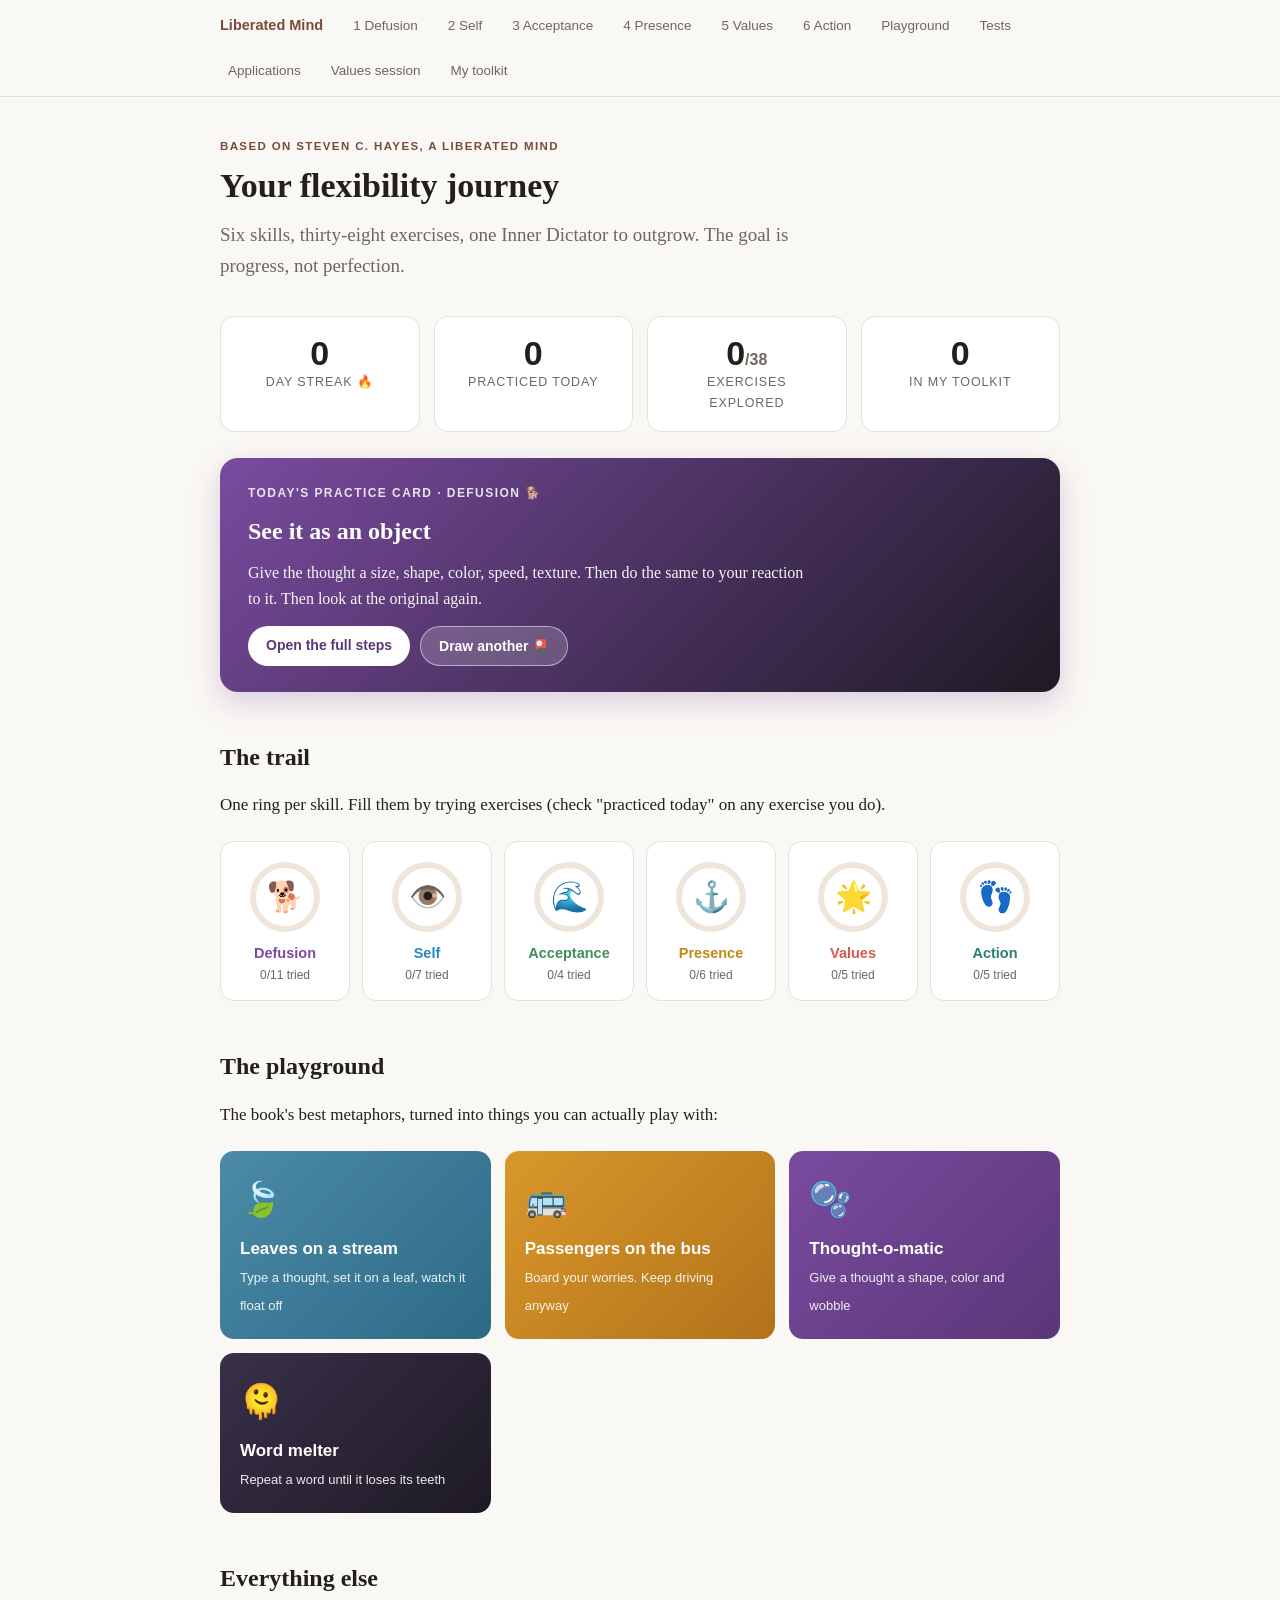
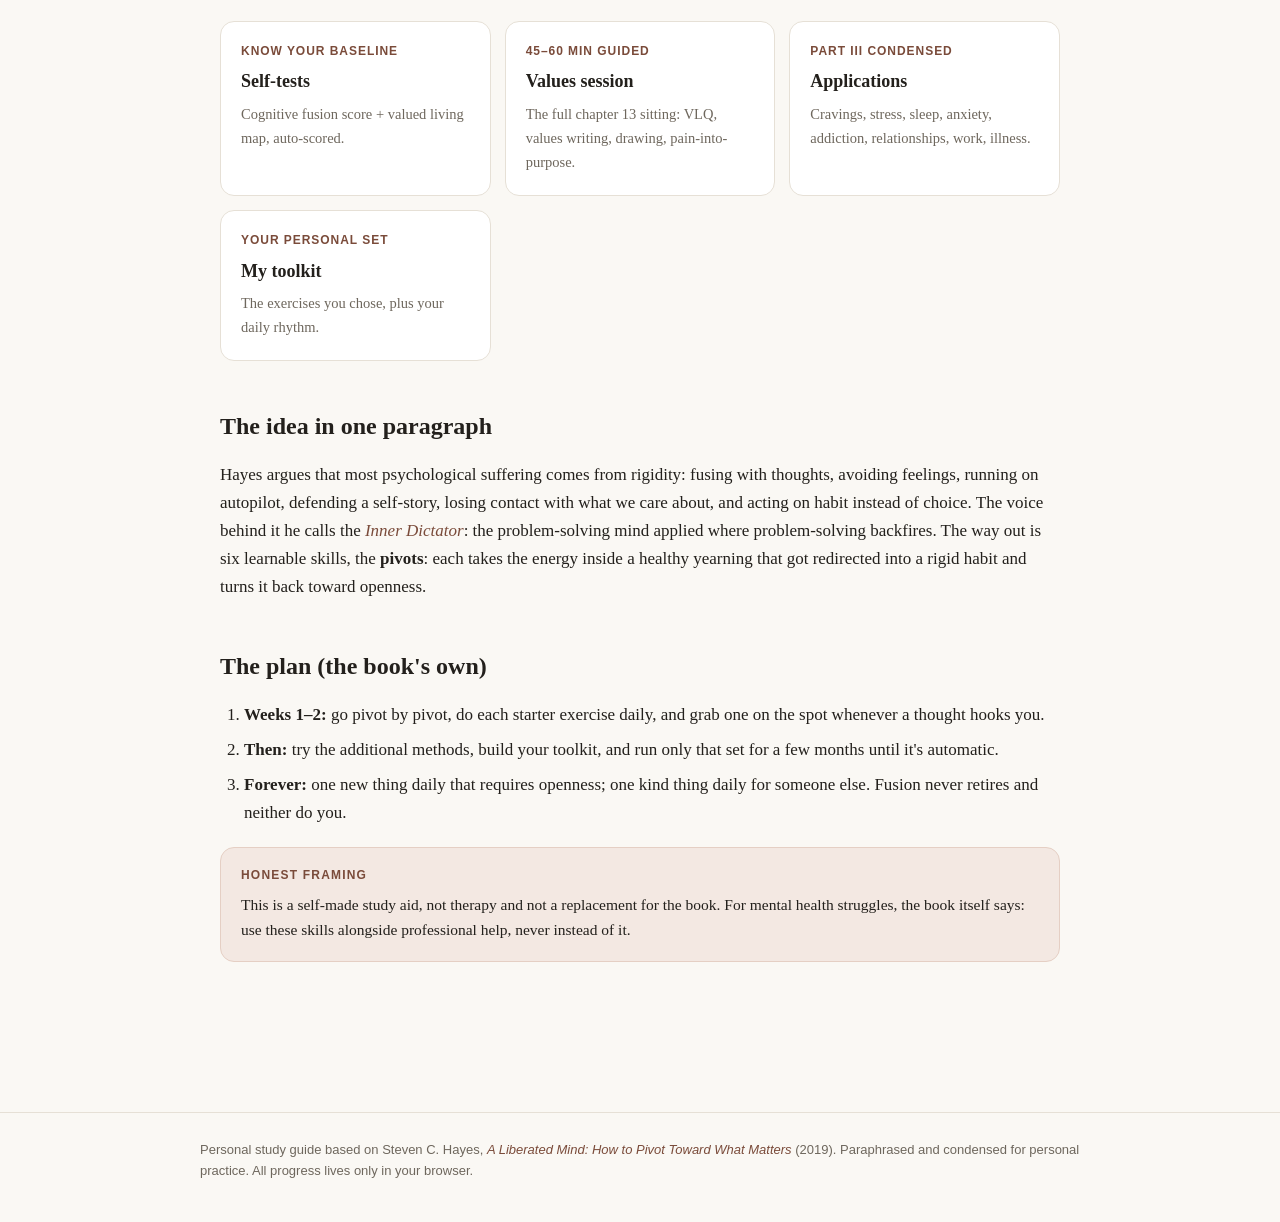
<file: index.html>
<!DOCTYPE html>
<html lang="en">
<head>
<meta charset="utf-8">
<meta name="viewport" content="width=device-width, initial-scale=1">
<title>A Liberated Mind — practice</title>
<link rel="stylesheet" href="css/style.css">
<link rel="icon" href="data:image/svg+xml,<svg xmlns='http://www.w3.org/2000/svg' viewBox='0 0 100 100'><text y='.9em' font-size='90'>🧭</text></svg>">
</head>
<body>
<nav><div class="nav-inner">
  <a class="brand" href="index.html">Liberated Mind</a>
  <a href="defusion.html">1 Defusion</a>
  <a href="self.html">2 Self</a>
  <a href="acceptance.html">3 Acceptance</a>
  <a href="presence.html">4 Presence</a>
  <a href="values.html">5 Values</a>
  <a href="action.html">6 Action</a>
  <a href="play.html">Playground</a>
  <a href="tests.html">Tests</a>
  <a href="life.html">Applications</a>
  <a href="notebook.html">Values session</a>
  <a href="toolkit.html">My toolkit</a>
</div></nav>
<main>
<header class="page">
  <div class="kicker">Based on Steven C. Hayes, A Liberated Mind</div>
  <h1>Your flexibility journey</h1>
  <p class="lede">Six skills, thirty-eight exercises, one Inner Dictator to outgrow. The goal is progress, not perfection.</p>
</header>

<div class="hero-stats">
  <div class="stat"><div class="n" id="st-streak">0</div><div class="l">day streak 🔥</div></div>
  <div class="stat"><div class="n" id="st-today">0</div><div class="l">practiced today</div></div>
  <div class="stat"><div class="n" id="st-tried">0<span style="font-size:16px;color:var(--muted)">/38</span></div><div class="l">exercises explored</div></div>
  <div class="stat"><div class="n" id="st-kit">0</div><div class="l">in my toolkit</div></div>
</div>

<div class="daily-card" id="daily-card">
  <div class="dc-label" id="dc-label">Today's practice card</div>
  <h3 id="dc-name">...</h3>
  <p id="dc-gist">...</p>
  <div class="dc-actions">
    <a id="dc-link" href="#">Open the full steps</a>
    <button id="dc-shuffle">Draw another 🎴</button>
  </div>
</div>

<h2>The trail</h2>
<p>One ring per skill. Fill them by trying exercises (check "practiced today" on any exercise you do).</p>
<div class="trail" id="trail"></div>

<h2>The playground</h2>
<p>The book's best metaphors, turned into things you can actually play with:</p>
<div class="toys">
  <a href="play.html#stream" style="background:linear-gradient(135deg,#4c8ba8,#2c6a86)"><span class="toy-emoji">🍃</span><span class="toy-name">Leaves on a stream</span><span class="toy-sub">Type a thought, set it on a leaf, watch it float off</span></a>
  <a href="play.html#bus" style="background:linear-gradient(135deg,#d9982a,#b3721b)"><span class="toy-emoji">🚌</span><span class="toy-name">Passengers on the bus</span><span class="toy-sub">Board your worries. Keep driving anyway</span></a>
  <a href="play.html#object" style="background:linear-gradient(135deg,#7A4BA0,#5a3778)"><span class="toy-emoji">🫧</span><span class="toy-name">Thought-o-matic</span><span class="toy-sub">Give a thought a shape, color and wobble</span></a>
  <a href="play.html#melt" style="background:linear-gradient(135deg,#39304a,#1e1a24)"><span class="toy-emoji">🫠</span><span class="toy-name">Word melter</span><span class="toy-sub">Repeat a word until it loses its teeth</span></a>
</div>

<h2>Everything else</h2>
<div class="grid">
  <a class="card" href="tests.html"><div class="num">Know your baseline</div><h3>Self-tests</h3><p>Cognitive fusion score + valued living map, auto-scored.</p></a>
  <a class="card" href="notebook.html"><div class="num">45–60 min guided</div><h3>Values session</h3><p>The full chapter 13 sitting: VLQ, values writing, drawing, pain-into-purpose.</p></a>
  <a class="card" href="life.html"><div class="num">Part III condensed</div><h3>Applications</h3><p>Cravings, stress, sleep, anxiety, addiction, relationships, work, illness.</p></a>
  <a class="card" href="toolkit.html"><div class="num">Your personal set</div><h3>My toolkit</h3><p>The exercises you chose, plus your daily rhythm.</p></a>
</div>

<h2>The idea in one paragraph</h2>
<p>Hayes argues that most psychological suffering comes from rigidity: fusing with thoughts, avoiding feelings, running on autopilot, defending a self-story, losing contact with what we care about, and acting on habit instead of choice. The voice behind it he calls the <em>Inner Dictator</em>: the problem-solving mind applied where problem-solving backfires. The way out is six learnable skills, the <strong>pivots</strong>: each takes the energy inside a healthy yearning that got redirected into a rigid habit and turns it back toward openness.</p>

<h2>The plan (the book's own)</h2>
<ol>
  <li><strong>Weeks 1–2:</strong> go pivot by pivot, do each starter exercise daily, and grab one on the spot whenever a thought hooks you.</li>
  <li><strong>Then:</strong> try the additional methods, build your toolkit, and run only that set for a few months until it's automatic.</li>
  <li><strong>Forever:</strong> one new thing daily that requires openness; one kind thing daily for someone else. Fusion never retires and neither do you.</li>
</ol>

<div class="callout warn"><span class="label">Honest framing</span>
This is a self-made study aid, not therapy and not a replacement for the book. For mental health struggles, the book itself says: use these skills alongside professional help, never instead of it.</div>
</main>
<footer><div class="inner">Personal study guide based on Steven C. Hayes, <em>A Liberated Mind: How to Pivot Toward What Matters</em> (2019). Paraphrased and condensed for personal practice. All progress lives only in your browser.</div></footer>
<script src="js/app.js"></script>
<script src="js/data.js"></script>
<script>
/* Stats */
document.getElementById('st-streak').textContent = currentStreak();
document.getElementById('st-today').textContent = LS.get('done-' + new Date().toISOString().slice(0,10), []).length;
const tried = LS.get('tried', []);
document.getElementById('st-tried').firstChild.textContent = tried.length;
document.getElementById('st-kit').textContent = LS.get('toolkit', []).length;

/* Trail rings */
const trail = document.getElementById('trail');
Object.entries(PIVOTS).forEach(([key, p]) => {
  const n = EXERCISES.filter(e => e.pivot === key && tried.includes(e.id)).length;
  const pct = Math.round(n / p.total * 100);
  const C = 2 * Math.PI * 32;
  trail.insertAdjacentHTML('beforeend', `
    <a href="${p.href}">
      <div class="ring">
        <svg width="74" height="74"><circle cx="37" cy="37" r="32" fill="none" stroke="#eee6da" stroke-width="6"/>
        <circle cx="37" cy="37" r="32" fill="none" stroke="${p.color}" stroke-width="6" stroke-linecap="round"
          stroke-dasharray="${C}" stroke-dashoffset="${C * (1 - pct / 100)}"/></svg>
        <div class="emo">${p.emoji}</div>
      </div>
      <div class="t-name" style="color:${p.color}">${p.name}</div>
      <div class="t-pct">${n}/${p.total} tried</div>
    </a>`);
});

/* Daily card: deterministic by date, shuffle for another */
function showCard(ex, label) {
  const p = PIVOTS[ex.pivot];
  document.getElementById('dc-label').textContent = label + ' · ' + p.name + ' ' + p.emoji;
  document.getElementById('dc-name').textContent = ex.name;
  document.getElementById('dc-gist').textContent = ex.gist;
  document.getElementById('dc-link').href = p.href;
  document.getElementById('daily-card').style.background =
    `linear-gradient(135deg, ${p.color}, #1e1a24)`;
}
const daySeed = Math.floor(new Date().getTime() / 86400000);
showCard(EXERCISES[daySeed % EXERCISES.length], "Today's practice card");
document.getElementById('dc-shuffle').addEventListener('click', () => {
  const kit = LS.get('toolkit', []);
  const pool = kit.length >= 3 ? EXERCISES.filter(e => kit.some(k => k.id === e.id)) : EXERCISES;
  showCard(pool[Math.floor(Math.random() * pool.length)], 'Drawn from ' + (pool === EXERCISES ? 'the full deck' : 'your toolkit'));
});
</script>
</body>
</html>
</file>
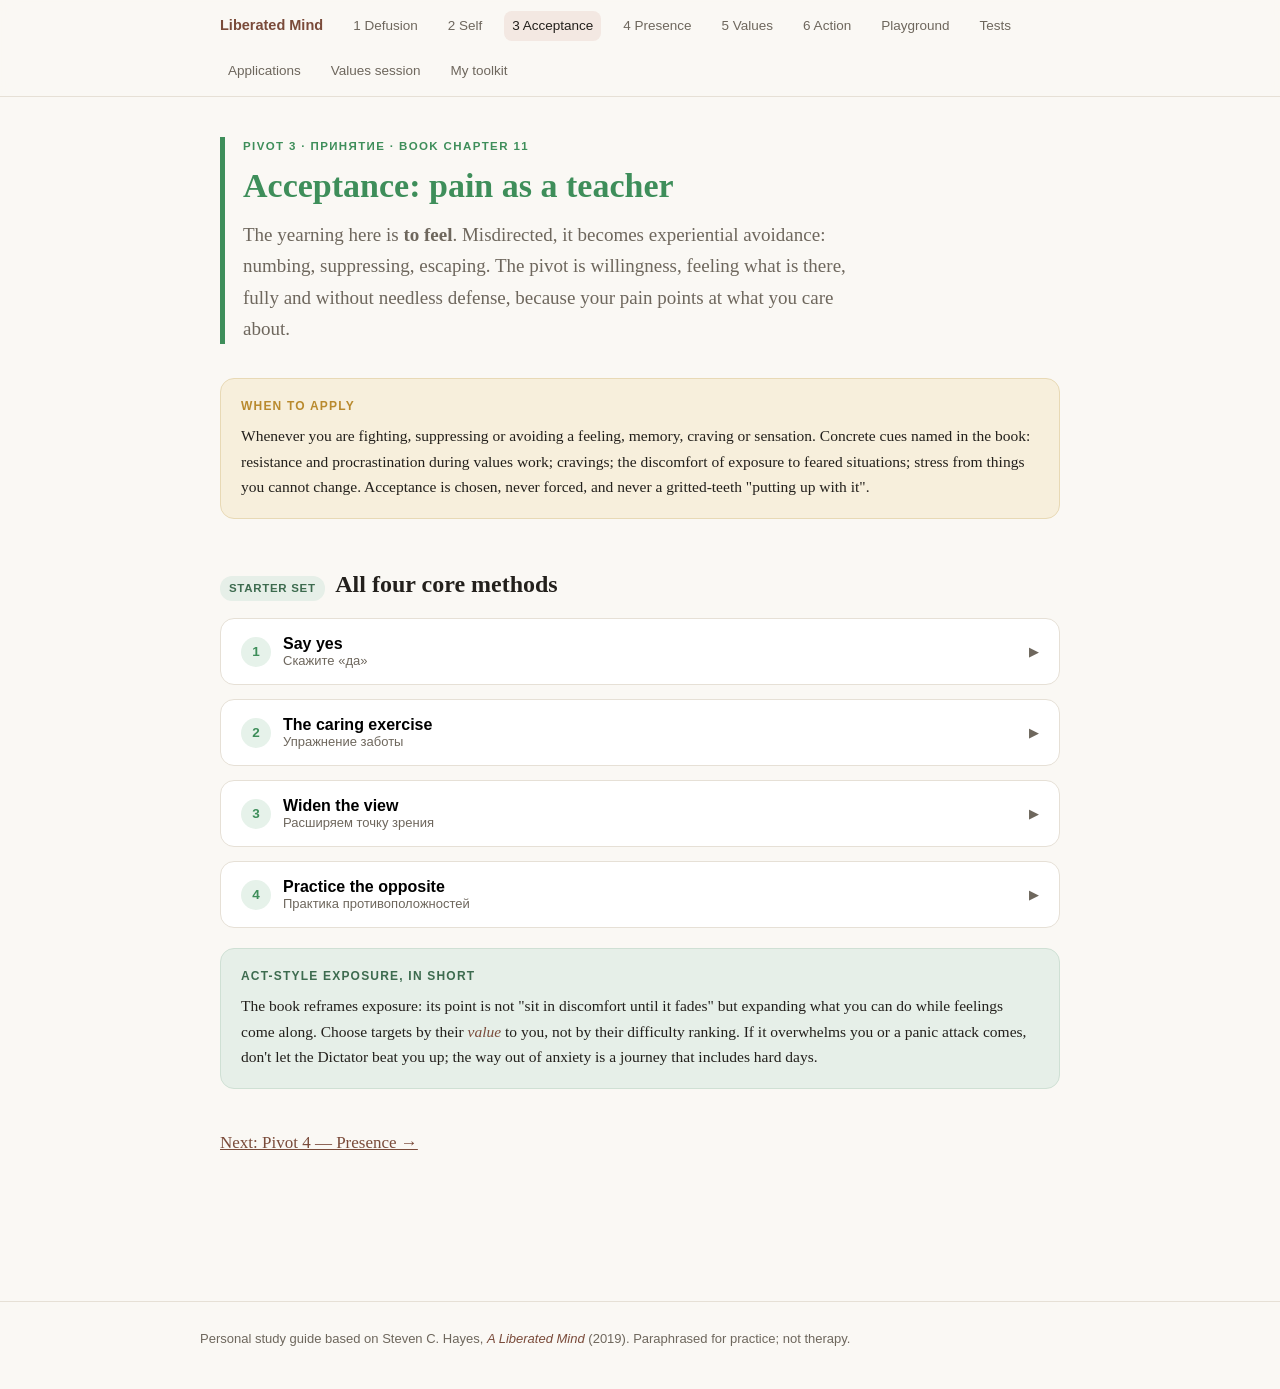
<file: acceptance.html>
<!DOCTYPE html>
<html lang="en">
<head>
<meta charset="utf-8">
<meta name="viewport" content="width=device-width, initial-scale=1">
<title>Pivot 3 — Acceptance</title>
<link rel="stylesheet" href="css/style.css">
<link rel="icon" href="data:image/svg+xml,<svg xmlns='http://www.w3.org/2000/svg' viewBox='0 0 100 100'><text y='.9em' font-size='90'>🧭</text></svg>">
</head>
<body class="pivot-acceptance">
<nav><div class="nav-inner">
  <a class="brand" href="index.html">Liberated Mind</a>
  <a href="defusion.html">1 Defusion</a>
  <a href="self.html">2 Self</a>
  <a href="acceptance.html">3 Acceptance</a>
  <a href="presence.html">4 Presence</a>
  <a href="values.html">5 Values</a>
  <a href="action.html">6 Action</a>
  <a href="play.html">Playground</a>
  <a href="tests.html">Tests</a>
  <a href="life.html">Applications</a>
  <a href="notebook.html">Values session</a>
  <a href="toolkit.html">My toolkit</a>
</div></nav>
<main>
<header class="page">
  <div class="kicker">Pivot 3 · Принятие · book chapter 11</div>
  <h1>Acceptance: pain as a teacher</h1>
  <p class="lede">The yearning here is <strong>to feel</strong>. Misdirected, it becomes experiential avoidance: numbing, suppressing, escaping. The pivot is willingness, feeling what is there, fully and without needless defense, because your pain points at what you care about.</p>
</header>

<div class="callout when"><span class="label">When to apply</span>
Whenever you are fighting, suppressing or avoiding a feeling, memory, craving or sensation. Concrete cues named in the book: resistance and procrastination during values work; cravings; the discomfort of exposure to feared situations; stress from things you cannot change. Acceptance is chosen, never forced, and never a gritted-teeth "putting up with it".</div>

<h2><span class="tag starter">Starter set</span> All four core methods</h2>

<div class="exercise">
  <button><span class="ex-num">1</span><span class="ex-title">Say yes<span class="ex-ru">Скажите «да»</span></span><span class="chev">▶</span></button>
  <div class="ex-body">
    <div class="ex-when">When: the base skill; practice with a room first, then with feelings.</div>
    <ol class="steps">
      <li>Look around the room. Rest your eyes on one object and view it through "no": this is wrong, should change, unacceptable. Move to the next object with the same stance. Continue a few minutes.</li>
      <li>Rescan with "yes": this is okay as it is; it doesn't need to change; I can let it be. A few minutes.</li>
      <li>Pause and compare how the world feels inside "yes" versus inside "no".</li>
      <li>Amplify with posture: during the "yes" cycle, sit or stand open (palms up, head up, arms loose); during "no", close up (arms crossed, head down, jaw and fists clenched). Watch the difference.</li>
      <li>Then run the same cycles on specific thoughts, emotions, urges and memories.</li>
    </ol>
    <p>Over time you start catching your unintentional "no"-postures in daily life and can consciously shift into "yes".</p>
    <div class="ex-actions">
      <button class="btn-toolkit" data-id="a1" data-name="Say yes" data-pivot="Acceptance" data-href="acceptance.html"></button>
      <label class="done-check"><input type="checkbox" data-id="a1"> practiced today</label>
    </div>
  </div>
</div>

<div class="exercise">
  <button><span class="ex-num">2</span><span class="ex-title">The caring exercise<span class="ex-ru">Упражнение заботы</span></span><span class="chev">▶</span></button>
  <div class="ex-body">
    <div class="ex-when">When: a specific feeling or experience is hard to accept. Start small.</div>
    <ol class="steps">
      <li>Pick a feeling you meet with unconstructive resistance.</li>
      <li>For at least one full minute, hold it in one of these metaphorical ways: like a delicate flower in your hand; like a crying child you embrace; like a gravely ill person you sit beside; like a stunning painting you study; like a sobbing infant you carry while walking the room; like a friend you listen to with respect even when it's hard; breathe it in like air; lay down arms against it like a soldier coming home; take it in like a glass of cold water; carry it like a photo in your wallet.</li>
      <li>Rotate through different images and different targets: memories, emotions, cravings, thoughts.</li>
    </ol>
    <p>These work even when the mind protests "I don't know how to do this".</p>
    <div class="ex-actions">
      <button class="btn-toolkit" data-id="a2" data-name="Caring exercise" data-pivot="Acceptance" data-href="acceptance.html"></button>
      <label class="done-check"><input type="checkbox" data-id="a2"> practiced today</label>
    </div>
  </div>
</div>

<div class="exercise">
  <button><span class="ex-num">3</span><span class="ex-title">Widen the view<span class="ex-ru">Расширяем точку зрения</span></span><span class="chev">▶</span></button>
  <div class="ex-body">
    <div class="ex-when">When: a painful experience has narrowed your focus to a single point. Slow exercise; give it 20+ minutes.</div>
    <p>Summon the difficult experience fully, then move through these questions without rushing:</p>
    <ol class="steps">
      <li>Is there a specific bodily sensation tied to it? Can you say "yes" to just that sensation?</li>
      <li>Did anyone in your family struggle with something similar? Can you recall it and view their struggle with compassion?</li>
      <li>Is there a specific thought attached? Can you say "yes" to it as just a thought, dropping the fight?</li>
      <li>From a wiser future, is there something to learn inside this experience? Don't force an answer; look softly.</li>
      <li>What does this pain say about what you value? Your values hide inside your hurts.</li>
      <li>If this experience happened to the hero of a book you're writing, how could the hero grow wiser and stronger through it?</li>
      <li>Are there other memories connected to it? Can you say "yes" to one more?</li>
      <li>If you blame someone for it: have you ever done anything similar, even in miniature?</li>
      <li>If someone you love struggled with this, what would you feel toward them? What would you advise them?</li>
      <li>What would you have to let go of to be free of the struggle? Is there a "no" you are holding onto? Feel for the answer instead of reasoning to it.</li>
      <li>If you could feel this without defenses, what would you be able to do with your life? Let yourself imagine taking the experience along on an adventure.</li>
    </ol>
    <div class="ex-actions">
      <button class="btn-toolkit" data-id="a3" data-name="Widen the view" data-pivot="Acceptance" data-href="acceptance.html"></button>
      <label class="done-check"><input type="checkbox" data-id="a3"> practiced today</label>
    </div>
  </div>
</div>

<div class="exercise">
  <button><span class="ex-num">4</span><span class="ex-title">Practice the opposite<span class="ex-ru">Практика противоположностей</span></span><span class="chev">▶</span></button>
  <div class="ex-body">
    <div class="ex-when">When: more advanced; whenever the mind says "don't do that / don't go there". Turns fear into playful, chosen exposure.</div>
    <ol class="steps">
      <li>Ask: where does my mind say we cannot go? What does it forbid?</li>
      <li>By choice, do exactly that thing (the book's example from exposure work in a mall: "we can't go up the escalator" → go up the escalator).</li>
      <li>Never force it. If one option is too hard today, pick an easier one and keep the hard one on the list for later.</li>
    </ol>
    <p>Like a first zipline ride: starting is usually enough for fear to flip into the feeling of life expanding. The book reports clients reclaiming territory they had not entered in years.</p>
    <div class="ex-actions">
      <button class="btn-toolkit" data-id="a4" data-name="Practice the opposite" data-pivot="Acceptance" data-href="acceptance.html"></button>
      <label class="done-check"><input type="checkbox" data-id="a4"> practiced today</label>
    </div>
  </div>
</div>

<div class="callout tip"><span class="label">ACT-style exposure, in short</span>
The book reframes exposure: its point is not "sit in discomfort until it fades" but expanding what you can do while feelings come along. Choose targets by their <em>value</em> to you, not by their difficulty ranking. If it overwhelms you or a panic attack comes, don't let the Dictator beat you up; the way out of anxiety is a journey that includes hard days.</div>

<p style="margin-top:40px"><a href="presence.html">Next: Pivot 4 — Presence →</a></p>
</main>
<footer><div class="inner">Personal study guide based on Steven C. Hayes, <em>A Liberated Mind</em> (2019). Paraphrased for practice; not therapy.</div></footer>
<script src="js/app.js"></script>
</body>
</html>
</file>
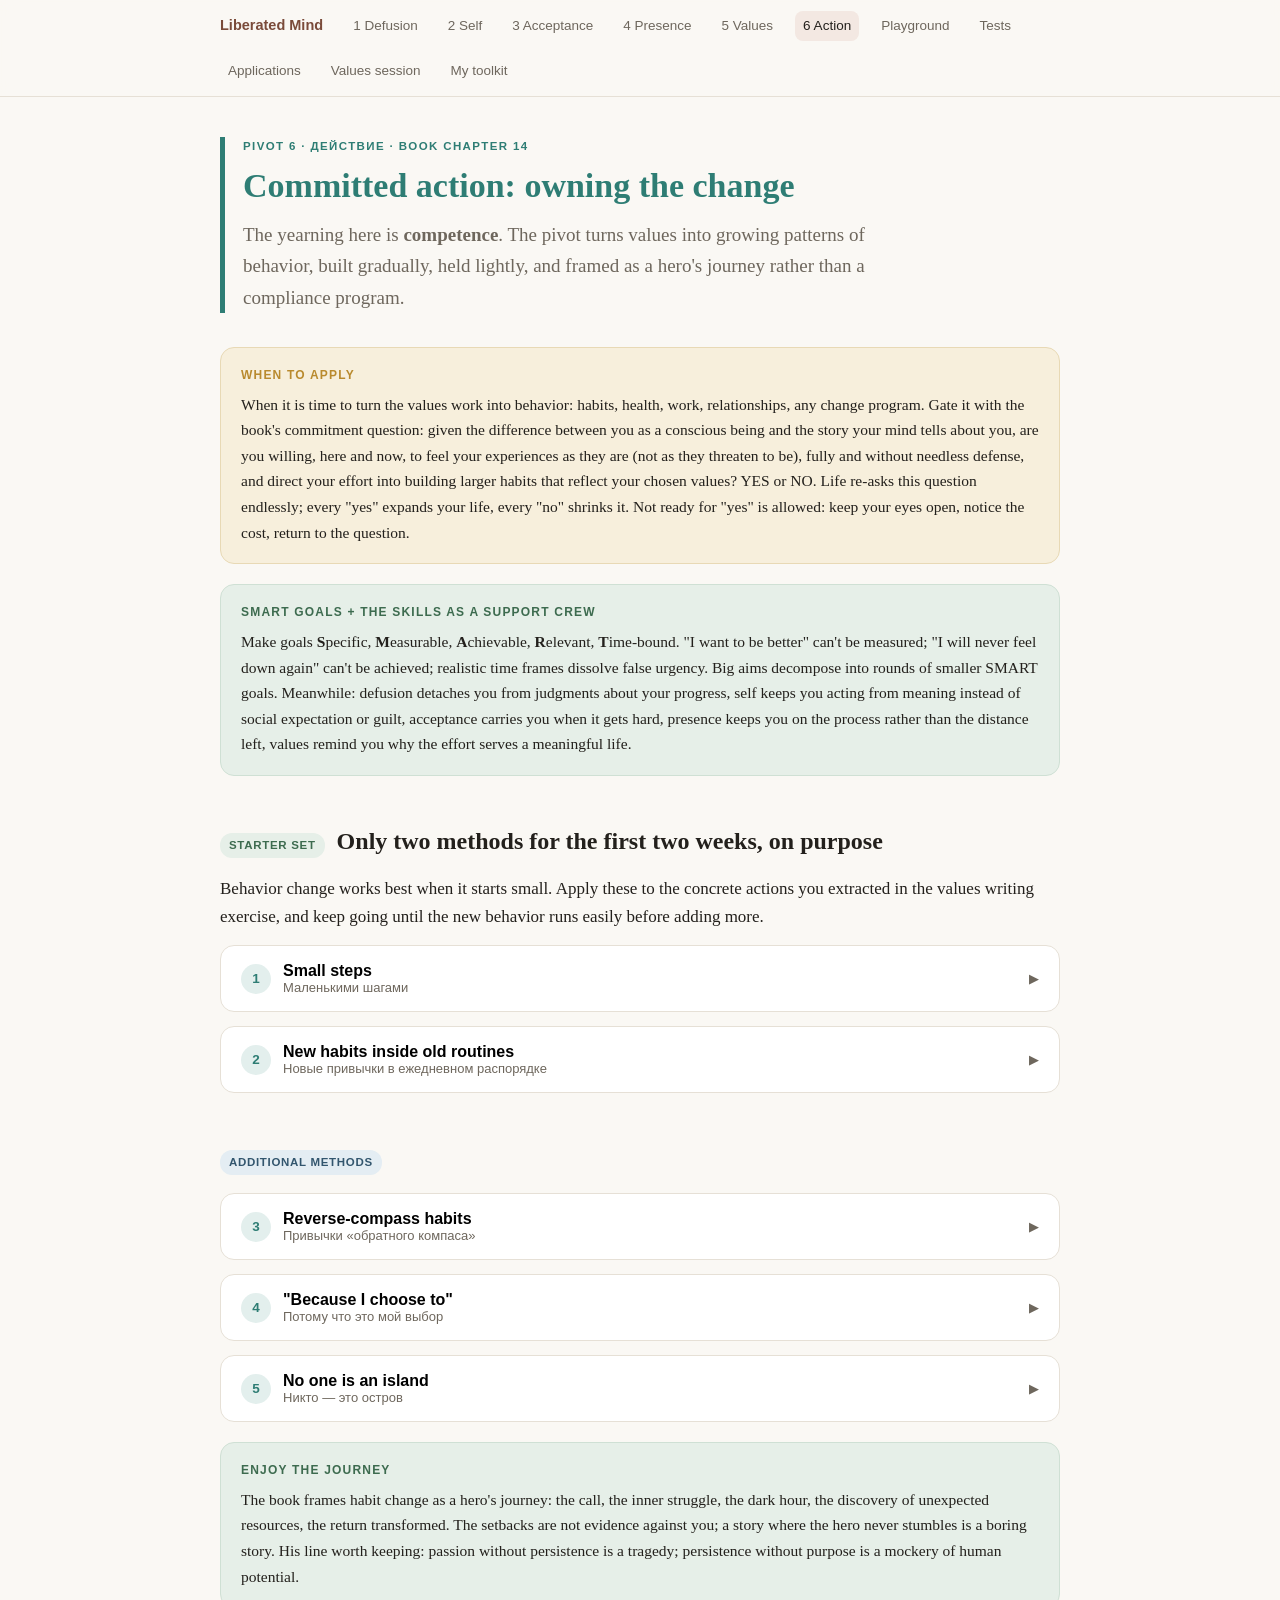
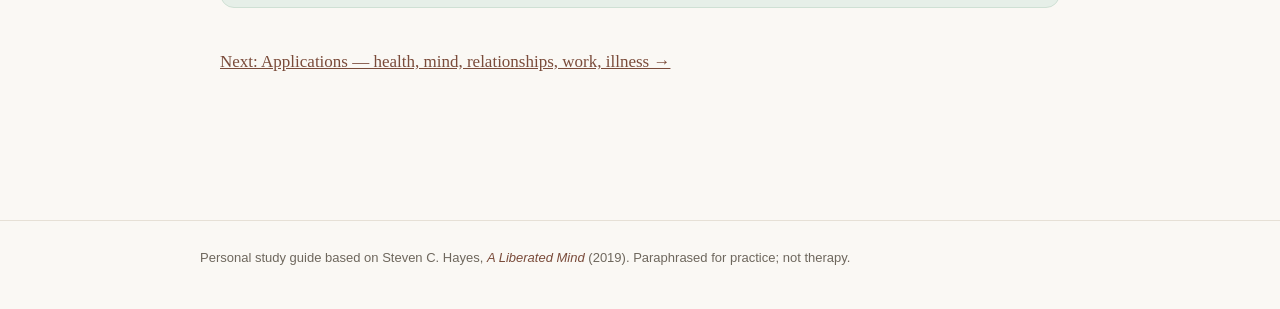
<file: action.html>
<!DOCTYPE html>
<html lang="en">
<head>
<meta charset="utf-8">
<meta name="viewport" content="width=device-width, initial-scale=1">
<title>Pivot 6 — Action</title>
<link rel="stylesheet" href="css/style.css">
<link rel="icon" href="data:image/svg+xml,<svg xmlns='http://www.w3.org/2000/svg' viewBox='0 0 100 100'><text y='.9em' font-size='90'>🧭</text></svg>">
</head>
<body class="pivot-action">
<nav><div class="nav-inner">
  <a class="brand" href="index.html">Liberated Mind</a>
  <a href="defusion.html">1 Defusion</a>
  <a href="self.html">2 Self</a>
  <a href="acceptance.html">3 Acceptance</a>
  <a href="presence.html">4 Presence</a>
  <a href="values.html">5 Values</a>
  <a href="action.html">6 Action</a>
  <a href="play.html">Playground</a>
  <a href="tests.html">Tests</a>
  <a href="life.html">Applications</a>
  <a href="notebook.html">Values session</a>
  <a href="toolkit.html">My toolkit</a>
</div></nav>
<main>
<header class="page">
  <div class="kicker">Pivot 6 · Действие · book chapter 14</div>
  <h1>Committed action: owning the change</h1>
  <p class="lede">The yearning here is <strong>competence</strong>. The pivot turns values into growing patterns of behavior, built gradually, held lightly, and framed as a hero's journey rather than a compliance program.</p>
</header>

<div class="callout when"><span class="label">When to apply</span>
When it is time to turn the values work into behavior: habits, health, work, relationships, any change program. Gate it with the book's commitment question: given the difference between you as a conscious being and the story your mind tells about you, are you willing, here and now, to feel your experiences as they are (not as they threaten to be), fully and without needless defense, and direct your effort into building larger habits that reflect your chosen values? YES or NO. Life re-asks this question endlessly; every "yes" expands your life, every "no" shrinks it. Not ready for "yes" is allowed: keep your eyes open, notice the cost, return to the question.</div>

<div class="callout tip"><span class="label">SMART goals + the skills as a support crew</span>
Make goals <strong>S</strong>pecific, <strong>M</strong>easurable, <strong>A</strong>chievable, <strong>R</strong>elevant, <strong>T</strong>ime-bound. "I want to be better" can't be measured; "I will never feel down again" can't be achieved; realistic time frames dissolve false urgency. Big aims decompose into rounds of smaller SMART goals. Meanwhile: defusion detaches you from judgments about your progress, self keeps you acting from meaning instead of social expectation or guilt, acceptance carries you when it gets hard, presence keeps you on the process rather than the distance left, values remind you why the effort serves a meaningful life.</div>

<h2><span class="tag starter">Starter set</span> Only two methods for the first two weeks, on purpose</h2>
<p>Behavior change works best when it starts small. Apply these to the concrete actions you extracted in the values writing exercise, and keep going until the new behavior runs easily before adding more.</p>

<div class="exercise">
  <button><span class="ex-num">1</span><span class="ex-title">Small steps<span class="ex-ru">Маленькими шагами</span></span><span class="chev">▶</span></button>
  <div class="ex-body">
    <div class="ex-when">When: starting any new values-based behavior.</div>
    <ol class="steps">
      <li>Choose the smallest quick step toward the behavior (want to read more and watch less TV? Start with 30 minutes of reading after work instead of TV).</li>
      <li>If even that wobbles, shrink it further (cut just one show you don't even respect).</li>
      <li>Size does not matter; reliable progress does. Behavior renews itself, so small consistent changes compound into large ones.</li>
    </ol>
    <p>The book's stated exception: some canyons cannot be crossed in two jumps. If a well-designed gradual approach to an addiction has failed, the right commitment may be full sobriety at once. Fit the method to the task.</p>
    <div class="ex-actions">
      <button class="btn-toolkit" data-id="c1" data-name="Small steps" data-pivot="Action" data-href="action.html"></button>
      <label class="done-check"><input type="checkbox" data-id="c1"> practiced today</label>
    </div>
  </div>
</div>

<div class="exercise">
  <button><span class="ex-num">2</span><span class="ex-title">New habits inside old routines<span class="ex-ru">Новые привычки в ежедневном распорядке</span></span><span class="chev">▶</span></button>
  <div class="ex-body">
    <div class="ex-when">When: making a new behavior stick.</div>
    <ol class="steps">
      <li>Attach the new behavior to something you already do daily; pairing habits is far easier than swapping them.</li>
      <li>Examples from the book: an apple with the first sip of morning coffee (instead of the wake-up cookie); 30 minutes of email triage during that same coffee, instead of a fragile "answer everything every day" rule.</li>
    </ol>
    <div class="ex-actions">
      <button class="btn-toolkit" data-id="c2" data-name="Habits inside routines" data-pivot="Action" data-href="action.html"></button>
      <label class="done-check"><input type="checkbox" data-id="c2"> practiced today</label>
    </div>
  </div>
</div>

<h2><span class="tag extra">Additional methods</span></h2>

<div class="exercise">
  <button><span class="ex-num">3</span><span class="ex-title">Reverse-compass habits<span class="ex-ru">Привычки «обратного компаса»</span></span><span class="chev">▶</span></button>
  <div class="ex-body">
    <div class="ex-when">When: the mind issues commands you'd rather not obey (obsessive worries, avoidance pulls, procrastination).</div>
    <ol class="steps">
      <li>When an intrusive command grips you, do a small deliberate opposite. Hayes' own example: gripped by a contamination thought at a door handle, he would hold the handle and then touch his face. A few reps and the thought loses its force.</li>
      <li>Sanity limits apply (he wouldn't do it in a genuinely filthy bathroom), and the reverse actions must not become compulsions themselves.</li>
      <li>For procrastination: a few minutes of work on the avoided task re-opens the energy to continue the same day.</li>
      <li>To stop a behavior (nail-biting), combine with habit replacement: notice the urge, then run a competing action (pick up and hold a pen). The book notes replacement works better when combined with ACT.</li>
    </ol>
    <div class="ex-actions">
      <button class="btn-toolkit" data-id="c3" data-name="Reverse-compass habits" data-pivot="Action" data-href="action.html"></button>
      <label class="done-check"><input type="checkbox" data-id="c3"> practiced today</label>
    </div>
  </div>
</div>

<div class="exercise">
  <button><span class="ex-num">4</span><span class="ex-title">"Because I choose to"<span class="ex-ru">Потому что это мой выбор</span></span><span class="chev">▶</span></button>
  <div class="ex-body">
    <div class="ex-when">When: building trust in your own commitments and starving guilt-driven motivation.</div>
    <ol class="steps">
      <li>Always keep one hard commitment running that you do for no reason at all, "just because I decided". Start small.</li>
      <li>Book examples: a week without a favorite food; a month of going to bed and waking an hour earlier; wearing something mildly embarrassing weekly. Hayes once did a year without dessert precisely <em>because</em> it wasn't important.</li>
      <li>Watch the Dictator try to convert the commitment into "should", "I'm bad if I fail", "I'll feel guilty". Doing it "just because" keeps you conscious while those motivators surface.</li>
    </ol>
    <p>The payoff he reports: coming to believe you will do what you promised yourself, which is worth a lot on its own.</p>
    <div class="ex-actions">
      <button class="btn-toolkit" data-id="c4" data-name="Because I choose to" data-pivot="Action" data-href="action.html"></button>
      <label class="done-check"><input type="checkbox" data-id="c4"> practiced today</label>
    </div>
  </div>
</div>

<div class="exercise">
  <button><span class="ex-num">5</span><span class="ex-title">No one is an island<span class="ex-ru">Никто — это остров</span></span><span class="chev">▶</span></button>
  <div class="ex-body">
    <div class="ex-when">When: a commitment needs staying power.</div>
    <ol class="steps">
      <li>Make the commitment shared or public; witnessed commitments hold better (the book compares it to wedding vows).</li>
      <li>Watch the mind's trick of shifting responsibility to the witnesses ("now <em>they</em> should keep me honest"); use the skills to keep ownership.</li>
      <li>Frame the share as part of your larger mission, an exchange of care rather than a request for policing. Best case: friends who know the pivots can gently flag when you are hooked, avoiding, or wrapped in your story.</li>
      <li>Remember the ripple: your behavior patterns propagate to family, friends, and their friends. Many people have a stake in your success.</li>
    </ol>
    <div class="ex-actions">
      <button class="btn-toolkit" data-id="c5" data-name="No one is an island" data-pivot="Action" data-href="action.html"></button>
      <label class="done-check"><input type="checkbox" data-id="c5"> practiced today</label>
    </div>
  </div>
</div>

<div class="callout tip"><span class="label">Enjoy the journey</span>
The book frames habit change as a hero's journey: the call, the inner struggle, the dark hour, the discovery of unexpected resources, the return transformed. The setbacks are not evidence against you; a story where the hero never stumbles is a boring story. His line worth keeping: passion without persistence is a tragedy; persistence without purpose is a mockery of human potential.</div>

<p style="margin-top:40px"><a href="life.html">Next: Applications — health, mind, relationships, work, illness →</a></p>
</main>
<footer><div class="inner">Personal study guide based on Steven C. Hayes, <em>A Liberated Mind</em> (2019). Paraphrased for practice; not therapy.</div></footer>
<script src="js/app.js"></script>
</body>
</html>
</file>
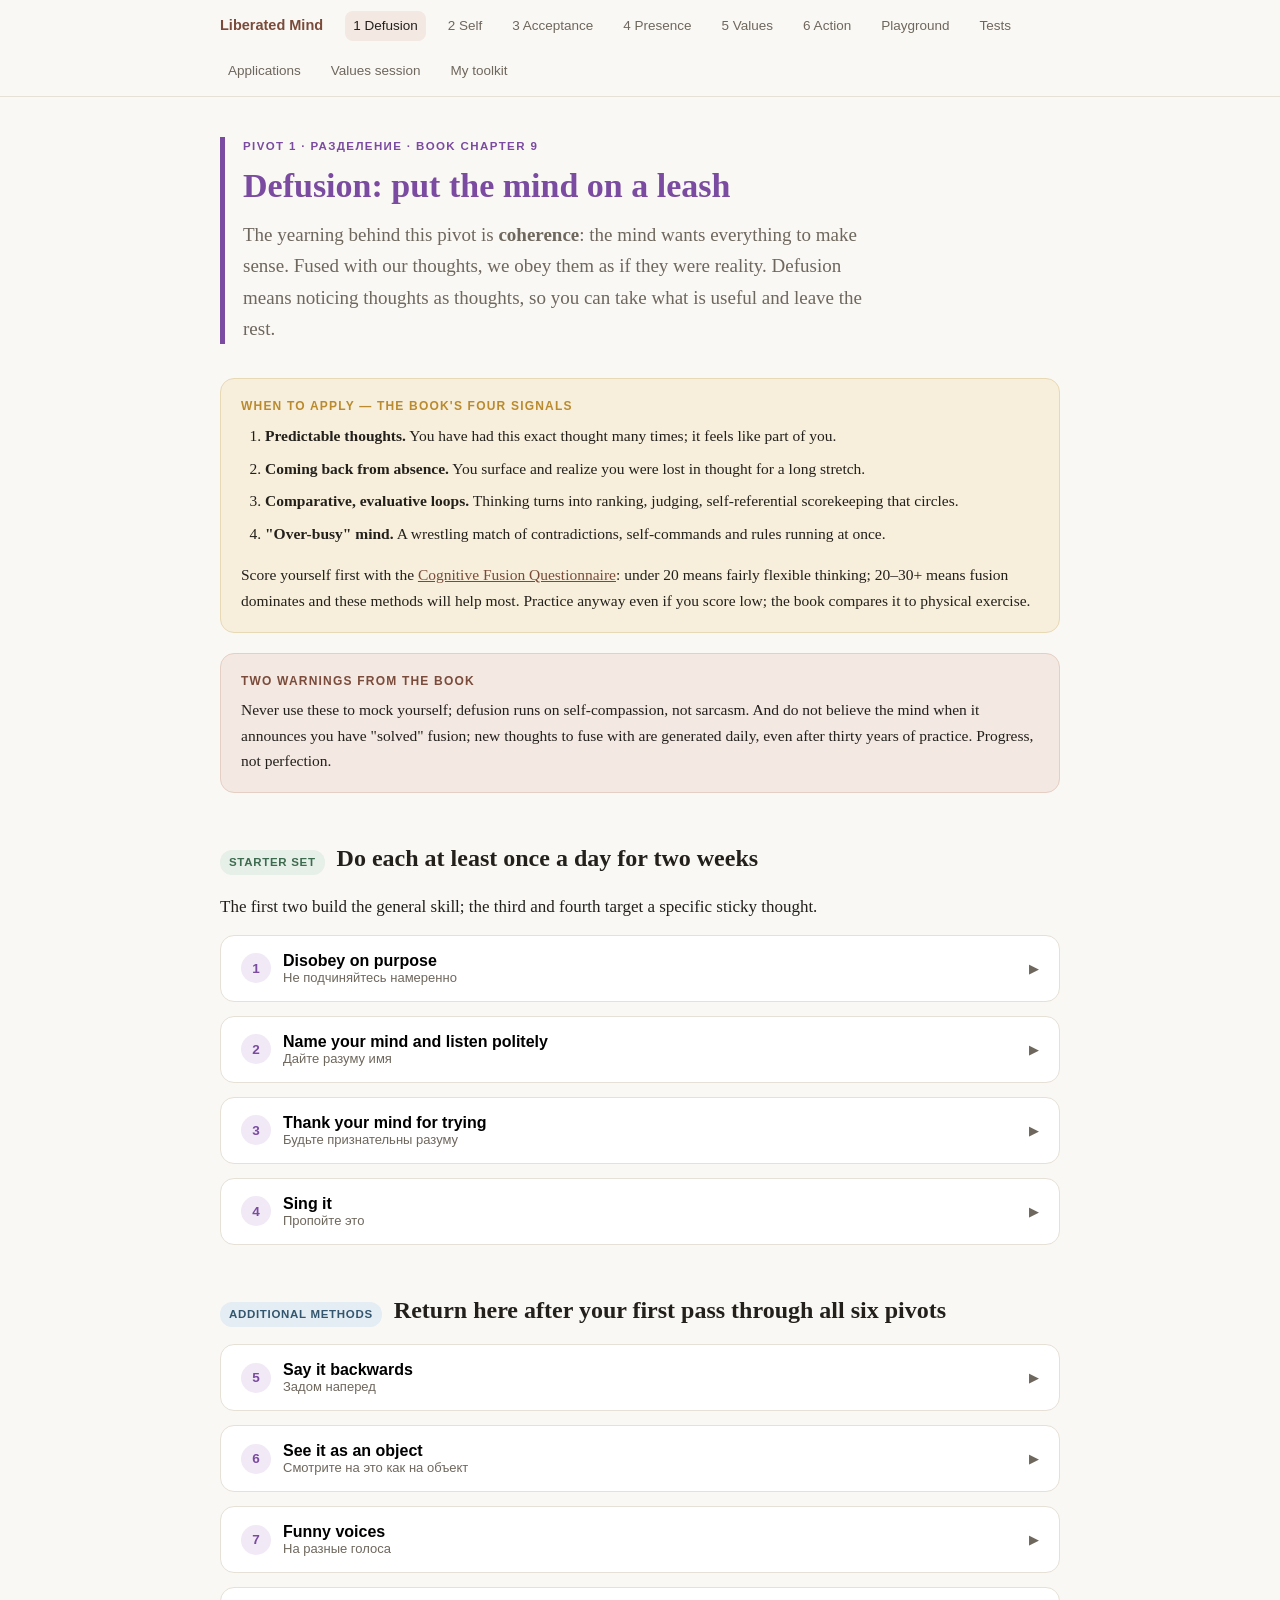
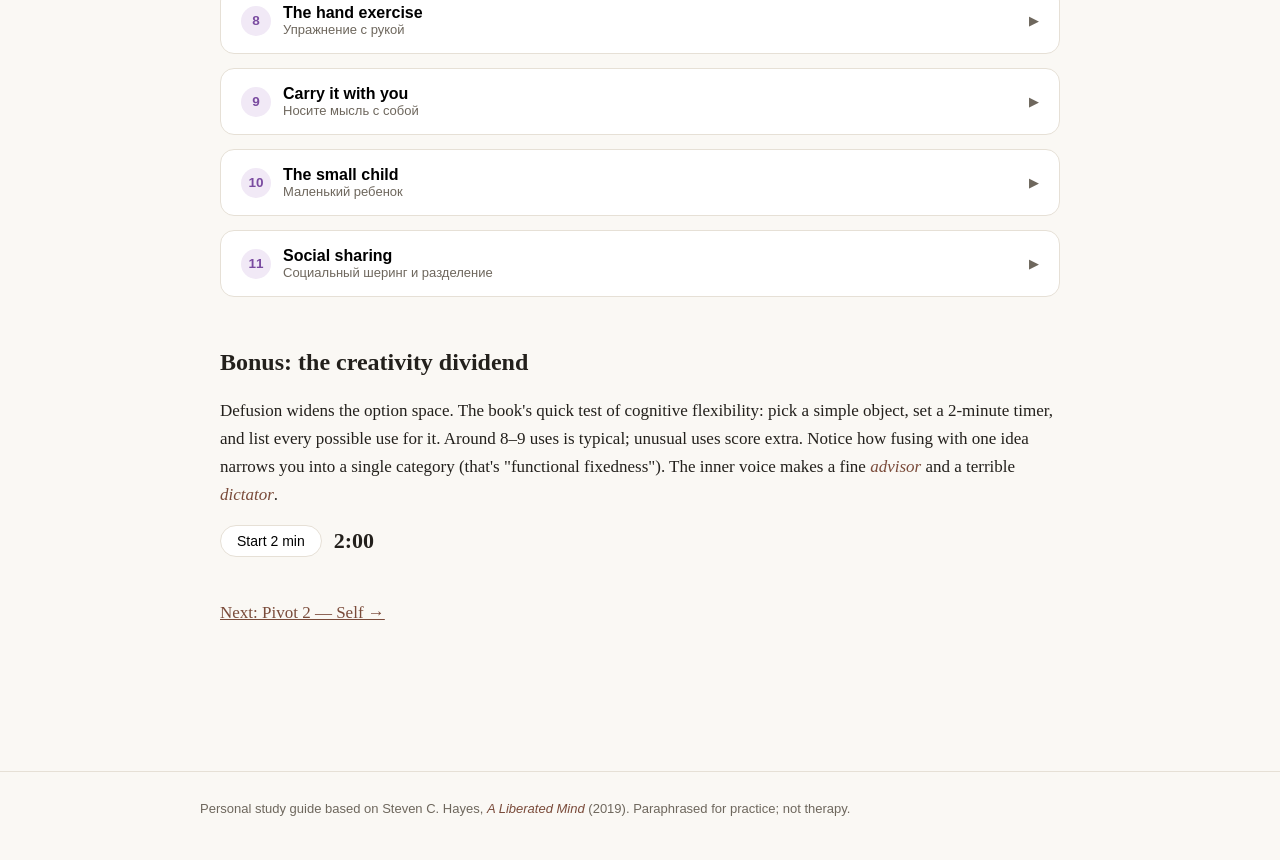
<file: defusion.html>
<!DOCTYPE html>
<html lang="en">
<head>
<meta charset="utf-8">
<meta name="viewport" content="width=device-width, initial-scale=1">
<title>Pivot 1 — Defusion</title>
<link rel="stylesheet" href="css/style.css">
<link rel="icon" href="data:image/svg+xml,<svg xmlns='http://www.w3.org/2000/svg' viewBox='0 0 100 100'><text y='.9em' font-size='90'>🧭</text></svg>">
</head>
<body class="pivot-defusion">
<nav><div class="nav-inner">
  <a class="brand" href="index.html">Liberated Mind</a>
  <a href="defusion.html">1 Defusion</a>
  <a href="self.html">2 Self</a>
  <a href="acceptance.html">3 Acceptance</a>
  <a href="presence.html">4 Presence</a>
  <a href="values.html">5 Values</a>
  <a href="action.html">6 Action</a>
  <a href="play.html">Playground</a>
  <a href="tests.html">Tests</a>
  <a href="life.html">Applications</a>
  <a href="notebook.html">Values session</a>
  <a href="toolkit.html">My toolkit</a>
</div></nav>
<main>
<header class="page">
  <div class="kicker">Pivot 1 · Разделение · book chapter 9</div>
  <h1>Defusion: put the mind on a leash</h1>
  <p class="lede">The yearning behind this pivot is <strong>coherence</strong>: the mind wants everything to make sense. Fused with our thoughts, we obey them as if they were reality. Defusion means noticing thoughts as thoughts, so you can take what is useful and leave the rest.</p>
</header>

<div class="callout when"><span class="label">When to apply — the book's four signals</span>
<ol>
  <li><strong>Predictable thoughts.</strong> You have had this exact thought many times; it feels like part of you.</li>
  <li><strong>Coming back from absence.</strong> You surface and realize you were lost in thought for a long stretch.</li>
  <li><strong>Comparative, evaluative loops.</strong> Thinking turns into ranking, judging, self-referential scorekeeping that circles.</li>
  <li><strong>"Over-busy" mind.</strong> A wrestling match of contradictions, self-commands and rules running at once.</li>
</ol>
Score yourself first with the <a href="tests.html#cfq">Cognitive Fusion Questionnaire</a>: under 20 means fairly flexible thinking; 20–30+ means fusion dominates and these methods will help most. Practice anyway even if you score low; the book compares it to physical exercise.</div>

<div class="callout warn"><span class="label">Two warnings from the book</span>
Never use these to mock yourself; defusion runs on self-compassion, not sarcasm. And do not believe the mind when it announces you have "solved" fusion; new thoughts to fuse with are generated daily, even after thirty years of practice. Progress, not perfection.</div>

<h2><span class="tag starter">Starter set</span> Do each at least once a day for two weeks</h2>
<p>The first two build the general skill; the third and fourth target a specific sticky thought.</p>

<div class="exercise">
  <button><span class="ex-num">1</span><span class="ex-title">Disobey on purpose<span class="ex-ru">Не подчиняйтесь намеренно</span></span><span class="chev">▶</span></button>
  <div class="ex-body">
    <div class="ex-when">When: anytime, as a daily demonstration that the mind's power over behavior is an illusion.</div>
    <ol class="steps">
      <li>Stand up and walk slowly around the room.</li>
      <li>While walking, say out loud, clearly, five or six times: <em>"I cannot walk around this room."</em></li>
      <li>Keep walking the whole time. Then sit down.</li>
    </ol>
    <p>It feels silly and tiny, and that is the point: you just said one thing and did the opposite. The book cites a lab study where this one move raised tolerance of experimentally induced pain by roughly 40%. You can fold micro-versions into daily life ("I cannot type this sentence...").</p>
    <div class="ex-actions">
      <button class="btn-toolkit" data-id="d1" data-name="Disobey on purpose" data-pivot="Defusion" data-href="defusion.html"></button>
      <label class="done-check"><input type="checkbox" data-id="d1"> practiced today</label>
    </div>
  </div>
</div>

<div class="exercise">
  <button><span class="ex-num">2</span><span class="ex-title">Name your mind and listen politely<span class="ex-ru">Дайте разуму имя</span></span><span class="chev">▶</span></button>
  <div class="ex-body">
    <div class="ex-when">When: daily, and whenever the inner voice starts dictating.</div>
    <ol class="steps">
      <li>Give your mind a name. Any name. (Hayes calls his "George".)</li>
      <li>Greet it by name, as if you were just introduced at a dinner party. Silently if people are around.</li>
      <li>From now on, treat its output the way you treat another person talking: you can listen politely and still not agree, and you don't need to win the argument.</li>
    </ol>
    <p>If the mind has a name, it is not the same thing as you. That gap is the skill.</p>
    <div class="ex-actions">
      <button class="btn-toolkit" data-id="d2" data-name="Name your mind" data-pivot="Defusion" data-href="defusion.html"></button>
      <label class="done-check"><input type="checkbox" data-id="d2"> practiced today</label>
    </div>
  </div>
</div>

<div class="exercise">
  <button><span class="ex-num">3</span><span class="ex-title">Thank your mind for trying<span class="ex-ru">Будьте признательны разуму</span></span><span class="chev">▶</span></button>
  <div class="ex-body">
    <div class="ex-when">When: a specific problem-solving loop or worry starts chattering.</div>
    <ol class="steps">
      <li>Listen to the thought for a moment.</li>
      <li>Answer sincerely: "Thanks for that thought, George. Really, thanks. I see you are trying to help, and I've got this."</li>
      <li>The mind will likely fire back "this is stupid, it won't work". Thank it again for that one too.</li>
      <li>Optionally ask, with flat curiosity: "Anything else you'd like to add?"</li>
    </ol>
    <p>Sincerity matters: if you say it with contempt, the mind just re-engages the problem-solving script.</p>
    <div class="ex-actions">
      <button class="btn-toolkit" data-id="d3" data-name="Thank your mind" data-pivot="Defusion" data-href="defusion.html"></button>
      <label class="done-check"><input type="checkbox" data-id="d3"> practiced today</label>
    </div>
  </div>
</div>

<div class="exercise">
  <button><span class="ex-num">4</span><span class="ex-title">Sing it<span class="ex-ru">Пропойте это</span></span><span class="chev">▶</span></button>
  <div class="ex-body">
    <div class="ex-when">When: a truly sticky, recurring thought has its hooks in you.</div>
    <ol class="steps">
      <li>Turn the thought into one sentence.</li>
      <li>Sing it to any melody (default suggestion: "Happy Birthday"). Out loud if alone, silently in company.</li>
      <li>Try different melodies, fast and slow.</li>
    </ol>
    <p>Success is not the thought going away or becoming unbelievable. Success is seeing it as a thought, a bit more clearly.</p>
    <div class="ex-actions">
      <button class="btn-toolkit" data-id="d4" data-name="Sing it" data-pivot="Defusion" data-href="defusion.html"></button>
      <label class="done-check"><input type="checkbox" data-id="d4"> practiced today</label>
    </div>
  </div>
</div>

<h2><span class="tag extra">Additional methods</span> Return here after your first pass through all six pivots</h2>

<div class="exercise">
  <button><span class="ex-num">5</span><span class="ex-title">Say it backwards<span class="ex-ru">Задом наперед</span></span><span class="chev">▶</span></button>
  <div class="ex-body">
    <div class="ex-when">When: one loaded negative word sits at the core of a recurring thought.</div>
    <ol class="steps">
      <li>Find the key negative word (e.g. "stupid").</li>
      <li>Say it reversed ("diputs") and notice the oddness.</li>
    </ol>
    <p>The strange interruption reminds you that you are looking <em>at</em> a thought instead of <em>from</em> it.</p>
    <div class="ex-actions">
      <button class="btn-toolkit" data-id="d5" data-name="Say it backwards" data-pivot="Defusion" data-href="defusion.html"></button>
      <label class="done-check"><input type="checkbox" data-id="d5"> practiced today</label>
    </div>
  </div>
</div>

<div class="exercise">
  <button><span class="ex-num">6</span><span class="ex-title">See it as an object<span class="ex-ru">Смотрите на это как на объект</span></span><span class="chev">▶</span></button>
  <div class="ex-body">
    <div class="ex-when">When: a thought stays powerful and close.</div>
    <ol class="steps">
      <li>Place the thought in front of you and interview it: if it had a size, how big? A shape? A color? A speed? A strength? A surface texture? A consistency?</li>
      <li>If its grip has not loosened, switch target: pick your main <em>reaction</em> to the thought (a judgment, a prediction, "I hate this"), set the original thought aside, and ask the same questions about the reaction.</li>
      <li>Return to the first thought and re-check its size, shape, color, speed. It has often changed beyond recognition.</li>
    </ol>
    <div class="ex-actions">
      <button class="btn-toolkit" data-id="d6" data-name="See it as an object" data-pivot="Defusion" data-href="defusion.html"></button>
      <label class="done-check"><input type="checkbox" data-id="d6"> practiced today</label>
    </div>
  </div>
</div>

<div class="exercise">
  <button><span class="ex-num">7</span><span class="ex-title">Funny voices<span class="ex-ru">На разные голоса</span></span><span class="chev">▶</span></button>
  <div class="ex-body">
    <div class="ex-when">When: a hard thought needs distance fast.</div>
    <ol class="steps">
      <li>Say the thought out loud in another voice: a cartoon character, a politician you don't admire, a movie star.</li>
      <li>Try several voices.</li>
    </ol>
    <p>Hard rule: the voices are for seeing the thought from outside, never for ridiculing yourself.</p>
    <div class="ex-actions">
      <button class="btn-toolkit" data-id="d7" data-name="Funny voices" data-pivot="Defusion" data-href="defusion.html"></button>
      <label class="done-check"><input type="checkbox" data-id="d7"> practiced today</label>
    </div>
  </div>
</div>

<div class="exercise">
  <button><span class="ex-num">8</span><span class="ex-title">The hand exercise<span class="ex-ru">Упражнение с рукой</span></span><span class="chev">▶</span></button>
  <div class="ex-body">
    <div class="ex-when">When: you need a physical metaphor for what fusion is doing to you.</div>
    <ol class="steps">
      <li>Imagine writing the thought on your palm.</li>
      <li>Press the palm against your face: you can see nothing else. That is fusion.</li>
      <li>Hold it at arm's length in front of you: other things become visible.</li>
      <li>Move it off to the side: you can focus on it when needed and still look ahead. That is the position you want with your thoughts.</li>
    </ol>
    <p>Whenever a thought grabs you, ask: is the hand on my face or off to the side? Note that the thought never disappears; you simply see it as a thought and regain room to act.</p>
    <div class="ex-actions">
      <button class="btn-toolkit" data-id="d8" data-name="Hand exercise" data-pivot="Defusion" data-href="defusion.html"></button>
      <label class="done-check"><input type="checkbox" data-id="d8"> practiced today</label>
    </div>
  </div>
</div>

<div class="exercise">
  <button><span class="ex-num">9</span><span class="ex-title">Carry it with you<span class="ex-ru">Носите мысль с собой</span></span><span class="chev">▶</span></button>
  <div class="ex-body">
    <div class="ex-when">When: a painful thought is part of your history and keeps returning.</div>
    <ol class="steps">
      <li>Write the thought on a small piece of paper.</li>
      <li>Hold it up and look at it like a fragile page from an old manuscript: these words are an echo of your history.</li>
      <li>Ask yourself: am I willing to honor that history by carrying this paper with me? If yes, put it in your pocket or bag.</li>
      <li>Now and then, pat the pocket: an acknowledgment that this is part of your journey and gets to come along.</li>
    </ol>
    <div class="ex-actions">
      <button class="btn-toolkit" data-id="d9" data-name="Carry it with you" data-pivot="Defusion" data-href="defusion.html"></button>
      <label class="done-check"><input type="checkbox" data-id="d9"> practiced today</label>
    </div>
  </div>
</div>

<div class="exercise">
  <button><span class="ex-num">10</span><span class="ex-title">The small child<span class="ex-ru">Маленький ребенок</span></span><span class="chev">▶</span></button>
  <div class="ex-body">
    <div class="ex-when">When: a thought has deep roots in your history and you need self-compassion, not just distance.</div>
    <ol class="steps">
      <li>Pick a hard thought with old roots. Imagine yourself as young as possible while still holding this thought or one like it.</li>
      <li>Take time to picture that child: the hair, the clothes.</li>
      <li>Let the child say the thought. Actually voice it, quietly, in a child's voice (aloud if alone).</li>
      <li>Now imagine your job is to care for that child. Picture helping, hugging.</li>
      <li>Ask: how can I do the equivalent of that for myself now?</li>
    </ol>
    <div class="ex-actions">
      <button class="btn-toolkit" data-id="d10" data-name="Small child" data-pivot="Defusion" data-href="defusion.html"></button>
      <label class="done-check"><input type="checkbox" data-id="d10"> practiced today</label>
    </div>
  </div>
</div>

<div class="exercise">
  <button><span class="ex-num">11</span><span class="ex-title">Social sharing<span class="ex-ru">Социальный шеринг и разделение</span></span><span class="chev">▶</span></button>
  <div class="ex-body">
    <div class="ex-when">When: advanced. Only after the inner work is done and you are already good at distancing from a self-judgment. Never force it; pushing yourself out of the comfort zone before you're ready backfires.</div>
    <ol class="steps">
      <li>Identify a self-judgment you are ready to stop letting run your life (the veterans in the book wrote words like "dangerous" or "broken").</li>
      <li>Write it in big letters on a sticker or badge and wear it visibly, first among trusted people. It is a declaration: this judgment no longer rules me.</li>
      <li>Softer variants: share such a thought honestly in a talk or with your kids; listen closely when others share theirs and reciprocate.</li>
    </ol>
    <p>Hayes describes decades-old shame dissolving within minutes of wearing the badge, and the group discovery that everyone carries the same secret words.</p>
    <div class="ex-actions">
      <button class="btn-toolkit" data-id="d11" data-name="Social sharing" data-pivot="Defusion" data-href="defusion.html"></button>
      <label class="done-check"><input type="checkbox" data-id="d11"> practiced today</label>
    </div>
  </div>
</div>

<h2>Bonus: the creativity dividend</h2>
<p>Defusion widens the option space. The book's quick test of cognitive flexibility: pick a simple object, set a 2-minute timer, and list every possible use for it. Around 8–9 uses is typical; unusual uses score extra. Notice how fusing with one idea narrows you into a single category (that's "functional fixedness"). The inner voice makes a fine <em>advisor</em> and a terrible <em>dictator</em>.</p>
<div class="timer" data-minutes="2"><button>Start 2 min</button><span class="t-display"></span></div>

<p style="margin-top:40px"><a href="self.html">Next: Pivot 2 — Self →</a></p>
</main>
<footer><div class="inner">Personal study guide based on Steven C. Hayes, <em>A Liberated Mind</em> (2019). Paraphrased for practice; not therapy.</div></footer>
<script src="js/app.js"></script>
</body>
</html>
</file>
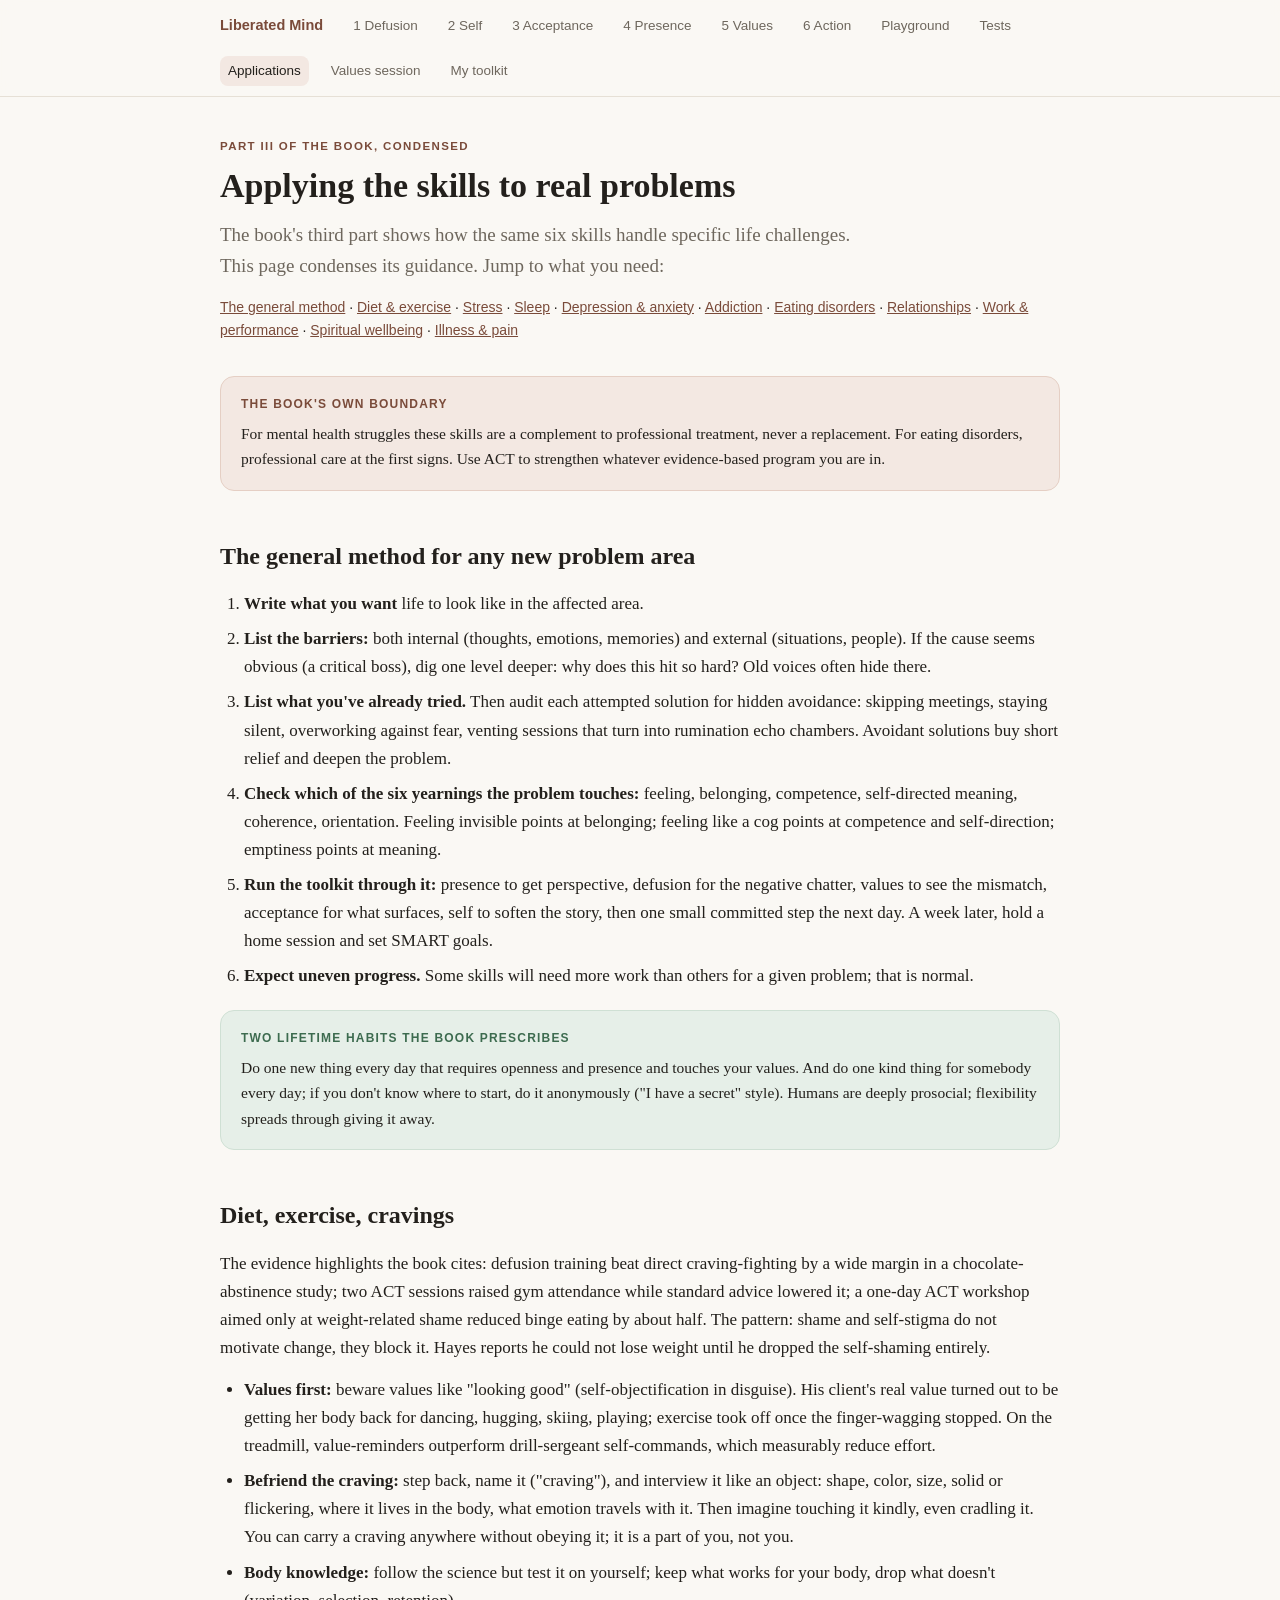
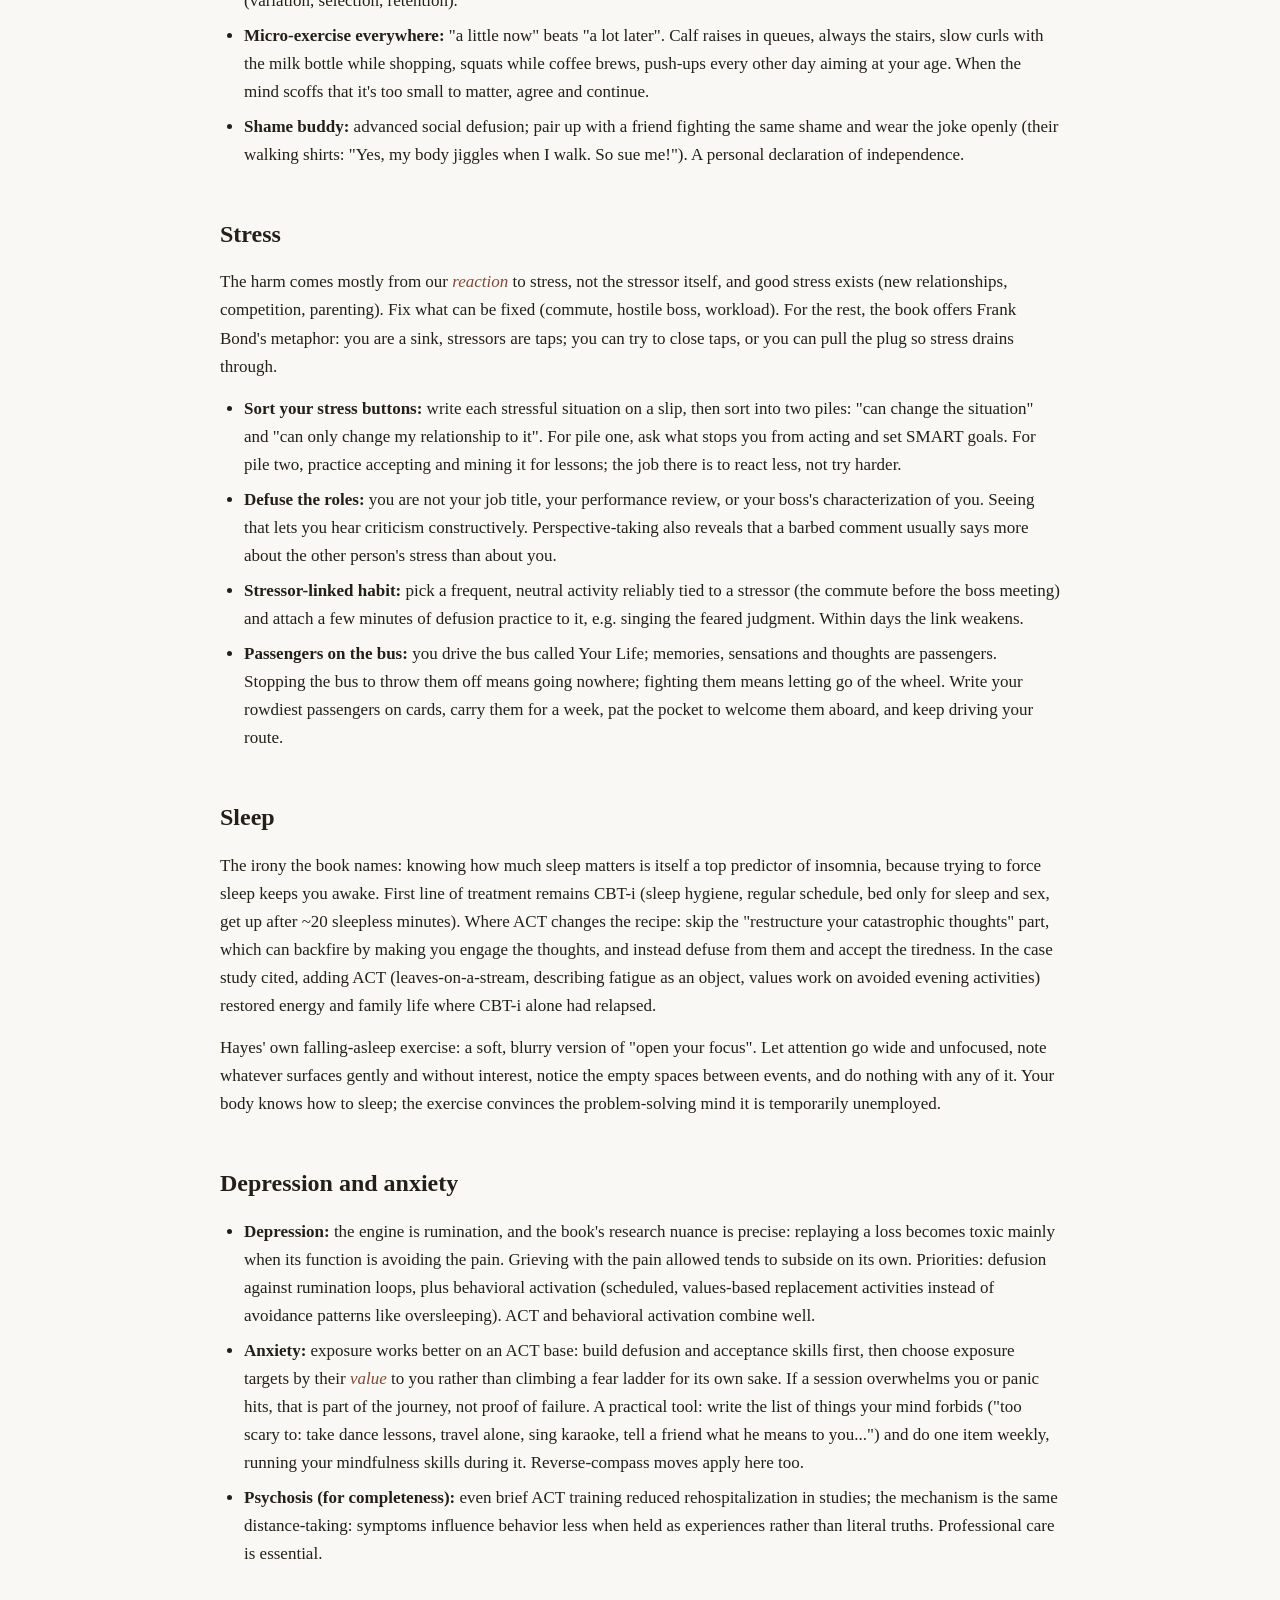
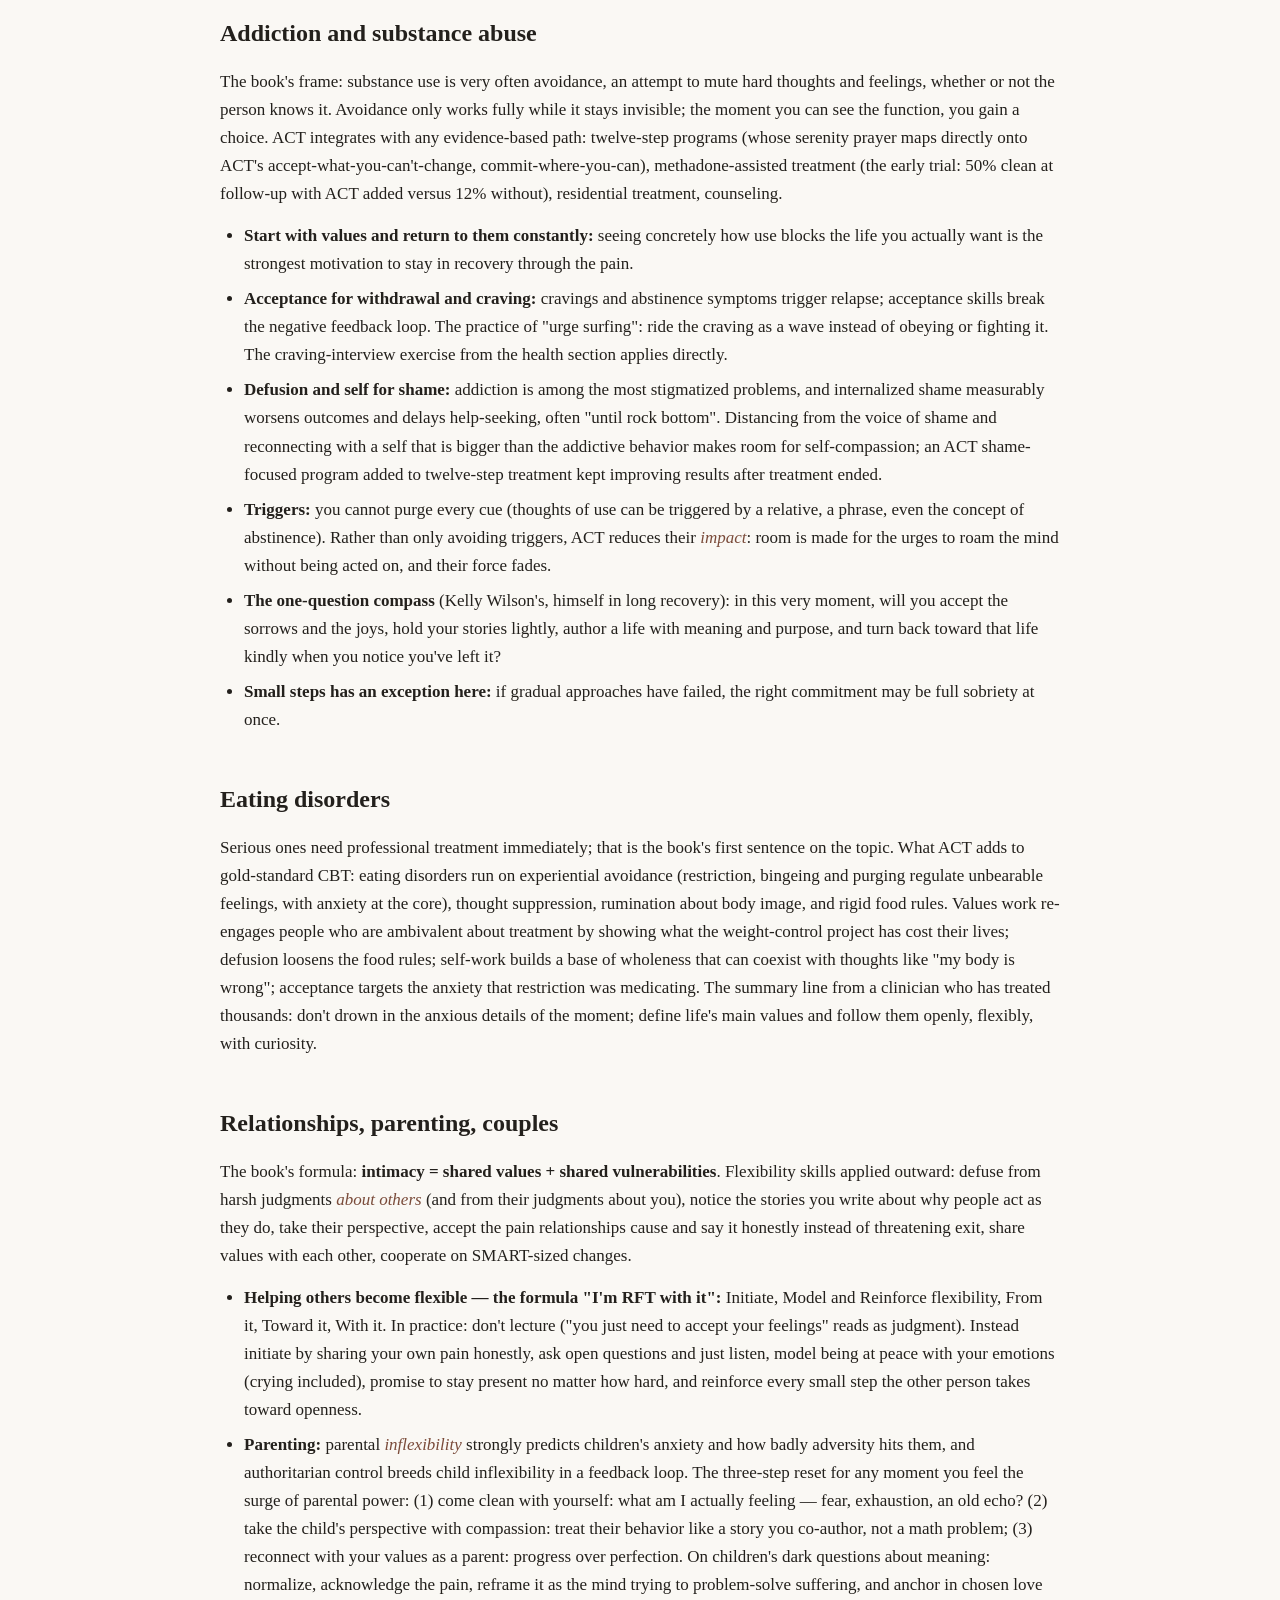
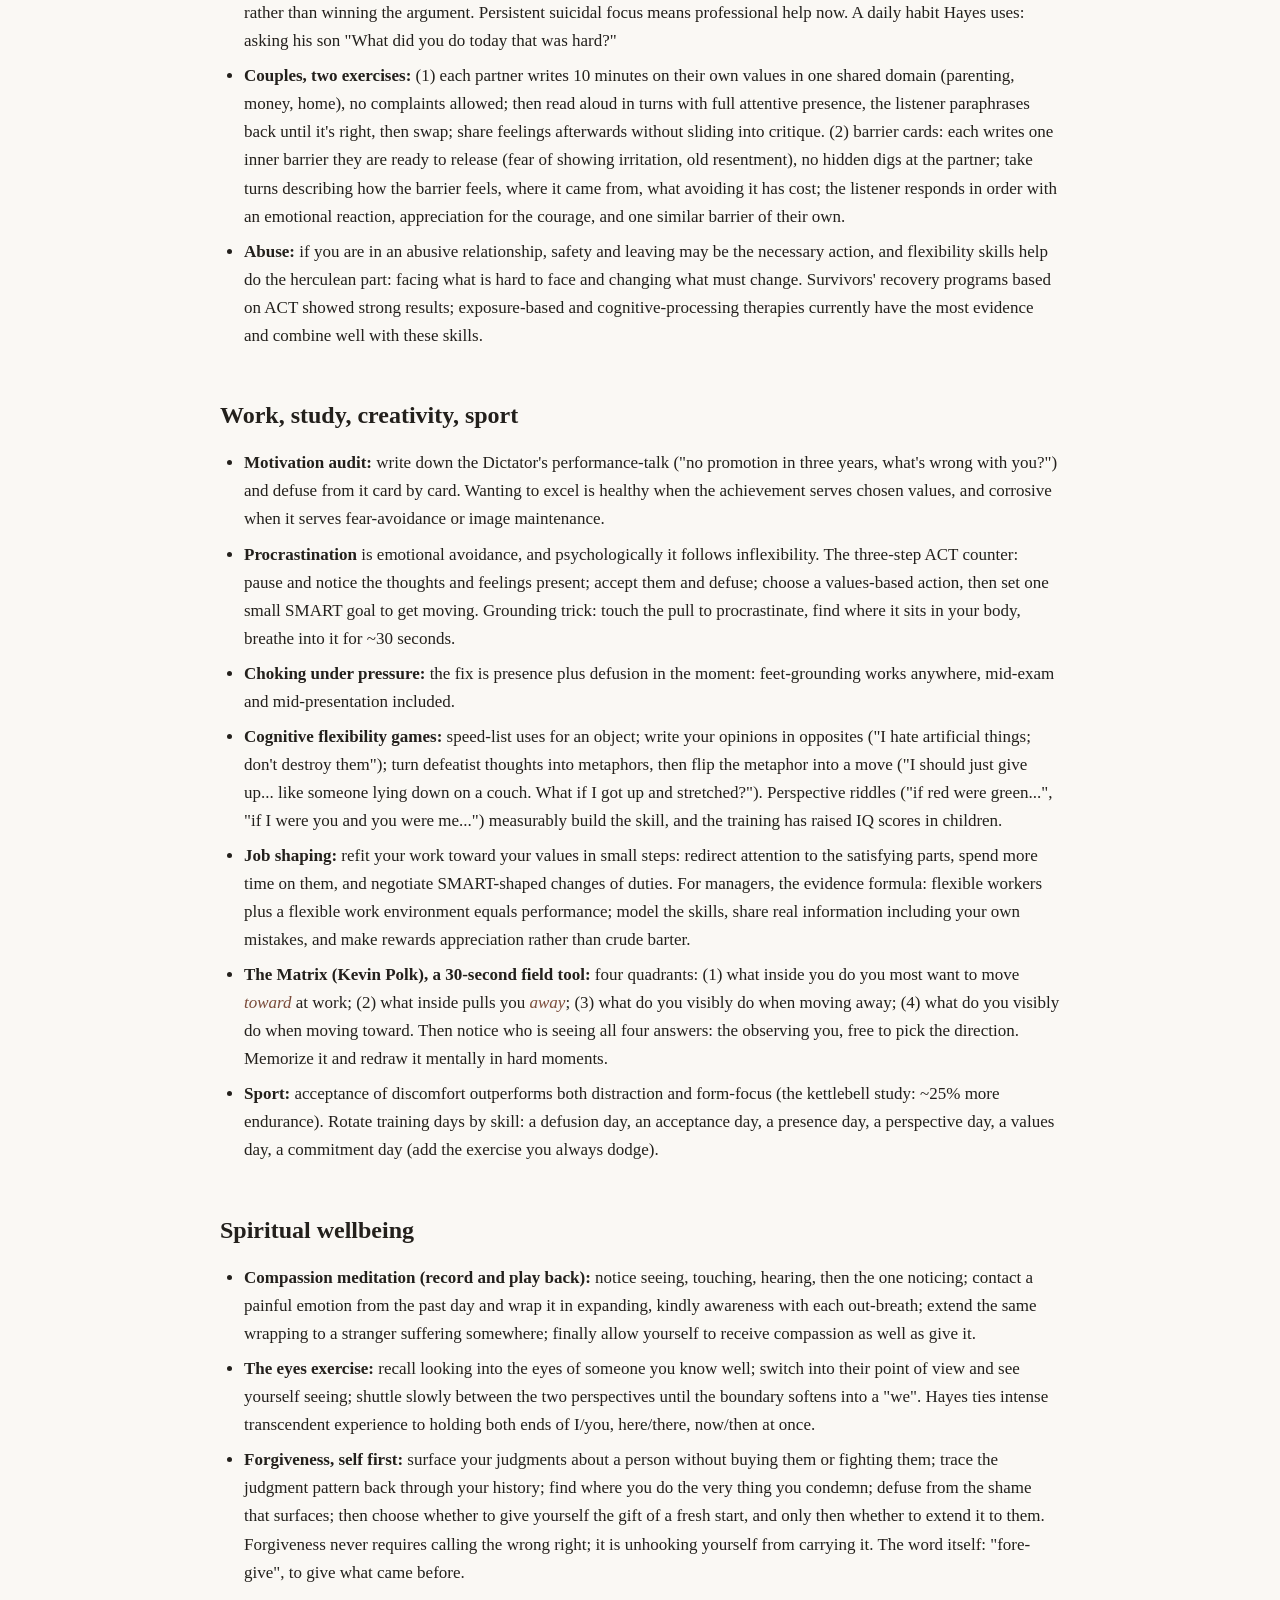
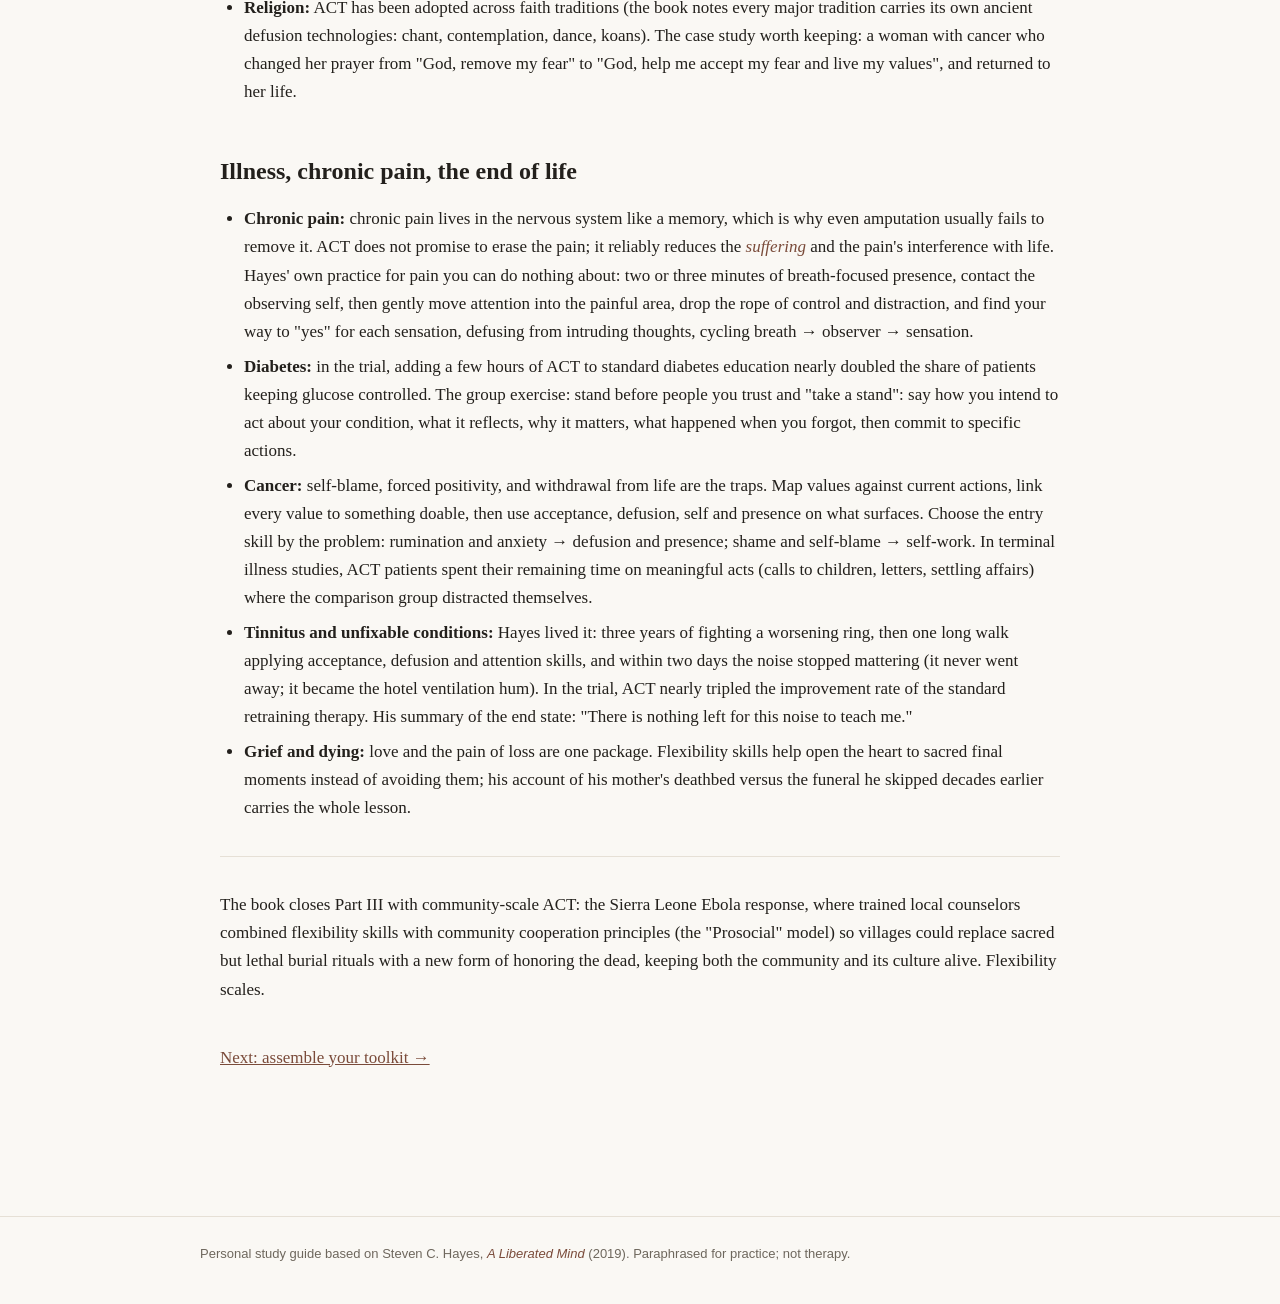
<file: life.html>
<!DOCTYPE html>
<html lang="en">
<head>
<meta charset="utf-8">
<meta name="viewport" content="width=device-width, initial-scale=1">
<title>Applications — using the skills in life</title>
<link rel="stylesheet" href="css/style.css">
<link rel="icon" href="data:image/svg+xml,<svg xmlns='http://www.w3.org/2000/svg' viewBox='0 0 100 100'><text y='.9em' font-size='90'>🧭</text></svg>">
</head>
<body>
<nav><div class="nav-inner">
  <a class="brand" href="index.html">Liberated Mind</a>
  <a href="defusion.html">1 Defusion</a>
  <a href="self.html">2 Self</a>
  <a href="acceptance.html">3 Acceptance</a>
  <a href="presence.html">4 Presence</a>
  <a href="values.html">5 Values</a>
  <a href="action.html">6 Action</a>
  <a href="play.html">Playground</a>
  <a href="tests.html">Tests</a>
  <a href="life.html">Applications</a>
  <a href="notebook.html">Values session</a>
  <a href="toolkit.html">My toolkit</a>
</div></nav>
<main>
<header class="page">
  <div class="kicker">Part III of the book, condensed</div>
  <h1>Applying the skills to real problems</h1>
  <p class="lede">The book's third part shows how the same six skills handle specific life challenges. This page condenses its guidance. Jump to what you need:</p>
  <p class="sans" style="font-size:14px">
    <a href="#method">The general method</a> ·
    <a href="#health">Diet & exercise</a> ·
    <a href="#stress">Stress</a> ·
    <a href="#sleep">Sleep</a> ·
    <a href="#mental">Depression & anxiety</a> ·
    <a href="#addiction">Addiction</a> ·
    <a href="#eating">Eating disorders</a> ·
    <a href="#relationships">Relationships</a> ·
    <a href="#performance">Work & performance</a> ·
    <a href="#spirit">Spiritual wellbeing</a> ·
    <a href="#illness">Illness & pain</a>
  </p>
</header>

<div class="callout warn"><span class="label">The book's own boundary</span>
For mental health struggles these skills are a complement to professional treatment, never a replacement. For eating disorders, professional care at the first signs. Use ACT to strengthen whatever evidence-based program you are in.</div>

<h2 id="method">The general method for any new problem area</h2>
<ol>
  <li><strong>Write what you want</strong> life to look like in the affected area.</li>
  <li><strong>List the barriers:</strong> both internal (thoughts, emotions, memories) and external (situations, people). If the cause seems obvious (a critical boss), dig one level deeper: why does this hit so hard? Old voices often hide there.</li>
  <li><strong>List what you've already tried.</strong> Then audit each attempted solution for hidden avoidance: skipping meetings, staying silent, overworking against fear, venting sessions that turn into rumination echo chambers. Avoidant solutions buy short relief and deepen the problem.</li>
  <li><strong>Check which of the six yearnings the problem touches:</strong> feeling, belonging, competence, self-directed meaning, coherence, orientation. Feeling invisible points at belonging; feeling like a cog points at competence and self-direction; emptiness points at meaning.</li>
  <li><strong>Run the toolkit through it:</strong> presence to get perspective, defusion for the negative chatter, values to see the mismatch, acceptance for what surfaces, self to soften the story, then one small committed step the next day. A week later, hold a home session and set SMART goals.</li>
  <li><strong>Expect uneven progress.</strong> Some skills will need more work than others for a given problem; that is normal.</li>
</ol>
<div class="callout tip"><span class="label">Two lifetime habits the book prescribes</span>
Do one new thing every day that requires openness and presence and touches your values. And do one kind thing for somebody every day; if you don't know where to start, do it anonymously ("I have a secret" style). Humans are deeply prosocial; flexibility spreads through giving it away.</div>

<h2 id="health">Diet, exercise, cravings</h2>
<p>The evidence highlights the book cites: defusion training beat direct craving-fighting by a wide margin in a chocolate-abstinence study; two ACT sessions raised gym attendance while standard advice lowered it; a one-day ACT workshop aimed only at weight-related shame reduced binge eating by about half. The pattern: shame and self-stigma do not motivate change, they block it. Hayes reports he could not lose weight until he dropped the self-shaming entirely.</p>
<ul>
  <li><strong>Values first:</strong> beware values like "looking good" (self-objectification in disguise). His client's real value turned out to be getting her body back for dancing, hugging, skiing, playing; exercise took off once the finger-wagging stopped. On the treadmill, value-reminders outperform drill-sergeant self-commands, which measurably reduce effort.</li>
  <li><strong>Befriend the craving:</strong> step back, name it ("craving"), and interview it like an object: shape, color, size, solid or flickering, where it lives in the body, what emotion travels with it. Then imagine touching it kindly, even cradling it. You can carry a craving anywhere without obeying it; it is a part of you, not you.</li>
  <li><strong>Body knowledge:</strong> follow the science but test it on yourself; keep what works for your body, drop what doesn't (variation, selection, retention).</li>
  <li><strong>Micro-exercise everywhere:</strong> "a little now" beats "a lot later". Calf raises in queues, always the stairs, slow curls with the milk bottle while shopping, squats while coffee brews, push-ups every other day aiming at your age. When the mind scoffs that it's too small to matter, agree and continue.</li>
  <li><strong>Shame buddy:</strong> advanced social defusion; pair up with a friend fighting the same shame and wear the joke openly (their walking shirts: "Yes, my body jiggles when I walk. So sue me!"). A personal declaration of independence.</li>
</ul>

<h2 id="stress">Stress</h2>
<p>The harm comes mostly from our <em>reaction</em> to stress, not the stressor itself, and good stress exists (new relationships, competition, parenting). Fix what can be fixed (commute, hostile boss, workload). For the rest, the book offers Frank Bond's metaphor: you are a sink, stressors are taps; you can try to close taps, or you can pull the plug so stress drains through.</p>
<ul>
  <li><strong>Sort your stress buttons:</strong> write each stressful situation on a slip, then sort into two piles: "can change the situation" and "can only change my relationship to it". For pile one, ask what stops you from acting and set SMART goals. For pile two, practice accepting and mining it for lessons; the job there is to react less, not try harder.</li>
  <li><strong>Defuse the roles:</strong> you are not your job title, your performance review, or your boss's characterization of you. Seeing that lets you hear criticism constructively. Perspective-taking also reveals that a barbed comment usually says more about the other person's stress than about you.</li>
  <li><strong>Stressor-linked habit:</strong> pick a frequent, neutral activity reliably tied to a stressor (the commute before the boss meeting) and attach a few minutes of defusion practice to it, e.g. singing the feared judgment. Within days the link weakens.</li>
  <li><strong>Passengers on the bus:</strong> you drive the bus called Your Life; memories, sensations and thoughts are passengers. Stopping the bus to throw them off means going nowhere; fighting them means letting go of the wheel. Write your rowdiest passengers on cards, carry them for a week, pat the pocket to welcome them aboard, and keep driving your route.</li>
</ul>

<h2 id="sleep">Sleep</h2>
<p>The irony the book names: knowing how much sleep matters is itself a top predictor of insomnia, because trying to force sleep keeps you awake. First line of treatment remains CBT-i (sleep hygiene, regular schedule, bed only for sleep and sex, get up after ~20 sleepless minutes). Where ACT changes the recipe: skip the "restructure your catastrophic thoughts" part, which can backfire by making you engage the thoughts, and instead defuse from them and accept the tiredness. In the case study cited, adding ACT (leaves-on-a-stream, describing fatigue as an object, values work on avoided evening activities) restored energy and family life where CBT-i alone had relapsed.</p>
<p>Hayes' own falling-asleep exercise: a soft, blurry version of "open your focus". Let attention go wide and unfocused, note whatever surfaces gently and without interest, notice the empty spaces between events, and do nothing with any of it. Your body knows how to sleep; the exercise convinces the problem-solving mind it is temporarily unemployed.</p>

<h2 id="mental">Depression and anxiety</h2>
<ul>
  <li><strong>Depression:</strong> the engine is rumination, and the book's research nuance is precise: replaying a loss becomes toxic mainly when its function is avoiding the pain. Grieving with the pain allowed tends to subside on its own. Priorities: defusion against rumination loops, plus behavioral activation (scheduled, values-based replacement activities instead of avoidance patterns like oversleeping). ACT and behavioral activation combine well.</li>
  <li><strong>Anxiety:</strong> exposure works better on an ACT base: build defusion and acceptance skills first, then choose exposure targets by their <em>value</em> to you rather than climbing a fear ladder for its own sake. If a session overwhelms you or panic hits, that is part of the journey, not proof of failure. A practical tool: write the list of things your mind forbids ("too scary to: take dance lessons, travel alone, sing karaoke, tell a friend what he means to you...") and do one item weekly, running your mindfulness skills during it. Reverse-compass moves apply here too.</li>
  <li><strong>Psychosis (for completeness):</strong> even brief ACT training reduced rehospitalization in studies; the mechanism is the same distance-taking: symptoms influence behavior less when held as experiences rather than literal truths. Professional care is essential.</li>
</ul>

<h2 id="addiction">Addiction and substance abuse</h2>
<p>The book's frame: substance use is very often avoidance, an attempt to mute hard thoughts and feelings, whether or not the person knows it. Avoidance only works fully while it stays invisible; the moment you can see the function, you gain a choice. ACT integrates with any evidence-based path: twelve-step programs (whose serenity prayer maps directly onto ACT's accept-what-you-can't-change, commit-where-you-can), methadone-assisted treatment (the early trial: 50% clean at follow-up with ACT added versus 12% without), residential treatment, counseling.</p>
<ul>
  <li><strong>Start with values and return to them constantly:</strong> seeing concretely how use blocks the life you actually want is the strongest motivation to stay in recovery through the pain.</li>
  <li><strong>Acceptance for withdrawal and craving:</strong> cravings and abstinence symptoms trigger relapse; acceptance skills break the negative feedback loop. The practice of "urge surfing": ride the craving as a wave instead of obeying or fighting it. The craving-interview exercise from the health section applies directly.</li>
  <li><strong>Defusion and self for shame:</strong> addiction is among the most stigmatized problems, and internalized shame measurably worsens outcomes and delays help-seeking, often "until rock bottom". Distancing from the voice of shame and reconnecting with a self that is bigger than the addictive behavior makes room for self-compassion; an ACT shame-focused program added to twelve-step treatment kept improving results after treatment ended.</li>
  <li><strong>Triggers:</strong> you cannot purge every cue (thoughts of use can be triggered by a relative, a phrase, even the concept of abstinence). Rather than only avoiding triggers, ACT reduces their <em>impact</em>: room is made for the urges to roam the mind without being acted on, and their force fades.</li>
  <li><strong>The one-question compass</strong> (Kelly Wilson's, himself in long recovery): in this very moment, will you accept the sorrows and the joys, hold your stories lightly, author a life with meaning and purpose, and turn back toward that life kindly when you notice you've left it?</li>
  <li><strong>Small steps has an exception here:</strong> if gradual approaches have failed, the right commitment may be full sobriety at once.</li>
</ul>

<h2 id="eating">Eating disorders</h2>
<p>Serious ones need professional treatment immediately; that is the book's first sentence on the topic. What ACT adds to gold-standard CBT: eating disorders run on experiential avoidance (restriction, bingeing and purging regulate unbearable feelings, with anxiety at the core), thought suppression, rumination about body image, and rigid food rules. Values work re-engages people who are ambivalent about treatment by showing what the weight-control project has cost their lives; defusion loosens the food rules; self-work builds a base of wholeness that can coexist with thoughts like "my body is wrong"; acceptance targets the anxiety that restriction was medicating. The summary line from a clinician who has treated thousands: don't drown in the anxious details of the moment; define life's main values and follow them openly, flexibly, with curiosity.</p>

<h2 id="relationships">Relationships, parenting, couples</h2>
<p>The book's formula: <strong>intimacy = shared values + shared vulnerabilities</strong>. Flexibility skills applied outward: defuse from harsh judgments <em>about others</em> (and from their judgments about you), notice the stories you write about why people act as they do, take their perspective, accept the pain relationships cause and say it honestly instead of threatening exit, share values with each other, cooperate on SMART-sized changes.</p>
<ul>
  <li><strong>Helping others become flexible — the formula "I'm RFT with it":</strong> Initiate, Model and Reinforce flexibility, From it, Toward it, With it. In practice: don't lecture ("you just need to accept your feelings" reads as judgment). Instead initiate by sharing your own pain honestly, ask open questions and just listen, model being at peace with your emotions (crying included), promise to stay present no matter how hard, and reinforce every small step the other person takes toward openness.</li>
  <li><strong>Parenting:</strong> parental <em>inflexibility</em> strongly predicts children's anxiety and how badly adversity hits them, and authoritarian control breeds child inflexibility in a feedback loop. The three-step reset for any moment you feel the surge of parental power: (1) come clean with yourself: what am I actually feeling — fear, exhaustion, an old echo? (2) take the child's perspective with compassion: treat their behavior like a story you co-author, not a math problem; (3) reconnect with your values as a parent: progress over perfection. On children's dark questions about meaning: normalize, acknowledge the pain, reframe it as the mind trying to problem-solve suffering, and anchor in chosen love rather than winning the argument. Persistent suicidal focus means professional help now. A daily habit Hayes uses: asking his son "What did you do today that was hard?"</li>
  <li><strong>Couples, two exercises:</strong> (1) each partner writes 10 minutes on their own values in one shared domain (parenting, money, home), no complaints allowed; then read aloud in turns with full attentive presence, the listener paraphrases back until it's right, then swap; share feelings afterwards without sliding into critique. (2) barrier cards: each writes one inner barrier they are ready to release (fear of showing irritation, old resentment), no hidden digs at the partner; take turns describing how the barrier feels, where it came from, what avoiding it has cost; the listener responds in order with an emotional reaction, appreciation for the courage, and one similar barrier of their own.</li>
  <li><strong>Abuse:</strong> if you are in an abusive relationship, safety and leaving may be the necessary action, and flexibility skills help do the herculean part: facing what is hard to face and changing what must change. Survivors' recovery programs based on ACT showed strong results; exposure-based and cognitive-processing therapies currently have the most evidence and combine well with these skills.</li>
</ul>

<h2 id="performance">Work, study, creativity, sport</h2>
<ul>
  <li><strong>Motivation audit:</strong> write down the Dictator's performance-talk ("no promotion in three years, what's wrong with you?") and defuse from it card by card. Wanting to excel is healthy when the achievement serves chosen values, and corrosive when it serves fear-avoidance or image maintenance.</li>
  <li><strong>Procrastination</strong> is emotional avoidance, and psychologically it follows inflexibility. The three-step ACT counter: pause and notice the thoughts and feelings present; accept them and defuse; choose a values-based action, then set one small SMART goal to get moving. Grounding trick: touch the pull to procrastinate, find where it sits in your body, breathe into it for ~30 seconds.</li>
  <li><strong>Choking under pressure:</strong> the fix is presence plus defusion in the moment: feet-grounding works anywhere, mid-exam and mid-presentation included.</li>
  <li><strong>Cognitive flexibility games:</strong> speed-list uses for an object; write your opinions in opposites ("I hate artificial things; don't destroy them"); turn defeatist thoughts into metaphors, then flip the metaphor into a move ("I should just give up... like someone lying down on a couch. What if I got up and stretched?"). Perspective riddles ("if red were green...", "if I were you and you were me...") measurably build the skill, and the training has raised IQ scores in children.</li>
  <li><strong>Job shaping:</strong> refit your work toward your values in small steps: redirect attention to the satisfying parts, spend more time on them, and negotiate SMART-shaped changes of duties. For managers, the evidence formula: flexible workers plus a flexible work environment equals performance; model the skills, share real information including your own mistakes, and make rewards appreciation rather than crude barter.</li>
  <li><strong>The Matrix (Kevin Polk), a 30-second field tool:</strong> four quadrants: (1) what inside you do you most want to move <em>toward</em> at work; (2) what inside pulls you <em>away</em>; (3) what do you visibly do when moving away; (4) what do you visibly do when moving toward. Then notice who is seeing all four answers: the observing you, free to pick the direction. Memorize it and redraw it mentally in hard moments.</li>
  <li><strong>Sport:</strong> acceptance of discomfort outperforms both distraction and form-focus (the kettlebell study: ~25% more endurance). Rotate training days by skill: a defusion day, an acceptance day, a presence day, a perspective day, a values day, a commitment day (add the exercise you always dodge).</li>
</ul>

<h2 id="spirit">Spiritual wellbeing</h2>
<ul>
  <li><strong>Compassion meditation (record and play back):</strong> notice seeing, touching, hearing, then the one noticing; contact a painful emotion from the past day and wrap it in expanding, kindly awareness with each out-breath; extend the same wrapping to a stranger suffering somewhere; finally allow yourself to receive compassion as well as give it.</li>
  <li><strong>The eyes exercise:</strong> recall looking into the eyes of someone you know well; switch into their point of view and see yourself seeing; shuttle slowly between the two perspectives until the boundary softens into a "we". Hayes ties intense transcendent experience to holding both ends of I/you, here/there, now/then at once.</li>
  <li><strong>Forgiveness, self first:</strong> surface your judgments about a person without buying them or fighting them; trace the judgment pattern back through your history; find where you do the very thing you condemn; defuse from the shame that surfaces; then choose whether to give yourself the gift of a fresh start, and only then whether to extend it to them. Forgiveness never requires calling the wrong right; it is unhooking yourself from carrying it. The word itself: "fore-give", to give what came before.</li>
  <li><strong>Religion:</strong> ACT has been adopted across faith traditions (the book notes every major tradition carries its own ancient defusion technologies: chant, contemplation, dance, koans). The case study worth keeping: a woman with cancer who changed her prayer from "God, remove my fear" to "God, help me accept my fear and live my values", and returned to her life.</li>
</ul>

<h2 id="illness">Illness, chronic pain, the end of life</h2>
<ul>
  <li><strong>Chronic pain:</strong> chronic pain lives in the nervous system like a memory, which is why even amputation usually fails to remove it. ACT does not promise to erase the pain; it reliably reduces the <em>suffering</em> and the pain's interference with life. Hayes' own practice for pain you can do nothing about: two or three minutes of breath-focused presence, contact the observing self, then gently move attention into the painful area, drop the rope of control and distraction, and find your way to "yes" for each sensation, defusing from intruding thoughts, cycling breath → observer → sensation.</li>
  <li><strong>Diabetes:</strong> in the trial, adding a few hours of ACT to standard diabetes education nearly doubled the share of patients keeping glucose controlled. The group exercise: stand before people you trust and "take a stand": say how you intend to act about your condition, what it reflects, why it matters, what happened when you forgot, then commit to specific actions.</li>
  <li><strong>Cancer:</strong> self-blame, forced positivity, and withdrawal from life are the traps. Map values against current actions, link every value to something doable, then use acceptance, defusion, self and presence on what surfaces. Choose the entry skill by the problem: rumination and anxiety → defusion and presence; shame and self-blame → self-work. In terminal illness studies, ACT patients spent their remaining time on meaningful acts (calls to children, letters, settling affairs) where the comparison group distracted themselves.</li>
  <li><strong>Tinnitus and unfixable conditions:</strong> Hayes lived it: three years of fighting a worsening ring, then one long walk applying acceptance, defusion and attention skills, and within two days the noise stopped mattering (it never went away; it became the hotel ventilation hum). In the trial, ACT nearly tripled the improvement rate of the standard retraining therapy. His summary of the end state: "There is nothing left for this noise to teach me."</li>
  <li><strong>Grief and dying:</strong> love and the pain of loss are one package. Flexibility skills help open the heart to sacred final moments instead of avoiding them; his account of his mother's deathbed versus the funeral he skipped decades earlier carries the whole lesson.</li>
</ul>

<hr>
<p>The book closes Part III with community-scale ACT: the Sierra Leone Ebola response, where trained local counselors combined flexibility skills with community cooperation principles (the "Prosocial" model) so villages could replace sacred but lethal burial rituals with a new form of honoring the dead, keeping both the community and its culture alive. Flexibility scales.</p>

<p style="margin-top:40px"><a href="toolkit.html">Next: assemble your toolkit →</a></p>
</main>
<footer><div class="inner">Personal study guide based on Steven C. Hayes, <em>A Liberated Mind</em> (2019). Paraphrased for practice; not therapy.</div></footer>
<script src="js/app.js"></script>
</body>
</html>
</file>
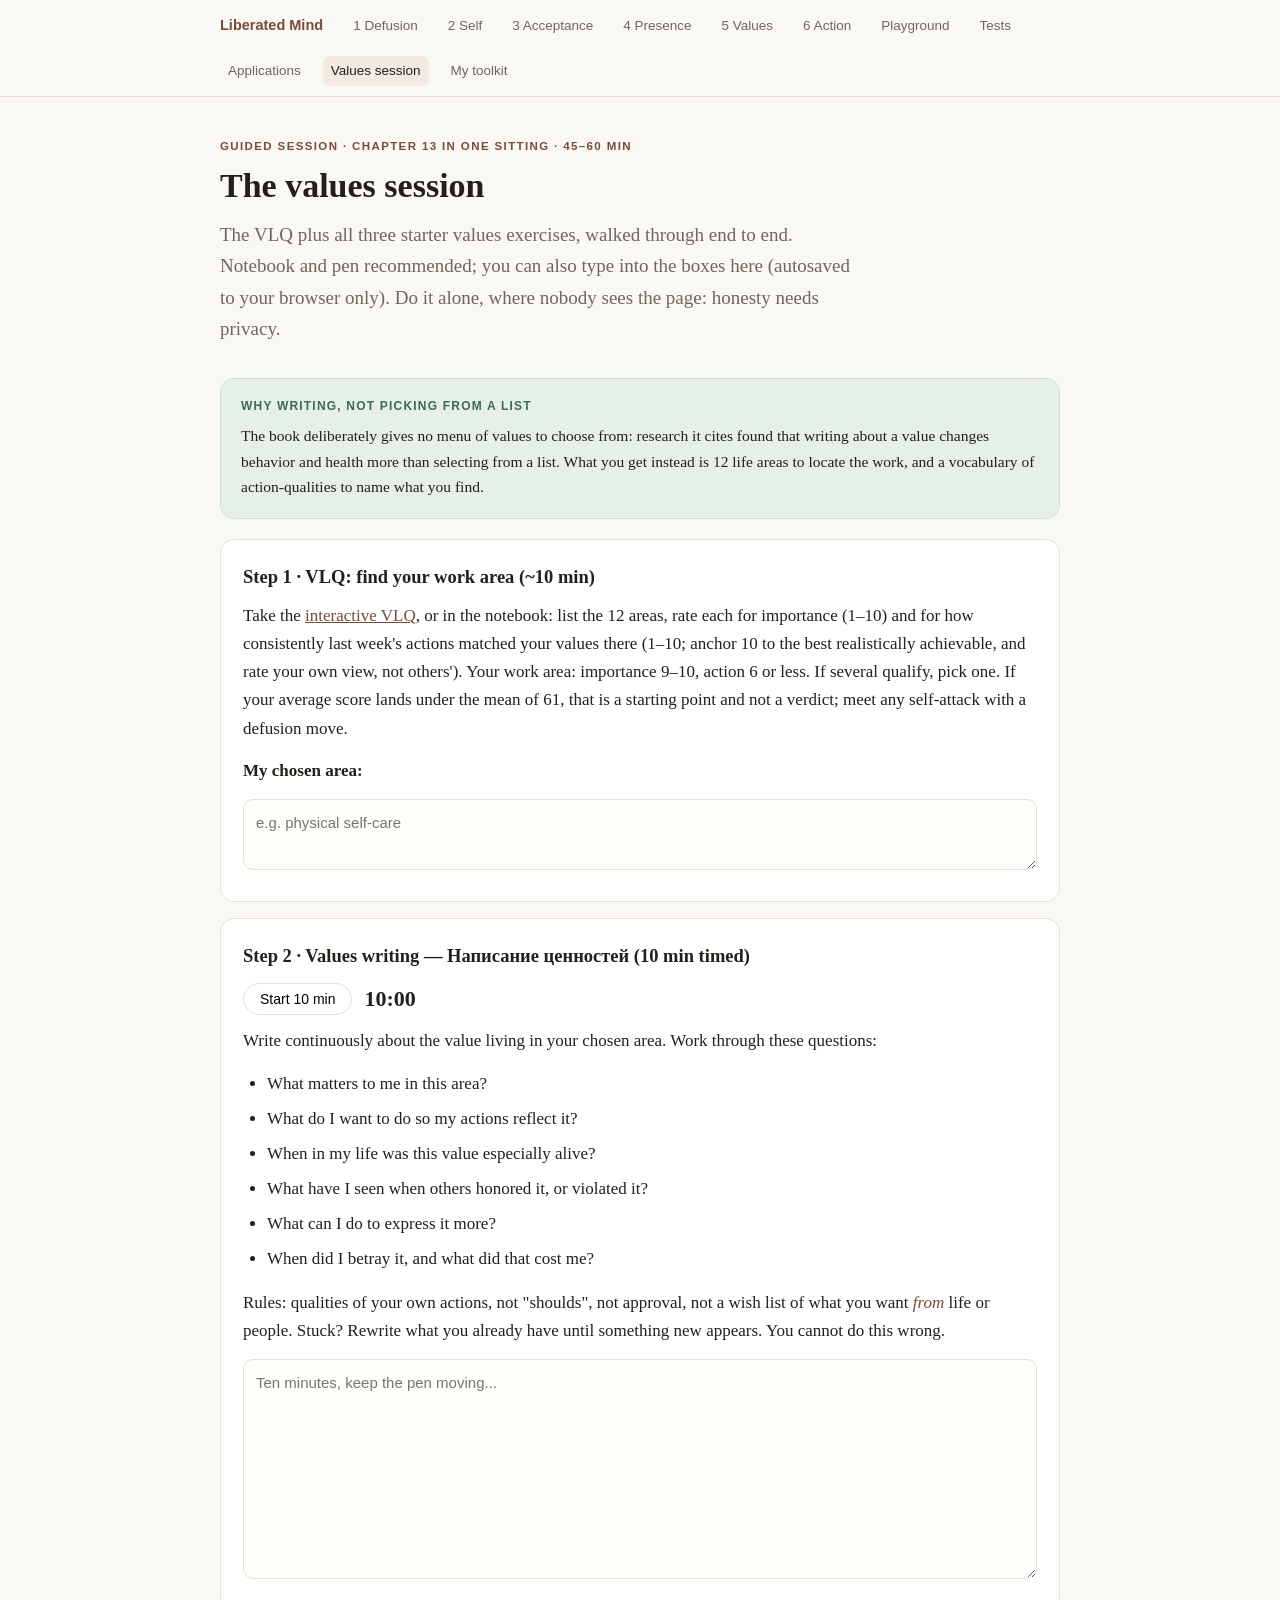
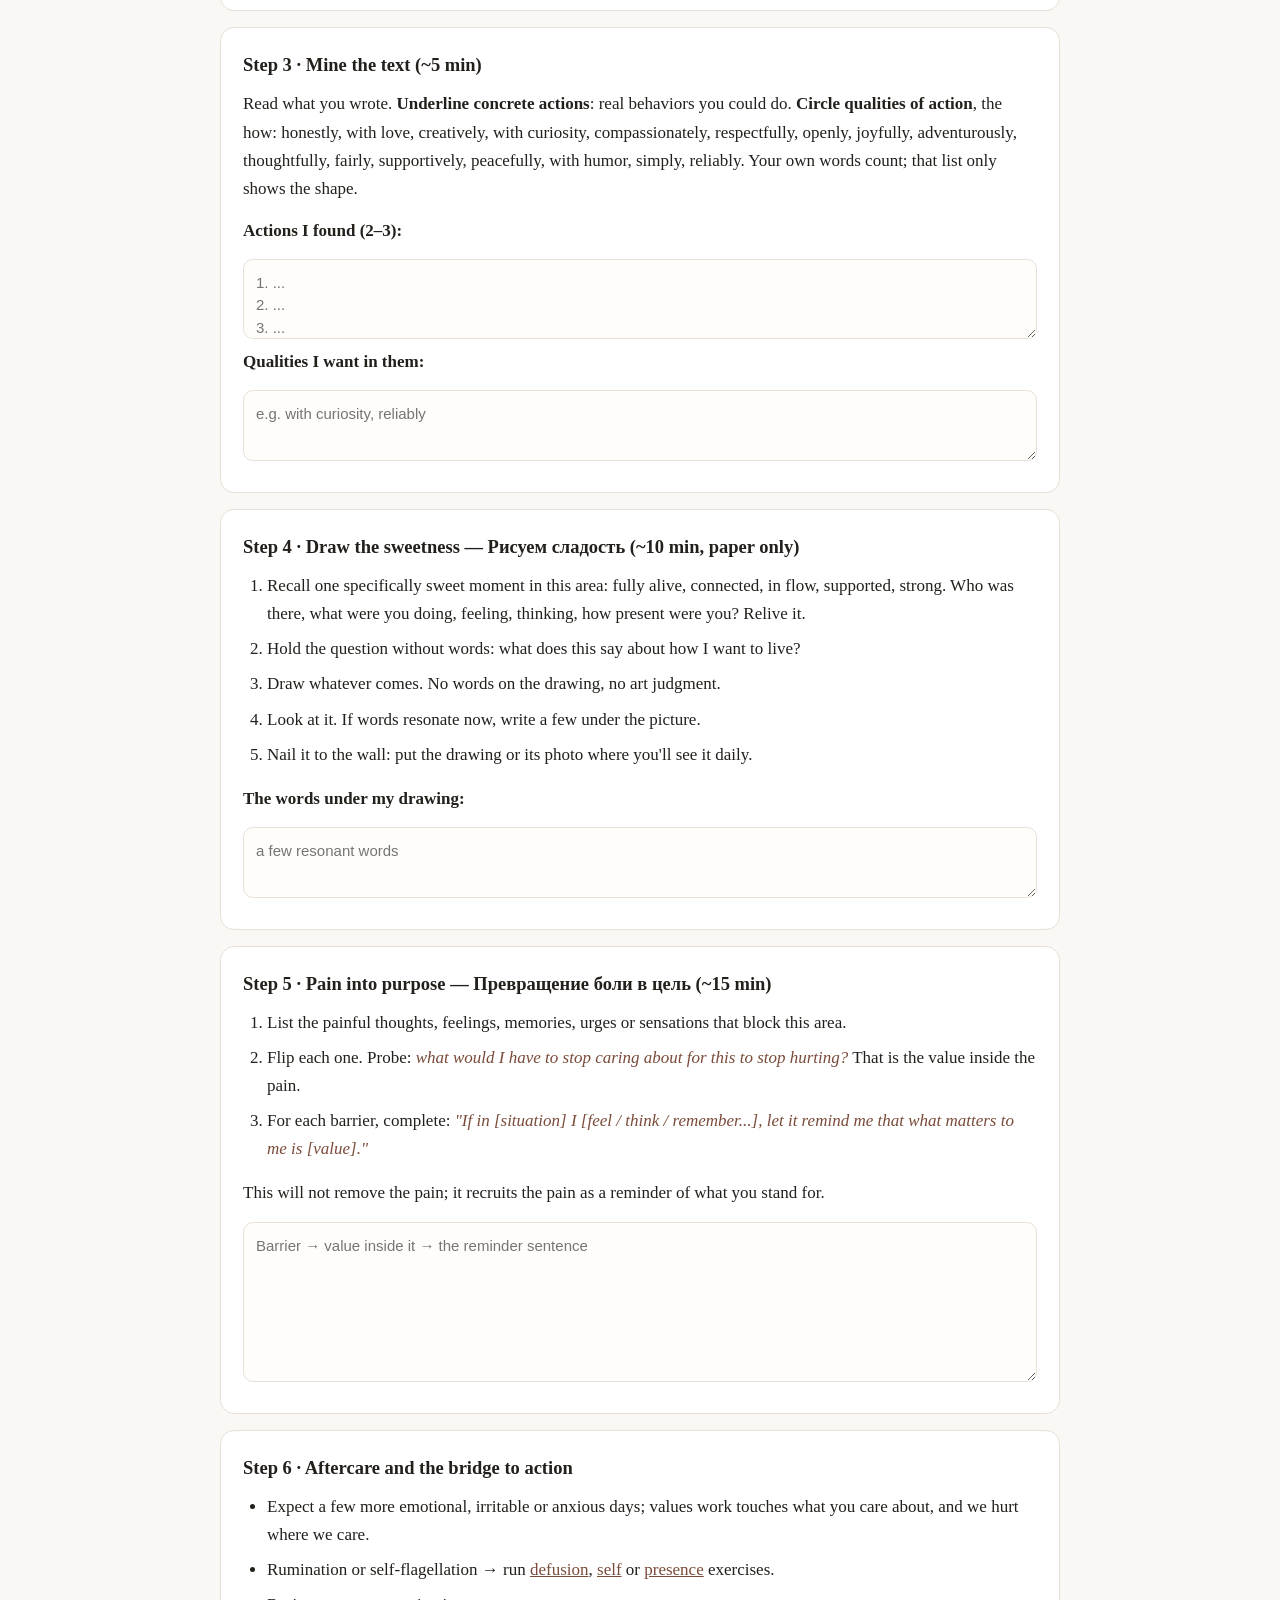
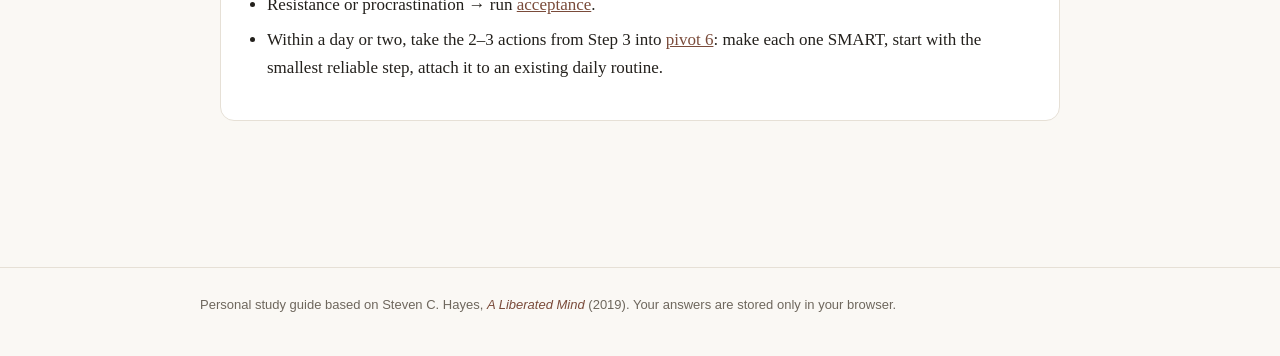
<file: notebook.html>
<!DOCTYPE html>
<html lang="en">
<head>
<meta charset="utf-8">
<meta name="viewport" content="width=device-width, initial-scale=1">
<title>Guided values session</title>
<link rel="stylesheet" href="css/style.css">
<link rel="icon" href="data:image/svg+xml,<svg xmlns='http://www.w3.org/2000/svg' viewBox='0 0 100 100'><text y='.9em' font-size='90'>🧭</text></svg>">
</head>
<body>
<nav><div class="nav-inner">
  <a class="brand" href="index.html">Liberated Mind</a>
  <a href="defusion.html">1 Defusion</a>
  <a href="self.html">2 Self</a>
  <a href="acceptance.html">3 Acceptance</a>
  <a href="presence.html">4 Presence</a>
  <a href="values.html">5 Values</a>
  <a href="action.html">6 Action</a>
  <a href="play.html">Playground</a>
  <a href="tests.html">Tests</a>
  <a href="life.html">Applications</a>
  <a href="notebook.html">Values session</a>
  <a href="toolkit.html">My toolkit</a>
</div></nav>
<main>
<header class="page">
  <div class="kicker">Guided session · chapter 13 in one sitting · 45–60 min</div>
  <h1>The values session</h1>
  <p class="lede">The VLQ plus all three starter values exercises, walked through end to end. Notebook and pen recommended; you can also type into the boxes here (autosaved to your browser only). Do it alone, where nobody sees the page: honesty needs privacy.</p>
</header>

<div class="callout tip"><span class="label">Why writing, not picking from a list</span>
The book deliberately gives no menu of values to choose from: research it cites found that writing about a value changes behavior and health more than selecting from a list. What you get instead is 12 life areas to locate the work, and a vocabulary of action-qualities to name what you find.</div>

<div class="nb-step">
  <h3>Step 1 · VLQ: find your work area (~10 min)</h3>
  <p>Take the <a href="tests.html#vlq">interactive VLQ</a>, or in the notebook: list the 12 areas, rate each for importance (1–10) and for how consistently last week's actions matched your values there (1–10; anchor 10 to the best realistically achievable, and rate your own view, not others'). Your work area: importance 9–10, action 6 or less. If several qualify, pick one. If your average score lands under the mean of 61, that is a starting point and not a verdict; meet any self-attack with a defusion move.</p>
  <p><strong>My chosen area:</strong></p>
  <textarea data-save="nb-area" style="min-height:52px" placeholder="e.g. physical self-care"></textarea>
</div>

<div class="nb-step">
  <h3>Step 2 · Values writing — Написание ценностей (10 min timed)</h3>
  <div class="timer" data-minutes="10"><button>Start 10 min</button><span class="t-display"></span></div>
  <p>Write continuously about the value living in your chosen area. Work through these questions:</p>
  <ul>
    <li>What matters to me in this area?</li>
    <li>What do I want to do so my actions reflect it?</li>
    <li>When in my life was this value especially alive?</li>
    <li>What have I seen when others honored it, or violated it?</li>
    <li>What can I do to express it more?</li>
    <li>When did I betray it, and what did that cost me?</li>
  </ul>
  <p>Rules: qualities of your own actions, not "shoulds", not approval, not a wish list of what you want <em>from</em> life or people. Stuck? Rewrite what you already have until something new appears. You cannot do this wrong.</p>
  <textarea data-save="nb-writing" style="min-height:220px" placeholder="Ten minutes, keep the pen moving..."></textarea>
</div>

<div class="nb-step">
  <h3>Step 3 · Mine the text (~5 min)</h3>
  <p>Read what you wrote. <strong>Underline concrete actions</strong>: real behaviors you could do. <strong>Circle qualities of action</strong>, the how: honestly, with love, creatively, with curiosity, compassionately, respectfully, openly, joyfully, adventurously, thoughtfully, fairly, supportively, peacefully, with humor, simply, reliably. Your own words count; that list only shows the shape.</p>
  <p><strong>Actions I found (2–3):</strong></p>
  <textarea data-save="nb-actions" style="min-height:80px" placeholder="1. ...&#10;2. ...&#10;3. ..."></textarea>
  <p><strong>Qualities I want in them:</strong></p>
  <textarea data-save="nb-qualities" style="min-height:52px" placeholder="e.g. with curiosity, reliably"></textarea>
</div>

<div class="nb-step">
  <h3>Step 4 · Draw the sweetness — Рисуем сладость (~10 min, paper only)</h3>
  <ol>
    <li>Recall one specifically sweet moment in this area: fully alive, connected, in flow, supported, strong. Who was there, what were you doing, feeling, thinking, how present were you? Relive it.</li>
    <li>Hold the question without words: what does this say about how I want to live?</li>
    <li>Draw whatever comes. No words on the drawing, no art judgment.</li>
    <li>Look at it. If words resonate now, write a few under the picture.</li>
    <li>Nail it to the wall: put the drawing or its photo where you'll see it daily.</li>
  </ol>
  <p><strong>The words under my drawing:</strong></p>
  <textarea data-save="nb-drawing" style="min-height:52px" placeholder="a few resonant words"></textarea>
</div>

<div class="nb-step">
  <h3>Step 5 · Pain into purpose — Превращение боли в цель (~15 min)</h3>
  <ol>
    <li>List the painful thoughts, feelings, memories, urges or sensations that block this area.</li>
    <li>Flip each one. Probe: <em>what would I have to stop caring about for this to stop hurting?</em> That is the value inside the pain.</li>
    <li>For each barrier, complete: <em>"If in [situation] I [feel / think / remember...], let it remind me that what matters to me is [value]."</em></li>
  </ol>
  <p>This will not remove the pain; it recruits the pain as a reminder of what you stand for.</p>
  <textarea data-save="nb-pain" style="min-height:160px" placeholder="Barrier → value inside it → the reminder sentence"></textarea>
</div>

<div class="nb-step">
  <h3>Step 6 · Aftercare and the bridge to action</h3>
  <ul>
    <li>Expect a few more emotional, irritable or anxious days; values work touches what you care about, and we hurt where we care.</li>
    <li>Rumination or self-flagellation → run <a href="defusion.html">defusion</a>, <a href="self.html">self</a> or <a href="presence.html">presence</a> exercises.</li>
    <li>Resistance or procrastination → run <a href="acceptance.html">acceptance</a>.</li>
    <li>Within a day or two, take the 2–3 actions from Step 3 into <a href="action.html">pivot 6</a>: make each one SMART, start with the smallest reliable step, attach it to an existing daily routine.</li>
  </ul>
</div>

</main>
<footer><div class="inner">Personal study guide based on Steven C. Hayes, <em>A Liberated Mind</em> (2019). Your answers are stored only in your browser.</div></footer>
<script src="js/app.js"></script>
</body>
</html>
</file>
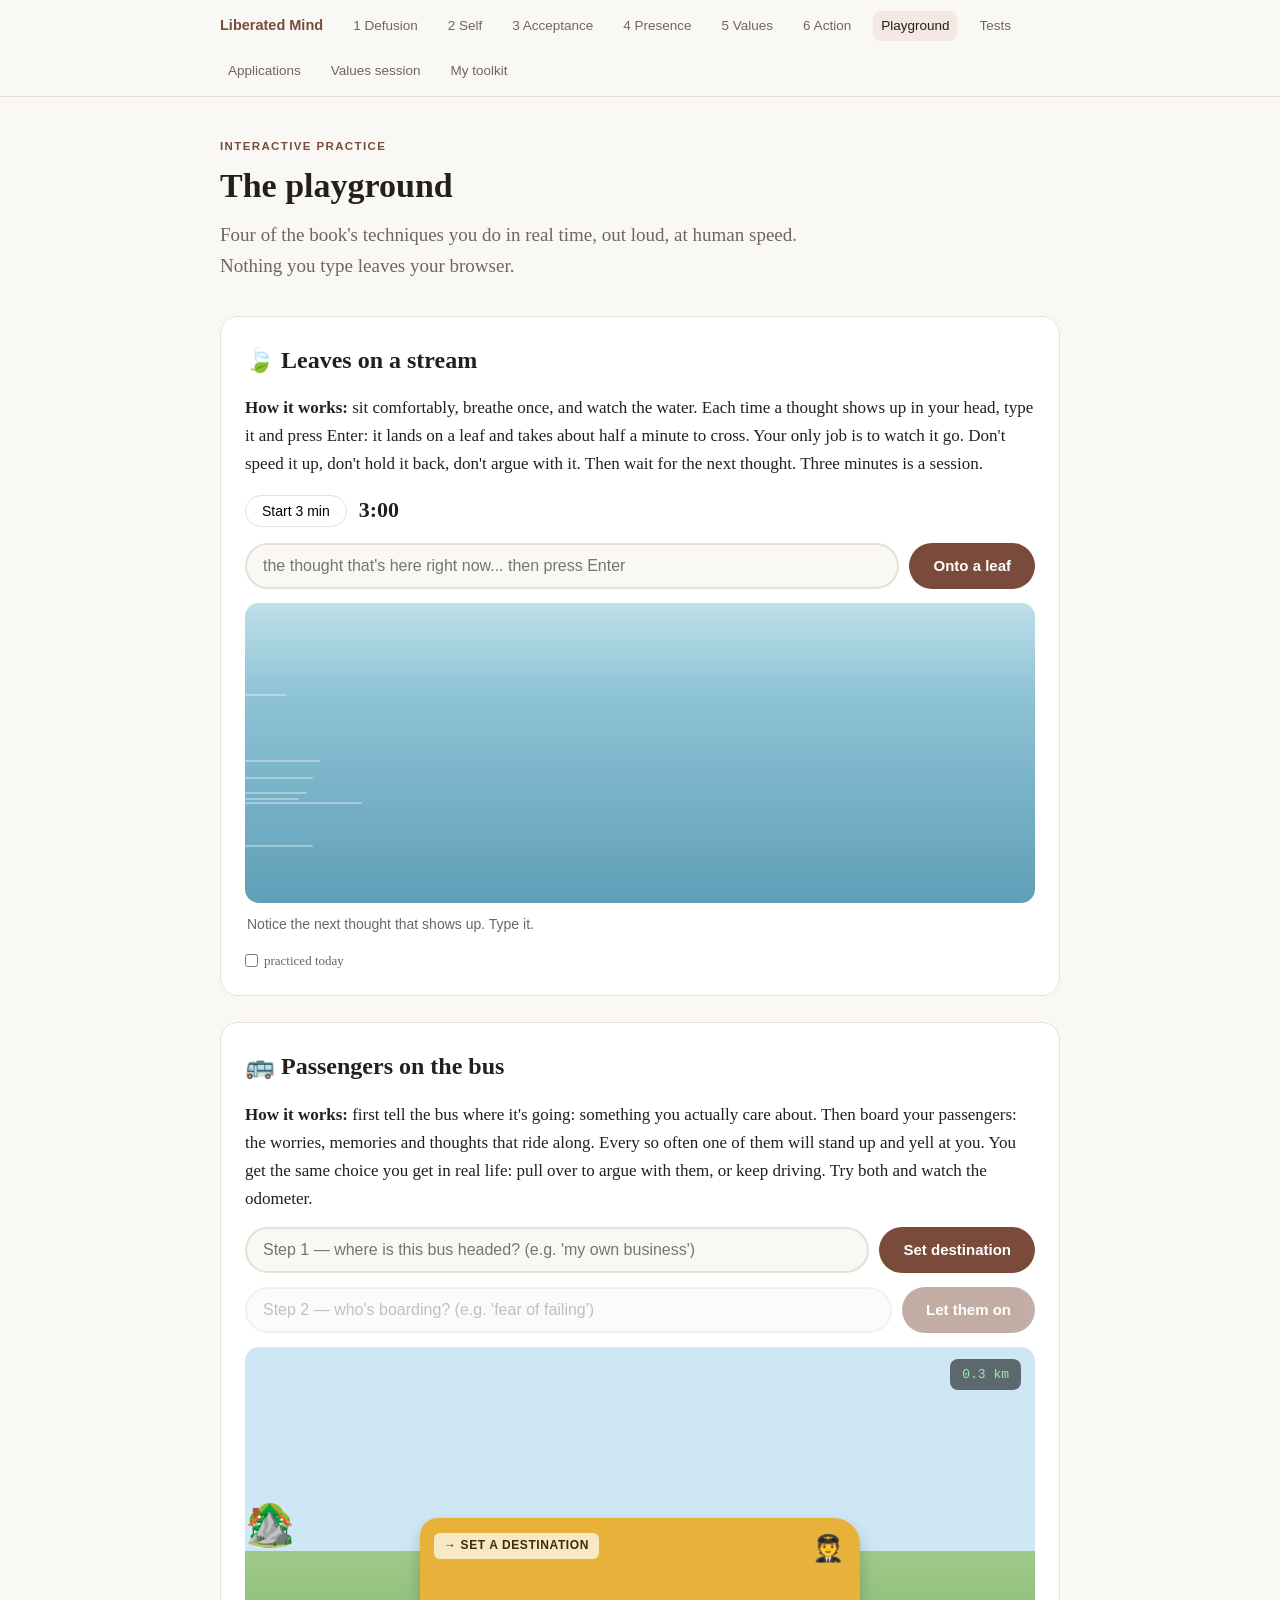
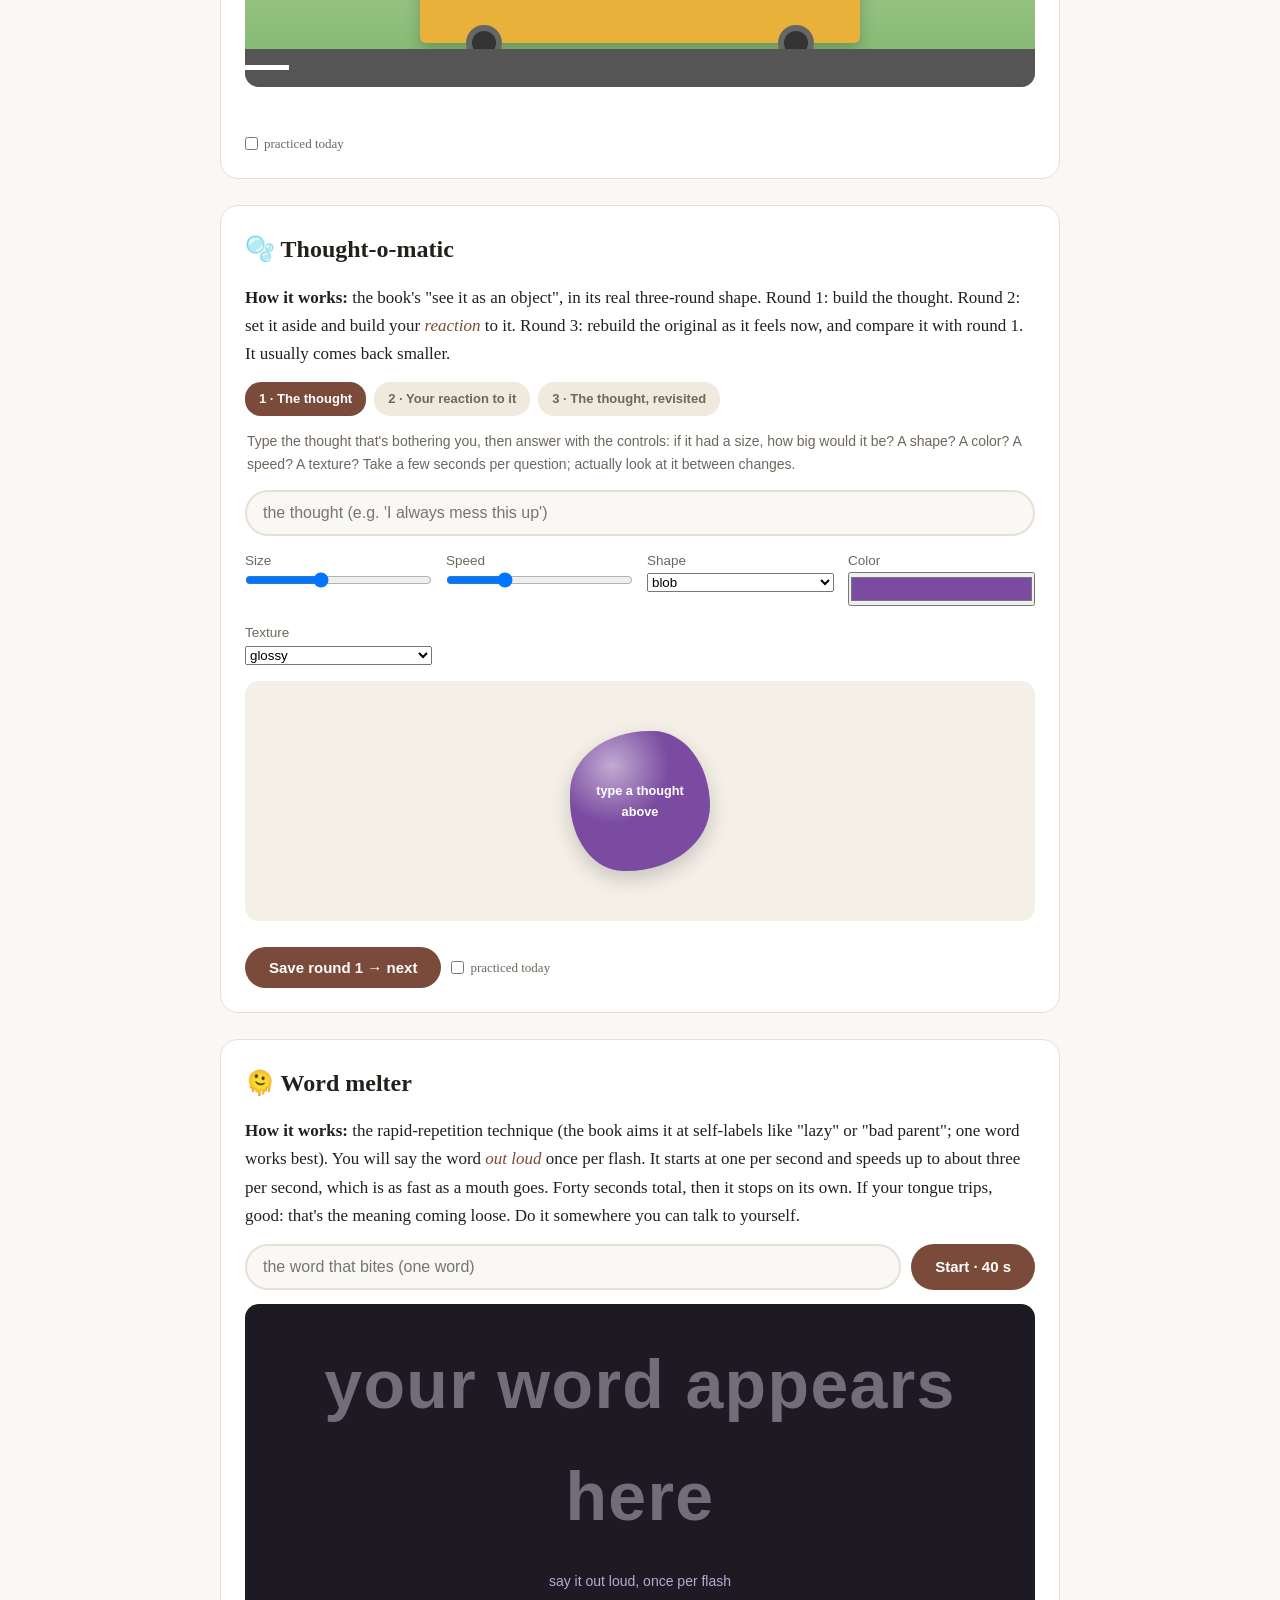
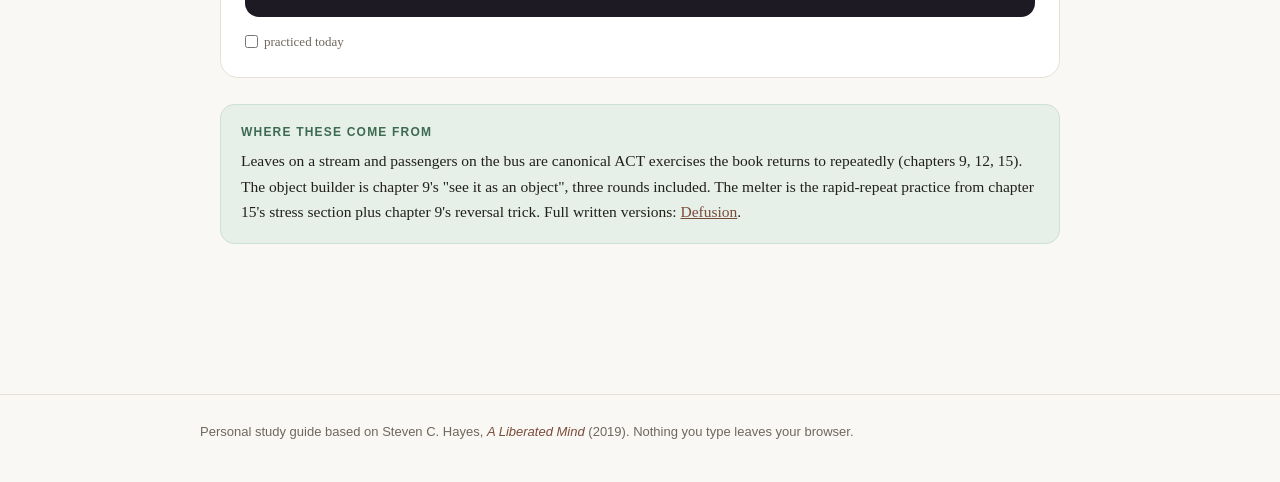
<file: play.html>
<!DOCTYPE html>
<html lang="en">
<head>
<meta charset="utf-8">
<meta name="viewport" content="width=device-width, initial-scale=1">
<title>Playground — defusion toys</title>
<link rel="stylesheet" href="css/style.css">
<link rel="icon" href="data:image/svg+xml,<svg xmlns='http://www.w3.org/2000/svg' viewBox='0 0 100 100'><text y='.9em' font-size='90'>🧭</text></svg>">
<style>
/* page-scoped playground styles */
.coach { font-family:-apple-system,sans-serif; font-size:14px; color:var(--muted); min-height:22px; margin:10px 2px; transition:opacity .4s; }
.big-btn { padding:12px 24px; border:none; border-radius:24px; font-size:15px; font-weight:700; cursor:pointer; color:#fff; background:var(--accent); font-family:-apple-system,sans-serif; }
.big-btn.secondary { background:#e9e2d6; color:#5a5248; }
.big-btn:disabled { opacity:.45; cursor:default; }

/* stream */
#sw { position:relative; height:300px; border-radius:14px; overflow:hidden; background:linear-gradient(180deg,#bfe0ea 0%,#8fc3d6 30%,#5f9fb8 100%); }
.rip { position:absolute; height:2px; background:rgba(255,255,255,.35); border-radius:2px; animation:ripmove linear infinite; }
@keyframes ripmove { from{ left:-15%; } to{ left:105%; } }
.lf { position:absolute; left:8px; }
.lf-in { max-width:240px; padding:12px 18px; background:linear-gradient(135deg,#6faa54,#4c8a3c); color:#fff; font-size:14px; border-radius:4px 26px 4px 26px; box-shadow:0 4px 10px rgba(0,0,0,.18); font-family:-apple-system,sans-serif; animation:lfbob 4.5s ease-in-out infinite, lfdrop .45s ease-out; }
@keyframes lfdrop { from{ opacity:0; scale:.5; } to{ opacity:1; scale:1; } }
@keyframes lfbob { 0%,100%{ transform:translateY(0) rotate(-2.5deg);} 50%{ transform:translateY(10px) rotate(2deg);} }

/* bus */
#bw { position:relative; height:340px; border-radius:14px; overflow:hidden; background:linear-gradient(180deg,#cfe6f5 60%,#9fc98a 60%,#7fb56d 100%); }
#bw .sc { position:absolute; bottom:128px; font-size:40px; animation:scmove linear infinite; }
@keyframes scmove { from{ left:105%; } to{ left:-10%; } }
#bw.stopped .sc, #bw.stopped .dash, #bw.stopped .wheel { animation-play-state:paused; }
#thebus { position:absolute; bottom:44px; left:50%; transform:translateX(-50%); width:440px; max-width:90%; background:#e8b23a; border-radius:18px 26px 6px 6px; padding:12px 14px 20px; box-shadow:0 8px 16px rgba(0,0,0,.2); }
#destsign { font-family:-apple-system,sans-serif; font-size:12px; font-weight:800; color:#3b2d05; background:#f7e9c3; border-radius:6px; padding:3px 10px; display:inline-block; margin-bottom:8px; letter-spacing:.05em; }
#thebus .windows { display:flex; gap:8px; flex-wrap:wrap; min-height:56px; }
.pass { background:#bfe3f2; border:2px solid #8a6d1f; border-radius:8px; padding:4px 8px; font-size:12px; text-align:center; font-family:-apple-system,sans-serif; max-width:96px; }
.pass .pface { font-size:22px; display:block; }
.pass.yelling { outline:3px solid #d25b4a; animation:shake .3s ease infinite; }
@keyframes shake { 0%,100%{ transform:rotate(0);} 50%{ transform:rotate(3deg);} }
#thebus .driver { position:absolute; right:16px; top:10px; font-size:26px; }
.wheel { position:absolute; bottom:-18px; width:36px; height:36px; background:#333; border-radius:50%; border:6px solid #666; animation:spin 1s linear infinite; }
.wheel.w1 { left:46px; } .wheel.w2 { right:46px; }
@keyframes spin { to{ transform:rotate(360deg); } }
.road { position:absolute; bottom:0; width:100%; height:38px; background:#555; }
.dash { position:absolute; top:16px; width:44px; height:5px; background:#fff; animation:scmove 2.2s linear infinite; }
#bubble { position:absolute; top:14px; left:50%; transform:translateX(-50%); background:#fff; border-radius:14px; padding:12px 16px; max-width:340px; box-shadow:0 6px 18px rgba(0,0,0,.25); font-family:-apple-system,sans-serif; font-size:14px; display:none; z-index:5; }
#bubble .bub-btns { display:flex; gap:8px; margin-top:10px; flex-wrap:wrap; }
#bubble button { border:none; border-radius:16px; padding:7px 14px; font-size:13px; font-weight:700; cursor:pointer; }
#bubble .b-argue { background:#f3d9d4; color:#8c2f21; }
#bubble .b-drive { background:#d9ead9; color:#245c33; }
#odo { position:absolute; top:12px; right:14px; background:rgba(0,0,0,.55); color:#9fe7b0; font-family:'SF Mono',Menlo,monospace; font-size:13px; padding:5px 12px; border-radius:8px; z-index:4; }

/* thought object */
.stepper { display:flex; gap:8px; margin:14px 0; font-family:-apple-system,sans-serif; font-size:13px; flex-wrap:wrap; }
.stepper .stp { padding:6px 14px; border-radius:16px; background:#efe9de; color:var(--muted); font-weight:600; }
.stepper .stp.on { background:var(--accent); color:#fff; }
#tstage { min-height:240px; display:flex; align-items:center; justify-content:center; padding:16px; background:#f4f0e8; border-radius:14px; }
#tobj { display:flex; align-items:center; justify-content:center; text-align:center; color:#fff; font-weight:700; padding:20px; font-family:-apple-system,sans-serif; transition:all .5s ease; word-break:break-word; }
@keyframes wob1 { 0%,100%{ transform:scale(1) rotate(-2deg);} 50%{ transform:scale(1.06) rotate(2deg);} }
@keyframes wob2 { 0%,100%{ transform:translateY(0);} 50%{ transform:translateY(-14px);} }
.tctl { display:grid; grid-template-columns:repeat(auto-fit,minmax(170px,1fr)); gap:14px; margin:14px 0; font-family:-apple-system,sans-serif; font-size:13.5px; }
.tctl label { display:block; color:var(--muted); }
.tctl input[type=range], .tctl select { width:100%; }
.snaps { display:flex; gap:10px; flex-wrap:wrap; margin:12px 0; }
.snap { background:var(--card); border:1px solid var(--line); border-radius:12px; padding:10px 14px; font-family:-apple-system,sans-serif; font-size:12.5px; color:var(--muted); }
.snap .sw { display:inline-block; width:16px; height:16px; border-radius:5px; vertical-align:-3px; margin-right:6px; }
.snap b { color:var(--ink); }

/* melter */
#mstage { min-height:280px; border-radius:14px; background:#1e1a24; color:#f0e9fa; display:flex; flex-direction:column; align-items:center; justify-content:center; gap:18px; padding:24px; position:relative; }
#mword { font-family:-apple-system,sans-serif; font-weight:800; font-size:clamp(34px,8vw,68px); transition:transform .09s ease; letter-spacing:.02em; text-align:center; word-break:break-word; }
#mword.beat { transform:scale(1.18); }
#mhint { font-family:-apple-system,sans-serif; font-size:14px; color:#b8a8d6; text-align:center; min-height:20px; }
#mbar { position:absolute; bottom:0; left:0; height:6px; background:linear-gradient(90deg,#7A4BA0,#D25B4A); border-radius:0 3px 3px 0; width:0%; transition:width .25s linear; }
#mtime { position:absolute; top:12px; right:16px; font-family:'SF Mono',Menlo,monospace; font-size:13px; color:#b8a8d6; }
</style>
</head>
<body>
<nav><div class="nav-inner">
  <a class="brand" href="index.html">Liberated Mind</a>
  <a href="defusion.html">1 Defusion</a>
  <a href="self.html">2 Self</a>
  <a href="acceptance.html">3 Acceptance</a>
  <a href="presence.html">4 Presence</a>
  <a href="values.html">5 Values</a>
  <a href="action.html">6 Action</a>
  <a href="play.html">Playground</a>
  <a href="tests.html">Tests</a>
  <a href="life.html">Applications</a>
  <a href="notebook.html">Values session</a>
  <a href="toolkit.html">My toolkit</a>
</div></nav>
<main>
<header class="page">
  <div class="kicker">Interactive practice</div>
  <h1>The playground</h1>
  <p class="lede">Four of the book's techniques you do in real time, out loud, at human speed. Nothing you type leaves your browser.</p>
</header>

<div class="toy-panel" id="stream">
  <h2>🍃 Leaves on a stream</h2>
  <p><strong>How it works:</strong> sit comfortably, breathe once, and watch the water. Each time a thought shows up in your head, type it and press Enter: it lands on a leaf and takes about half a minute to cross. Your only job is to watch it go. Don't speed it up, don't hold it back, don't argue with it. Then wait for the next thought. Three minutes is a session.</p>
  <div class="timer" data-minutes="3"><button>Start 3 min</button><span class="t-display"></span></div>
  <div class="toy-input">
    <input type="text" id="leaf-input" maxlength="90" placeholder="the thought that's here right now... then press Enter">
    <button class="big-btn" id="leaf-go">Onto a leaf</button>
  </div>
  <div id="sw"></div>
  <div class="coach" id="leaf-coach">Notice the next thought that shows up. Type it.</div>
  <div class="ex-actions">
    <label class="done-check"><input type="checkbox" data-id="toy-stream"> practiced today</label>
  </div>
</div>

<div class="toy-panel" id="bus">
  <h2>🚌 Passengers on the bus</h2>
  <p><strong>How it works:</strong> first tell the bus where it's going: something you actually care about. Then board your passengers: the worries, memories and thoughts that ride along. Every so often one of them will stand up and yell at you. You get the same choice you get in real life: pull over to argue with them, or keep driving. Try both and watch the odometer.</p>
  <div class="toy-input">
    <input type="text" id="dest-input" maxlength="34" placeholder="Step 1 — where is this bus headed? (e.g. 'my own business')">
    <button class="big-btn" id="dest-go">Set destination</button>
  </div>
  <div class="toy-input">
    <input type="text" id="pass-input" maxlength="34" placeholder="Step 2 — who's boarding? (e.g. 'fear of failing')" disabled>
    <button class="big-btn" id="pass-go" disabled>Let them on</button>
  </div>
  <div id="bw">
    <div id="odo">0.0 km</div>
    <div id="bubble"></div>
    <div class="sc" style="animation-duration:9s">🌳</div>
    <div class="sc" style="animation-duration:13s;animation-delay:-4s">🏠</div>
    <div class="sc" style="animation-duration:11s;animation-delay:-7s">🌲</div>
    <div class="sc" style="animation-duration:16s;animation-delay:-2s">⛰️</div>
    <div id="thebus">
      <div class="driver">🧑‍✈️</div>
      <div id="destsign">→ SET A DESTINATION</div>
      <div class="windows" id="bus-windows"></div>
      <div class="wheel w1"></div><div class="wheel w2"></div>
    </div>
    <div class="road"><div class="dash" style="animation-delay:0s"></div><div class="dash" style="animation-delay:-.7s"></div><div class="dash" style="animation-delay:-1.4s"></div></div>
  </div>
  <div class="coach" id="bus-coach"></div>
  <div class="ex-actions">
    <label class="done-check"><input type="checkbox" data-id="toy-bus"> practiced today</label>
  </div>
</div>

<div class="toy-panel" id="object">
  <h2>🫧 Thought-o-matic</h2>
  <p><strong>How it works:</strong> the book's "see it as an object", in its real three-round shape. Round 1: build the thought. Round 2: set it aside and build your <em>reaction</em> to it. Round 3: rebuild the original as it feels now, and compare it with round 1. It usually comes back smaller.</p>
  <div class="stepper">
    <span class="stp on" id="stp1">1 · The thought</span>
    <span class="stp" id="stp2">2 · Your reaction to it</span>
    <span class="stp" id="stp3">3 · The thought, revisited</span>
  </div>
  <div class="coach" id="t-coach">Type the thought that's bothering you, then answer with the controls: if it had a size, how big would it be? A shape? A color? A speed? A texture? Take a few seconds per question; actually look at it between changes.</div>
  <div class="toy-input">
    <input type="text" id="tobj-input" maxlength="60" placeholder="the thought (e.g. 'I always mess this up')">
  </div>
  <div class="tctl">
    <div><label>Size</label><input type="range" id="tc-size" min="60" max="260" value="140"></div>
    <div><label>Speed</label><input type="range" id="tc-speed" min="0" max="10" value="3"></div>
    <div><label>Shape</label><select id="tc-shape">
      <option value="blob">blob</option><option value="ball">ball</option><option value="brick">brick</option><option value="cloud">cloud</option><option value="spiky">spiky</option>
    </select></div>
    <div><label>Color</label><input type="color" id="tc-color" value="#7A4BA0" style="width:100%;height:34px"></div>
    <div><label>Texture</label><select id="tc-texture">
      <option value="glossy">glossy</option><option value="fuzzy">fuzzy</option><option value="rough">rough</option>
    </select></div>
  </div>
  <div id="tstage"><div id="tobj">type a thought above</div></div>
  <div class="snaps" id="snaps"></div>
  <div class="ex-actions">
    <button class="big-btn" id="t-next">Save round 1 → next</button>
    <button class="big-btn secondary" id="t-reset" style="display:none">Start over</button>
    <label class="done-check"><input type="checkbox" data-id="toy-object"> practiced today</label>
  </div>
</div>

<div class="toy-panel" id="melt">
  <h2>🫠 Word melter</h2>
  <p><strong>How it works:</strong> the rapid-repetition technique (the book aims it at self-labels like "lazy" or "bad parent"; one word works best). You will say the word <em>out loud</em> once per flash. It starts at one per second and speeds up to about three per second, which is as fast as a mouth goes. Forty seconds total, then it stops on its own. If your tongue trips, good: that's the meaning coming loose. Do it somewhere you can talk to yourself.</p>
  <div class="toy-input">
    <input type="text" id="melt-input" maxlength="24" placeholder="the word that bites (one word)">
    <button class="big-btn" id="melt-go">Start · 40 s</button>
  </div>
  <div id="mstage">
    <div id="mtime"></div>
    <div id="mword" style="opacity:.4">your word appears here</div>
    <div id="mhint">say it out loud, once per flash</div>
    <div id="mbar"></div>
  </div>
  <div class="ex-actions" style="margin-top:14px">
    <button class="big-btn secondary" id="melt-stop" style="display:none">Stop</button>
    <button class="big-btn secondary" id="melt-flip" style="display:none">Show it backwards</button>
    <label class="done-check"><input type="checkbox" data-id="toy-melt"> practiced today</label>
  </div>
</div>

<div class="callout tip"><span class="label">Where these come from</span>
Leaves on a stream and passengers on the bus are canonical ACT exercises the book returns to repeatedly (chapters 9, 12, 15). The object builder is chapter 9's "see it as an object", three rounds included. The melter is the rapid-repeat practice from chapter 15's stress section plus chapter 9's reversal trick. Full written versions: <a href="defusion.html">Defusion</a>.</div>

</main>
<footer><div class="inner">Personal study guide based on Steven C. Hayes, <em>A Liberated Mind</em> (2019). Nothing you type leaves your browser.</div></footer>
<script src="js/app.js"></script>
<script>
/* ================= Leaves on a stream ================= */
const sw = document.getElementById('sw');
for (let i = 0; i < 7; i++) {
  const r = document.createElement('div');
  r.className = 'rip';
  r.style.top = (12 + Math.random() * 76) + '%';
  r.style.width = (40 + Math.random() * 90) + 'px';
  r.style.animationDuration = (7 + Math.random() * 7) + 's';
  r.style.animationDelay = (-Math.random() * 7) + 's';
  sw.appendChild(r);
}
const LANES = [6, 24, 42, 60, 78];         // fixed lanes so leaves don't stack
let laneIdx = 0;
function launchLeaf(text) {
  if (sw.querySelectorAll('.lf').length >= 5) sw.querySelector('.lf').remove();
  const l = document.createElement('div');
  l.className = 'lf';
  l.innerHTML = '<div class="lf-in"></div>';
  l.firstChild.textContent = text;
  l.style.top = LANES[laneIdx++ % LANES.length] + '%';
  l.firstChild.style.animationDelay = (-Math.random() * 4) + 's, 0s';
  sw.appendChild(l);
  const dist = sw.clientWidth + 40;                              // appear at left edge, drift fully across
  const drift = l.animate([{ transform: 'translateX(0)' }, { transform: 'translateX(' + dist + 'px)' }],
    { duration: 26000 + Math.random() * 10000, easing: 'linear', fill: 'forwards' });
  drift.onfinish = () => l.remove();
}
const COACH = [
  'Notice the next thought that shows up. Type it.',
  'Don\'t push the leaves along. Don\'t hold them back. Both are the same mistake.',
  'Drifted downstream after a leaf? That IS the exercise. Come back, load the next one.',
  'Feelings ride too: "tight chest" fits on a leaf.',
  'Nothing coming? Put "nothing is coming" on a leaf.',
  '"This is silly" also goes on a leaf.'
];
let coachN = 0;
setInterval(() => {
  const c = document.getElementById('leaf-coach');
  c.style.opacity = 0;
  setTimeout(() => { coachN++; c.textContent = COACH[coachN % COACH.length]; c.style.opacity = 1; }, 400);
}, 16000);
document.getElementById('leaf-go').addEventListener('click', () => {
  const i = document.getElementById('leaf-input');
  if (!i.value.trim()) return;
  launchLeaf(i.value.trim());
  i.value = ''; i.focus();
});
document.getElementById('leaf-input').addEventListener('keydown', e => { if (e.key === 'Enter') document.getElementById('leaf-go').click(); });

/* ================= Passengers on the bus ================= */
const bw = document.getElementById('bw');
const busCoach = document.getElementById('bus-coach');
let driving = true, km = 0, heckleTimer = null;
setInterval(() => {                                   // odometer: only moves while driving
  if (driving) { km += 0.1; document.getElementById('odo').textContent = km.toFixed(1) + ' km'; }
}, 500);
document.getElementById('dest-go').addEventListener('click', () => {
  const d = document.getElementById('dest-input').value.trim();
  if (!d) return;
  document.getElementById('destsign').textContent = '→ ' + d.toUpperCase();
  document.getElementById('pass-input').disabled = false;
  document.getElementById('pass-go').disabled = false;
  busCoach.textContent = 'Destination set. Now board the passengers who always come along on this route.';
  document.getElementById('pass-input').focus();
});
document.getElementById('dest-input').addEventListener('keydown', e => { if (e.key === 'Enter') document.getElementById('dest-go').click(); });
const FACES = ['👹','😱','🙄','😤','👻','🤯','😰','🧌'];
document.getElementById('pass-go').addEventListener('click', () => {
  const i = document.getElementById('pass-input');
  const t = i.value.trim();
  if (!t) return;
  const w = document.getElementById('bus-windows');
  const p = document.createElement('div');
  p.className = 'pass';
  p.innerHTML = `<span class="pface">${FACES[Math.floor(Math.random() * FACES.length)]}</span>`;
  p.appendChild(document.createTextNode(t));
  w.appendChild(p);
  if (w.children.length > 7) w.removeChild(w.firstChild);
  busCoach.textContent = 'Notice: the bus never stopped while they boarded. Add more, or just drive and wait.';
  i.value = ''; i.focus();
  if (!heckleTimer) heckleTimer = setTimeout(heckle, 6000);   // first heckle 6 s after first passenger
});
document.getElementById('pass-input').addEventListener('keydown', e => { if (e.key === 'Enter') document.getElementById('pass-go').click(); });
const TAUNTS = ['Turn this bus around!', 'You\'ll never make it there.', 'Pull over. NOW.', 'This route is a mistake and you know it.', 'Everyone can see you don\'t belong on this road.'];
function heckle() {
  const passengers = [...document.querySelectorAll('#bus-windows .pass')];
  if (!passengers.length || !driving) { heckleTimer = setTimeout(heckle, 8000); return; }
  const p = passengers[Math.floor(Math.random() * passengers.length)];
  p.classList.add('yelling');
  const name = p.textContent;
  const bub = document.getElementById('bubble');
  bub.innerHTML = `<b>«${name}»</b> stands up and yells: <i>"${TAUNTS[Math.floor(Math.random() * TAUNTS.length)]}"</i>
    <div class="bub-btns"><button class="b-argue">Pull over & argue</button><button class="b-drive">Keep driving</button></div>`;
  bub.style.display = 'block';
  bub.querySelector('.b-argue').onclick = () => {
    driving = false; bw.classList.add('stopped');
    bub.innerHTML = '<b>The bus is stopped.</b> You\'re arguing. The scenery isn\'t moving. The heckler is still aboard, and now you\'re both late.';
    busCoach.textContent = 'Check the odometer: arguing costs distance and changes nothing about who\'s on the bus.';
    setTimeout(() => {
      driving = true; bw.classList.remove('stopped'); bub.style.display = 'none'; p.classList.remove('yelling');
      busCoach.textContent = 'Rolling again. Same passengers, same driver, same destination.';
      heckleTimer = setTimeout(heckle, 9000 + Math.random() * 8000);
    }, 5000);
  };
  bub.querySelector('.b-drive').onclick = () => {
    bub.style.display = 'none'; p.classList.remove('yelling');
    busCoach.textContent = '«' + name + '» keeps grumbling in the back. You keep the wheel. That\'s the whole skill.';
    heckleTimer = setTimeout(heckle, 9000 + Math.random() * 8000);
  };
}

/* ================= Thought-o-matic ================= */
const tobj = document.getElementById('tobj');
let tRound = 1, tSnaps = [];
function tParams() {
  return {
    text: document.getElementById('tobj-input').value.trim(),
    size: +document.getElementById('tc-size').value,
    speed: +document.getElementById('tc-speed').value,
    shape: document.getElementById('tc-shape').value,
    color: document.getElementById('tc-color').value,
    texture: document.getElementById('tc-texture').value
  };
}
function renderTobj() {
  const p = tParams();
  tobj.textContent = p.text || 'type a thought above';
  tobj.style.width = p.size + 'px';
  tobj.style.minHeight = (p.shape === 'brick' ? p.size * 0.6 : p.size) + 'px';
  tobj.style.fontSize = Math.max(12, p.size / 11) + 'px';
  const radii = { blob: '58% 42% 61% 39% / 45% 55% 48% 52%', ball: '50%', brick: '8px', cloud: '48% 52% 46% 54% / 62% 58% 42% 38%', spiky: '18% 82% 22% 78% / 76% 24% 80% 20%' };
  tobj.style.borderRadius = radii[p.shape];
  tobj.style.background = p.texture === 'glossy'
    ? `radial-gradient(circle at 30% 25%, #ffffff88, transparent 40%), ${p.color}`
    : p.texture === 'rough'
    ? `repeating-linear-gradient(45deg, #00000022 0 4px, transparent 4px 8px), ${p.color}`
    : p.color;
  tobj.style.filter = p.texture === 'fuzzy' ? 'blur(1.2px)' : 'none';
  tobj.style.boxShadow = p.texture === 'fuzzy' ? `0 0 26px ${p.color}88` : '0 8px 20px rgba(0,0,0,.18)';
  tobj.style.animation = p.speed === 0 ? 'none' : `${p.speed > 5 ? 'wob2' : 'wob1'} ${(11 - p.speed) / 4}s ease-in-out infinite`;
}
['tobj-input','tc-size','tc-speed','tc-shape','tc-color','tc-texture'].forEach(id =>
  document.getElementById(id).addEventListener('input', renderTobj));
renderTobj();
function addSnap(label, p) {
  const s = document.createElement('div');
  s.className = 'snap';
  s.innerHTML = `<span class="sw" style="background:${p.color}"></span><b>${label}:</b> "${p.text}" · ${p.shape}, size ${p.size}, speed ${p.speed}, ${p.texture}`;
  document.getElementById('snaps').appendChild(s);
}
const T_STEPS = {
  2: { coach: 'Round 2. Set that thought aside. Now build your REACTION to it: what does your mind say about having this thought? ("I hate that it\'s here", "not this again"). Type the reaction, then give IT a size, shape, color, speed, texture.',
       placeholder: 'the reaction (e.g. "I hate that this keeps coming back")', btn: 'Save round 2 → next' },
  3: { coach: 'Round 3. Bring back the original thought. Type it again and rebuild it exactly as it feels RIGHT NOW, without looking at round 1. Then press Compare.',
       placeholder: 'the original thought, as it feels now', btn: 'Compare with round 1' }
};
document.getElementById('t-next').addEventListener('click', () => {
  const p = tParams();
  if (!p.text) { document.getElementById('tobj-input').focus(); return; }
  if (tRound === 1 || tRound === 2) {
    tSnaps.push(p);
    addSnap('Round ' + tRound, p);
    tRound++;
    document.getElementById('stp' + tRound).classList.add('on');
    document.getElementById('t-coach').textContent = T_STEPS[tRound].coach;
    document.getElementById('t-next').textContent = T_STEPS[tRound].btn;
    document.getElementById('tobj-input').value = '';
    document.getElementById('tobj-input').placeholder = T_STEPS[tRound].placeholder;
    renderTobj();
  } else {
    const a = tSnaps[0], b = p;
    addSnap('Round 3', p);
    const shrunk = b.size < a.size, slowed = b.speed < a.speed;
    let verdict = shrunk || slowed
      ? `Compare: round 1 was size ${a.size}, speed ${a.speed}; now it's size ${b.size}, speed ${b.speed}. It came back ${shrunk ? 'smaller' : ''}${shrunk && slowed ? ' and ' : ''}${slowed ? 'slower' : ''}. That's defusion working.`
      : `Compare: round 1 was size ${a.size}, speed ${a.speed}; now size ${b.size}, speed ${b.speed}. It didn't shrink, and that's fine too: you still spent two minutes looking AT it instead of out of it.`;
    document.getElementById('t-coach').textContent = verdict;
    document.getElementById('t-next').style.display = 'none';
    document.getElementById('t-reset').style.display = 'inline-block';
  }
});
document.getElementById('t-reset').addEventListener('click', () => {
  tRound = 1; tSnaps = [];
  document.getElementById('snaps').innerHTML = '';
  document.getElementById('stp2').classList.remove('on');
  document.getElementById('stp3').classList.remove('on');
  document.getElementById('t-coach').textContent = 'Type the thought that\'s bothering you, then answer with the controls: if it had a size, how big would it be? A shape? A color? A speed? A texture?';
  document.getElementById('t-next').textContent = 'Save round 1 → next';
  document.getElementById('t-next').style.display = 'inline-block';
  document.getElementById('t-reset').style.display = 'none';
  document.getElementById('tobj-input').value = '';
  document.getElementById('tobj-input').placeholder = 'the thought (e.g. \'I always mess this up\')';
  renderTobj();
});

/* ================= Word melter (spoken metronome) ================= */
/* Pace: 0-10 s at 1/s (warm-up), 10-25 s ramp 1/s → ~2.8/s, 25-40 s hold. ~75 reps total. */
let meltRun = null;
const mword = document.getElementById('mword'), mhint = document.getElementById('mhint'),
      mbar = document.getElementById('mbar'), mtime = document.getElementById('mtime');
function meltInterval(t) {
  if (t < 10) return 1000;
  if (t < 25) return 1000 - (t - 10) / 15 * 640;   // 1000 ms → 360 ms
  return 360;
}
function stopMelt(finished, word) {
  meltRun = null;
  document.getElementById('melt-go').style.display = 'inline-block';
  document.getElementById('melt-stop').style.display = 'none';
  mword.classList.remove('beat');
  if (finished) {
    mword.style.opacity = .9;
    mhint.textContent = 'Stop. Sit for a second. Is the meaning still attached, or is it just a sound your mouth makes?';
    const flip = document.getElementById('melt-flip');
    flip.style.display = 'inline-block';
    flip.onclick = () => {
      mword.textContent = word.split('').reverse().join('');
      mhint.textContent = 'Same letters, backwards. It was always just letters.';
    };
  } else {
    mhint.textContent = 'Stopped. Start again when ready.';
  }
}
document.getElementById('melt-go').addEventListener('click', () => {
  const word = document.getElementById('melt-input').value.trim().split(/\s+/)[0];
  if (!word) { document.getElementById('melt-input').focus(); return; }
  if (meltRun) return;
  document.getElementById('melt-flip').style.display = 'none';
  document.getElementById('melt-go').style.display = 'none';
  document.getElementById('melt-stop').style.display = 'inline-block';
  mword.textContent = word;
  mword.style.opacity = 1;
  const t0 = Date.now();
  const TOTAL = 40;
  function beat() {
    const t = (Date.now() - t0) / 1000;
    if (!meltRun) return;
    if (t >= TOTAL) { stopMelt(true, word); return; }
    mword.classList.add('beat');
    setTimeout(() => mword.classList.remove('beat'), 90);
    mbar.style.width = (t / TOTAL * 100) + '%';
    mtime.textContent = Math.ceil(TOTAL - t) + ' s';
    mhint.textContent = t < 10 ? 'say it out loud, once per flash'
                      : t < 25 ? 'speeding up — stay with it'
                      : 'as fast as a mouth goes — keep going, tripping is the point';
    meltRun = setTimeout(beat, meltInterval(t));
  }
  meltRun = setTimeout(beat, 50);
});
document.getElementById('melt-stop').addEventListener('click', () => { clearTimeout(meltRun); stopMelt(false, ''); });
document.getElementById('melt-input').addEventListener('keydown', e => { if (e.key === 'Enter') document.getElementById('melt-go').click(); });
</script>
</body>
</html>
</file>
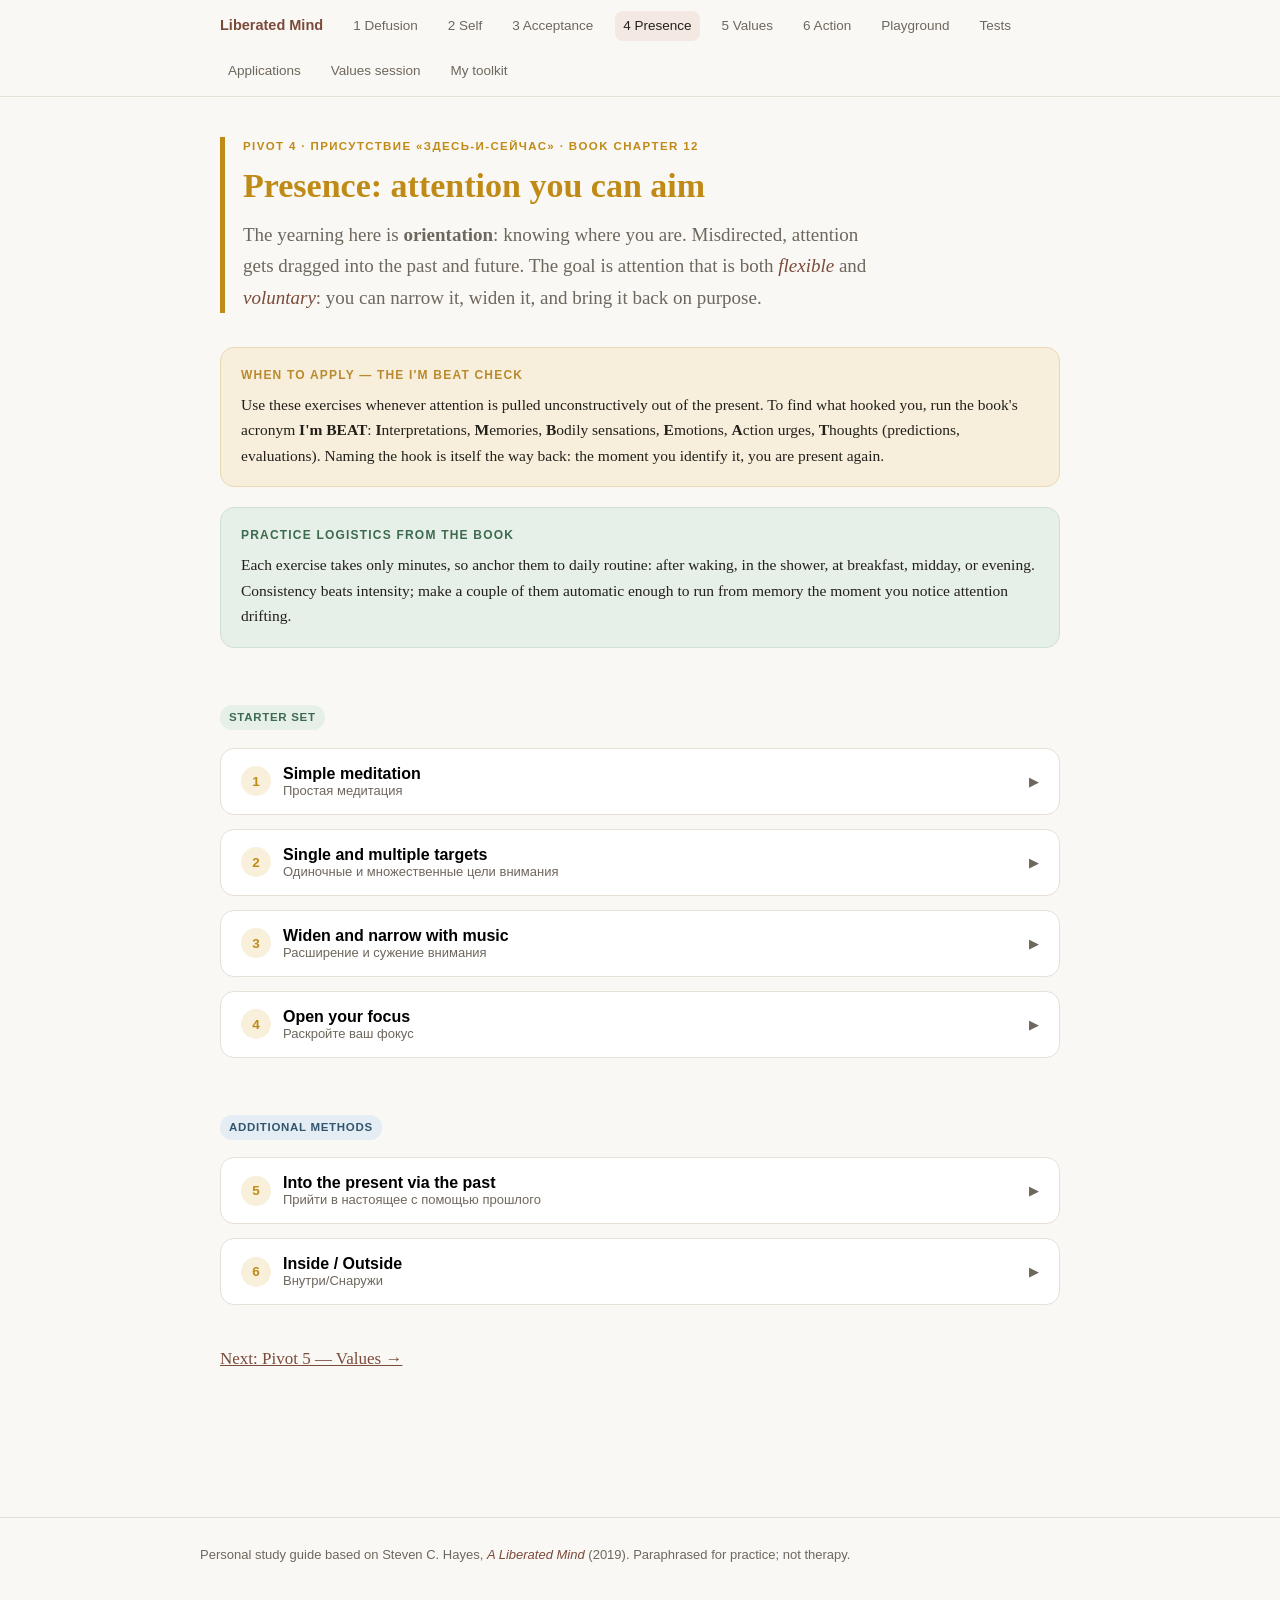
<file: presence.html>
<!DOCTYPE html>
<html lang="en">
<head>
<meta charset="utf-8">
<meta name="viewport" content="width=device-width, initial-scale=1">
<title>Pivot 4 — Presence</title>
<link rel="stylesheet" href="css/style.css">
<link rel="icon" href="data:image/svg+xml,<svg xmlns='http://www.w3.org/2000/svg' viewBox='0 0 100 100'><text y='.9em' font-size='90'>🧭</text></svg>">
</head>
<body class="pivot-presence">
<nav><div class="nav-inner">
  <a class="brand" href="index.html">Liberated Mind</a>
  <a href="defusion.html">1 Defusion</a>
  <a href="self.html">2 Self</a>
  <a href="acceptance.html">3 Acceptance</a>
  <a href="presence.html">4 Presence</a>
  <a href="values.html">5 Values</a>
  <a href="action.html">6 Action</a>
  <a href="play.html">Playground</a>
  <a href="tests.html">Tests</a>
  <a href="life.html">Applications</a>
  <a href="notebook.html">Values session</a>
  <a href="toolkit.html">My toolkit</a>
</div></nav>
<main>
<header class="page">
  <div class="kicker">Pivot 4 · Присутствие «здесь-и-сейчас» · book chapter 12</div>
  <h1>Presence: attention you can aim</h1>
  <p class="lede">The yearning here is <strong>orientation</strong>: knowing where you are. Misdirected, attention gets dragged into the past and future. The goal is attention that is both <em>flexible</em> and <em>voluntary</em>: you can narrow it, widen it, and bring it back on purpose.</p>
</header>

<div class="callout when"><span class="label">When to apply — the I'm BEAT check</span>
Use these exercises whenever attention is pulled unconstructively out of the present. To find what hooked you, run the book's acronym <strong>I'm BEAT</strong>: <strong>I</strong>nterpretations, <strong>M</strong>emories, <strong>B</strong>odily sensations, <strong>E</strong>motions, <strong>A</strong>ction urges, <strong>T</strong>houghts (predictions, evaluations). Naming the hook is itself the way back: the moment you identify it, you are present again.</div>

<div class="callout tip"><span class="label">Practice logistics from the book</span>
Each exercise takes only minutes, so anchor them to daily routine: after waking, in the shower, at breakfast, midday, or evening. Consistency beats intensity; make a couple of them automatic enough to run from memory the moment you notice attention drifting.</div>

<h2><span class="tag starter">Starter set</span></h2>

<div class="exercise">
  <button><span class="ex-num">1</span><span class="ex-title">Simple meditation<span class="ex-ru">Простая медитация</span></span><span class="chev">▶</span></button>
  <div class="ex-body">
    <div class="ex-when">When: a few minutes daily; the base attention workout.</div>
    <ol class="steps">
      <li>Sit with a straight back, eyes slightly open, gaze lowered at about 45 degrees, soft focus on no particular point. Chair is fine, feet on the floor.</li>
      <li>Let the mind rest on your breathing.</li>
      <li>Every time you find the mind has drifted, release it from the thought stream and rest it on the breath again.</li>
    </ol>
    <p>That's the whole exercise. Each catch-and-return is one rep: it strengthens both the noticing and the refocusing.</p>
    <div class="ex-actions">
      <button class="btn-toolkit" data-id="p1" data-name="Simple meditation" data-pivot="Presence" data-href="presence.html"></button>
      <label class="done-check"><input type="checkbox" data-id="p1"> practiced today</label>
    </div>
  </div>
</div>

<div class="exercise">
  <button><span class="ex-num">2</span><span class="ex-title">Single and multiple targets<span class="ex-ru">Одиночные и множественные цели внимания</span></span><span class="chev">▶</span></button>
  <div class="ex-body">
    <div class="ex-when">When: anywhere, anytime, even mid-conversation. The book often prefers it to breath-following, because breath focus can trigger panic in anxious people. Grounding through the feet interrupts automatic loops (anger, cravings, overeating).</div>
    <ol class="steps">
      <li>Set a 2-minute timer. Eyes closed, attention on your <em>left foot</em>: sensations, warmth or cold, pulse, the space it occupies. When attention wanders, gently return it.</li>
      <li>2 more minutes: same with the <em>right foot</em>. Try to notice even more detail this round.</li>
      <li>2 more minutes: hold <em>both feet at once</em>. Don't alternate; widen the beam to cover both. Redirect gently when pulled away.</li>
    </ol>
    <div class="timer" data-minutes="2"><button>Start 2 min</button><span class="t-display"></span></div>
    <p>The point is not relaxation; it is attention that is directed, flexible, and yours.</p>
    <div class="ex-actions">
      <button class="btn-toolkit" data-id="p2" data-name="Feet: single and multiple targets" data-pivot="Presence" data-href="presence.html"></button>
      <label class="done-check"><input type="checkbox" data-id="p2"> practiced today</label>
    </div>
  </div>
</div>

<div class="exercise">
  <button><span class="ex-num">3</span><span class="ex-title">Widen and narrow with music<span class="ex-ru">Расширение и сужение внимания</span></span><span class="chev">▶</span></button>
  <div class="ex-body">
    <div class="ex-when">When: training attention on rich sensory input.</div>
    <ol class="steps">
      <li>Play music you like that has several instruments.</li>
      <li>Decide the focus plan in advance so the music doesn't steer you. Use a 1-minute timer per shift.</li>
      <li>Listen to the full combination first, then only one instrument (say, bass), then another (drums), then the whole ensemble again. Repeat the cycle once or twice with different instruments.</li>
    </ol>
    <div class="timer" data-minutes="1"><button>Start 1 min</button><span class="t-display"></span></div>
    <div class="ex-actions">
      <button class="btn-toolkit" data-id="p3" data-name="Widen and narrow with music" data-pivot="Presence" data-href="presence.html"></button>
      <label class="done-check"><input type="checkbox" data-id="p3"> practiced today</label>
    </div>
  </div>
</div>

<div class="exercise">
  <button><span class="ex-num">4</span><span class="ex-title">Open your focus<span class="ex-ru">Раскройте ваш фокус</span></span><span class="chev">▶</span></button>
  <div class="ex-body">
    <div class="ex-when">When: learning to widen attention, not just narrow it. Everyday use: meetings. A soft variant also helps falling asleep (see Applications → Sleep).</div>
    <ol class="steps">
      <li>Look around the room, focusing on specific objects one by one. Feel the sharpness of narrow focus.</li>
      <li>Then defocus from any single object and attend to the relations, the <em>space between</em> most or all objects at once. You can do the same with gaps between thoughts.</li>
      <li>Alternate for a few minutes and notice the two different attention strategies: soft and wide versus sharp and narrow.</li>
      <li>In your next meeting: switch between focusing on one speaker and on everyone in the room at once.</li>
    </ol>
    <div class="ex-actions">
      <button class="btn-toolkit" data-id="p4" data-name="Open your focus" data-pivot="Presence" data-href="presence.html"></button>
      <label class="done-check"><input type="checkbox" data-id="p4"> practiced today</label>
    </div>
  </div>
</div>

<h2><span class="tag extra">Additional methods</span></h2>

<div class="exercise">
  <button><span class="ex-num">5</span><span class="ex-title">Into the present via the past<span class="ex-ru">Прийти в настоящее с помощью прошлого</span></span><span class="chev">▶</span></button>
  <div class="ex-body">
    <div class="ex-when">When: memories keep yanking you out of the present; training for staying stable with hard material.</div>
    <ol class="steps">
      <li>Deliberately call up a memory and frame it: <em>"Right now I am remembering that..."</em> plus one short sentence.</li>
      <li>Watch what arrives: emotions, body reactions, thoughts, urges, other memories.</li>
      <li>Label each arrival in the present tense: "Right now I am having the emotion of sadness." "I am having the thought that this should never have happened."</li>
      <li>If responses slip away, return to the memory and re-run it. Repeat for other memories that surfaced.</li>
    </ol>
    <p>The thought or feeling may be about the past or future, but the labels train your mind to register that the <em>reaction</em> is happening now. This same "I am having the thought that..." frame is a powerful everyday defusion tool.</p>
    <div class="ex-actions">
      <button class="btn-toolkit" data-id="p5" data-name="Present via the past" data-pivot="Presence" data-href="presence.html"></button>
      <label class="done-check"><input type="checkbox" data-id="p5"> practiced today</label>
    </div>
  </div>
</div>

<div class="exercise">
  <button><span class="ex-num">6</span><span class="ex-title">Inside / Outside<span class="ex-ru">Внутри/Снаружи</span></span><span class="chev">▶</span></button>
  <div class="ex-body">
    <div class="ex-when">When: during any task (gardening, chores): trains double awareness of task and body without getting stuck on either.</div>
    <ol class="steps">
      <li>While working, keep attending to the task but move some attention into your body.</li>
      <li>Let a physical sensation step forward without taking over. Where is it? What are its edges? Hot or cold? Tense or calm? Pulsing or steady? Rough or smooth? Keep doing the task the whole time.</li>
      <li>Refocus on the task while staying aware of the sensation. How do the two relate: does the sensation shift with your engagement?</li>
      <li>Let any connections emerge by themselves. Don't turn it into problem-solving ("I must find the link!"); it is attention training, not diagnostics.</li>
    </ol>
    <div class="ex-actions">
      <button class="btn-toolkit" data-id="p6" data-name="Inside / Outside" data-pivot="Presence" data-href="presence.html"></button>
      <label class="done-check"><input type="checkbox" data-id="p6"> practiced today</label>
    </div>
  </div>
</div>

<p style="margin-top:40px"><a href="values.html">Next: Pivot 5 — Values →</a></p>
</main>
<footer><div class="inner">Personal study guide based on Steven C. Hayes, <em>A Liberated Mind</em> (2019). Paraphrased for practice; not therapy.</div></footer>
<script src="js/app.js"></script>
</body>
</html>
</file>
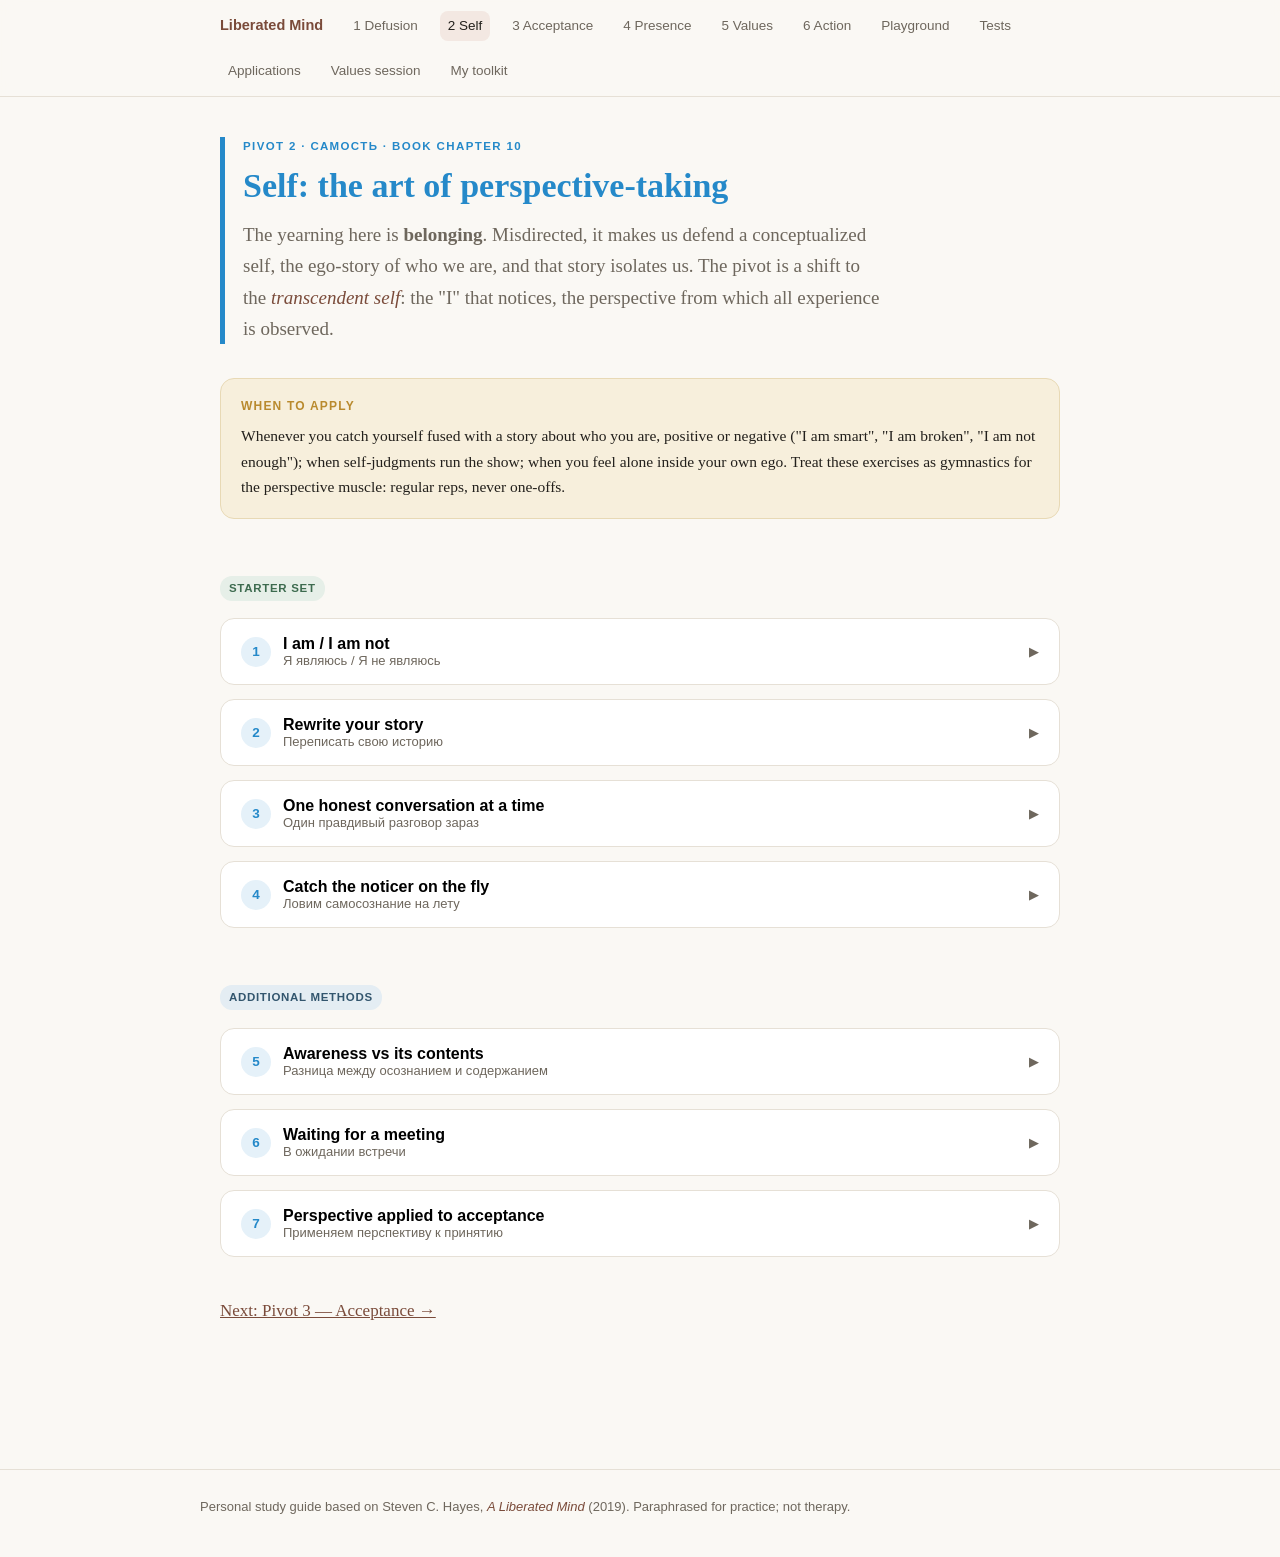
<file: self.html>
<!DOCTYPE html>
<html lang="en">
<head>
<meta charset="utf-8">
<meta name="viewport" content="width=device-width, initial-scale=1">
<title>Pivot 2 — Self</title>
<link rel="stylesheet" href="css/style.css">
<link rel="icon" href="data:image/svg+xml,<svg xmlns='http://www.w3.org/2000/svg' viewBox='0 0 100 100'><text y='.9em' font-size='90'>🧭</text></svg>">
</head>
<body class="pivot-self">
<nav><div class="nav-inner">
  <a class="brand" href="index.html">Liberated Mind</a>
  <a href="defusion.html">1 Defusion</a>
  <a href="self.html">2 Self</a>
  <a href="acceptance.html">3 Acceptance</a>
  <a href="presence.html">4 Presence</a>
  <a href="values.html">5 Values</a>
  <a href="action.html">6 Action</a>
  <a href="play.html">Playground</a>
  <a href="tests.html">Tests</a>
  <a href="life.html">Applications</a>
  <a href="notebook.html">Values session</a>
  <a href="toolkit.html">My toolkit</a>
</div></nav>
<main>
<header class="page">
  <div class="kicker">Pivot 2 · Самость · book chapter 10</div>
  <h1>Self: the art of perspective-taking</h1>
  <p class="lede">The yearning here is <strong>belonging</strong>. Misdirected, it makes us defend a conceptualized self, the ego-story of who we are, and that story isolates us. The pivot is a shift to the <em>transcendent self</em>: the "I" that notices, the perspective from which all experience is observed.</p>
</header>

<div class="callout when"><span class="label">When to apply</span>
Whenever you catch yourself fused with a story about who you are, positive or negative ("I am smart", "I am broken", "I am not enough"); when self-judgments run the show; when you feel alone inside your own ego. Treat these exercises as gymnastics for the perspective muscle: regular reps, never one-offs.</div>

<h2><span class="tag starter">Starter set</span></h2>

<div class="exercise">
  <button><span class="ex-num">1</span><span class="ex-title">I am / I am not<span class="ex-ru">Я являюсь / Я не являюсь</span></span><span class="chev">▶</span></button>
  <div class="ex-body">
    <div class="ex-when">When: your first structured look at the self-story. Needs paper and 15 quiet minutes.</div>
    <ol class="steps">
      <li>Write three incomplete sentences: "I am ___". Complete the first two with single words naming positive psychological qualities you prize (not descriptive facts). Complete the third with a negative quality you fear you have.</li>
      <li>Interrogate the positives: is this true all the time? Everywhere? With everyone? Notice the mind's discomfort. Check whether each one secretly works as a <em>comparison</em> with other people (smart-ER, kind-ER).</li>
      <li>Change the period at the end of each sentence to a comma and add: <em>"...or maybe not."</em> Read each slowly. Watch what opens. If negativity floods in, use defusion ("I'm having the thought that...").</li>
      <li>Cross out everything after "I am" in each sentence. Sit with the question: who would I be without this quality? Would I still be me if all such sentences were open questions?</li>
      <li>Circle the two words repeated three times, "I am", and consider: maybe the deeper self you are looking for is closer to just those two words. Simply being.</li>
      <li>Final transformation: rewrite each sentence twice. First swap "I am" for "I feel / I think" ("I am loving" → "I feel love"). Then situate it: "When [situation] and I [my behavior], then I [feel/think] ___". Include situations where the quality is absent.</li>
    </ol>
    <p>The situated form is the honest form: it shows when and how you act, instead of a global verdict on what you are. Keep using it whenever you catch a self-judgment.</p>
    <div class="ex-actions">
      <button class="btn-toolkit" data-id="s1" data-name="I am / I am not" data-pivot="Self" data-href="self.html"></button>
      <label class="done-check"><input type="checkbox" data-id="s1"> practiced today</label>
    </div>
  </div>
</div>

<div class="exercise">
  <button><span class="ex-num">2</span><span class="ex-title">Rewrite your story<span class="ex-ru">Переписать свою историю</span></span><span class="chev">▶</span></button>
  <div class="ex-body">
    <div class="ex-when">When: a life-narrative ("this is why I am the way I am") keeps justifying stuckness.</div>
    <ol class="steps">
      <li>Write ~200 words about something you struggle with psychologically that has its own backstory. Describe the story and how it interferes, inside and out.</li>
      <li>Circle every <em>reaction</em>: thoughts, feelings, memories, sensations, urges, actual behavior. Do not circle explanations of why you reacted.</li>
      <li>Underline every external <em>fact</em> or situation.</li>
      <li>Now rewrite the whole story so that its theme, meaning, outcome or direction is completely different, while every circled and underlined element still appears in it. Not a happier story, not a truer story: just a coherent different one.</li>
      <li>Optionally rewrite it again later.</li>
    </ol>
    <p>The realization the exercise aims at: with facts and reactions unchanged, the conclusions can change completely, because we are always authoring a narrative, one of many possible. Then ask: which storyline serves where I want to go? Who should choose it, the Inner Dictator or the observing me?</p>
    <div class="ex-actions">
      <button class="btn-toolkit" data-id="s2" data-name="Rewrite your story" data-pivot="Self" data-href="self.html"></button>
      <label class="done-check"><input type="checkbox" data-id="s2"> practiced today</label>
    </div>
  </div>
</div>

<div class="exercise">
  <button><span class="ex-num">3</span><span class="ex-title">One honest conversation at a time<span class="ex-ru">Один правдивый разговор зараз</span></span><span class="chev">▶</span></button>
  <div class="ex-body">
    <div class="ex-when">When: practicing being fully yourself with another person. Start with someone safe.</div>
    <ol class="steps">
      <li>In your next conversation with a trusted friend or colleague, bring full awareness. When the talk turns to you, watch for the subtle pull to lie: exaggerations, half-truths, confidence you don't have, pretending to know more than you do.</li>
      <li>When you notice the pull, meet it with compassion (you are caught in a human trap), then check: can I say it more honestly right now?</li>
      <li>If the conversation doesn't feel safe, note it for a later conversation instead. Gradually widen the space where you tell the truth.</li>
      <li>Also explore <em>why</em> honesty is hard there: the exercise opens a door to insecurity, inadequacy, fear of rejection. Use acceptance and defusion to stay yourself in the presence of those feelings.</li>
      <li>Advanced: deliberately pick a less safe person you have embellished with before, agree with yourself on one topic where you will give only true answers, and watch what comes up.</li>
    </ol>
    <div class="ex-actions">
      <button class="btn-toolkit" data-id="s3" data-name="One honest conversation" data-pivot="Self" data-href="self.html"></button>
      <label class="done-check"><input type="checkbox" data-id="s3"> practiced today</label>
    </div>
  </div>
</div>

<div class="exercise">
  <button><span class="ex-num">4</span><span class="ex-title">Catch the noticer on the fly<span class="ex-ru">Ловим самосознание на лету</span></span><span class="chev">▶</span></button>
  <div class="ex-body">
    <div class="ex-when">When: many times a day, cued by routine actions.</div>
    <ol class="steps">
      <li>Pick a cue: every time you touch your phone, keys or wallet (or set phone reminders).</li>
      <li>At each cue, ask: <em>"And who is noticing this right now?"</em> Touch the awareness for even a millisecond.</li>
      <li>If the question triggers a mental treatise on who you are, that's the storytelling mind; cut it off with a defusion move (hear the treatise in a cartoon voice).</li>
    </ol>
    <p>Over time the question becomes natural and the connection to the observing self steadies.</p>
    <div class="ex-actions">
      <button class="btn-toolkit" data-id="s4" data-name="Catch the noticer" data-pivot="Self" data-href="self.html"></button>
      <label class="done-check"><input type="checkbox" data-id="s4"> practiced today</label>
    </div>
  </div>
</div>

<h2><span class="tag extra">Additional methods</span></h2>

<div class="exercise">
  <button><span class="ex-num">5</span><span class="ex-title">Awareness vs its contents<span class="ex-ru">Разница между осознанием и содержанием</span></span><span class="chev">▶</span></button>
  <div class="ex-body">
    <div class="ex-when">When: 5–10 minutes, anywhere safe for reflection; repeat daily for several days.</div>
    <ol class="steps">
      <li>Let the mind settle on anything: an object, a sensation, a thought, a memory.</li>
      <li>Express it three ways, pausing between each: "I am aware of [X]." "I am not [X]." "My awareness contains [X]."</li>
      <li>With practice, shorten to: notice the thing, then "I am not this; my awareness holds this."</li>
      <li>Don't argue with the mind about it; just touch the sense that awareness is different from whatever it contains.</li>
    </ol>
    <div class="ex-actions">
      <button class="btn-toolkit" data-id="s5" data-name="Awareness vs contents" data-pivot="Self" data-href="self.html"></button>
      <label class="done-check"><input type="checkbox" data-id="s5"> practiced today</label>
    </div>
  </div>
</div>

<div class="exercise">
  <button><span class="ex-num">6</span><span class="ex-title">Waiting for a meeting<span class="ex-ru">В ожидании встречи</span></span><span class="chev">▶</span></button>
  <div class="ex-body">
    <div class="ex-when">When: 2–3 minutes before a difficult meeting. The book suggests printing the prompts and keeping them at your desk.</div>
    <ol class="steps">
      <li>While you wait, ask: who is watching me wait? Touch that you are here, now, aware. Don't cling to it.</li>
      <li>Let a childhood memory of a similar situation surface on its own (no analysis). Watch it for a bit: who was there, what you did, felt, thought. Who noticed all of it then?</li>
      <li>You have been you your whole life; whatever happens in this meeting, you will notice that too. Promise yourself to stay you through its ups and downs.</li>
      <li>Now switch seats: picture the person coming to the meeting. Where are they right now? What do they see on the way? What might they feel? Think? Worry about? What do they deeply care about? What might worry them about meeting <em>you</em>?</li>
      <li>Come back to here and now: what worries you most? Then: is there a way for <em>both</em> of you to reach the deeper goals of this meeting?</li>
    </ol>
    <p>This is the empathy expander; it builds connection with others at the level of awareness, not roles.</p>
    <div class="ex-actions">
      <button class="btn-toolkit" data-id="s6" data-name="Waiting for a meeting" data-pivot="Self" data-href="self.html"></button>
      <label class="done-check"><input type="checkbox" data-id="s6"> practiced today</label>
    </div>
  </div>
</div>

<div class="exercise">
  <button><span class="ex-num">7</span><span class="ex-title">Perspective applied to acceptance<span class="ex-ru">Применяем перспективу к принятию</span></span><span class="chev">▶</span></button>
  <div class="ex-body">
    <div class="ex-when">When: working with an already-lived painful experience; later usable in the moment. Record the steps as a voice memo with pauses and play it back with eyes closed.</div>
    <ol class="steps">
      <li>Close your eyes and contact the difficulty. Feel what you feel, think what you think, remember what you remember. Fix nothing.</li>
      <li>Notice that a part of you sees you suffering.</li>
      <li>With that noticing part, step out of your body and look at yourself. See how you look from outside while knowing it hurts inside.</li>
      <li>Hold (don't answer) the questions: "What do I think of this person I call me? Can this person be loved? Is this a whole person?"</li>
      <li>Move your awareness across the room; look at yourself from a distance. Note that nearby others are suffering too. Hold the same questions again.</li>
      <li>Imagine ten years have passed and you are wiser. From that wiser future, say two or three sentences to yourself about how to be right now.</li>
      <li>Mentally write yourself a short memo of that advice, return to your body, open your eyes.</li>
    </ol>
    <p>People's memos tend to converge on flexible wisdom: just be you; it's okay and it will pass; you are loved; you can let this go. Your own awareness is your ally.</p>
    <div class="ex-actions">
      <button class="btn-toolkit" data-id="s7" data-name="Perspective for acceptance" data-pivot="Self" data-href="self.html"></button>
      <label class="done-check"><input type="checkbox" data-id="s7"> practiced today</label>
    </div>
  </div>
</div>

<p style="margin-top:40px"><a href="acceptance.html">Next: Pivot 3 — Acceptance →</a></p>
</main>
<footer><div class="inner">Personal study guide based on Steven C. Hayes, <em>A Liberated Mind</em> (2019). Paraphrased for practice; not therapy.</div></footer>
<script src="js/app.js"></script>
</body>
</html>
</file>
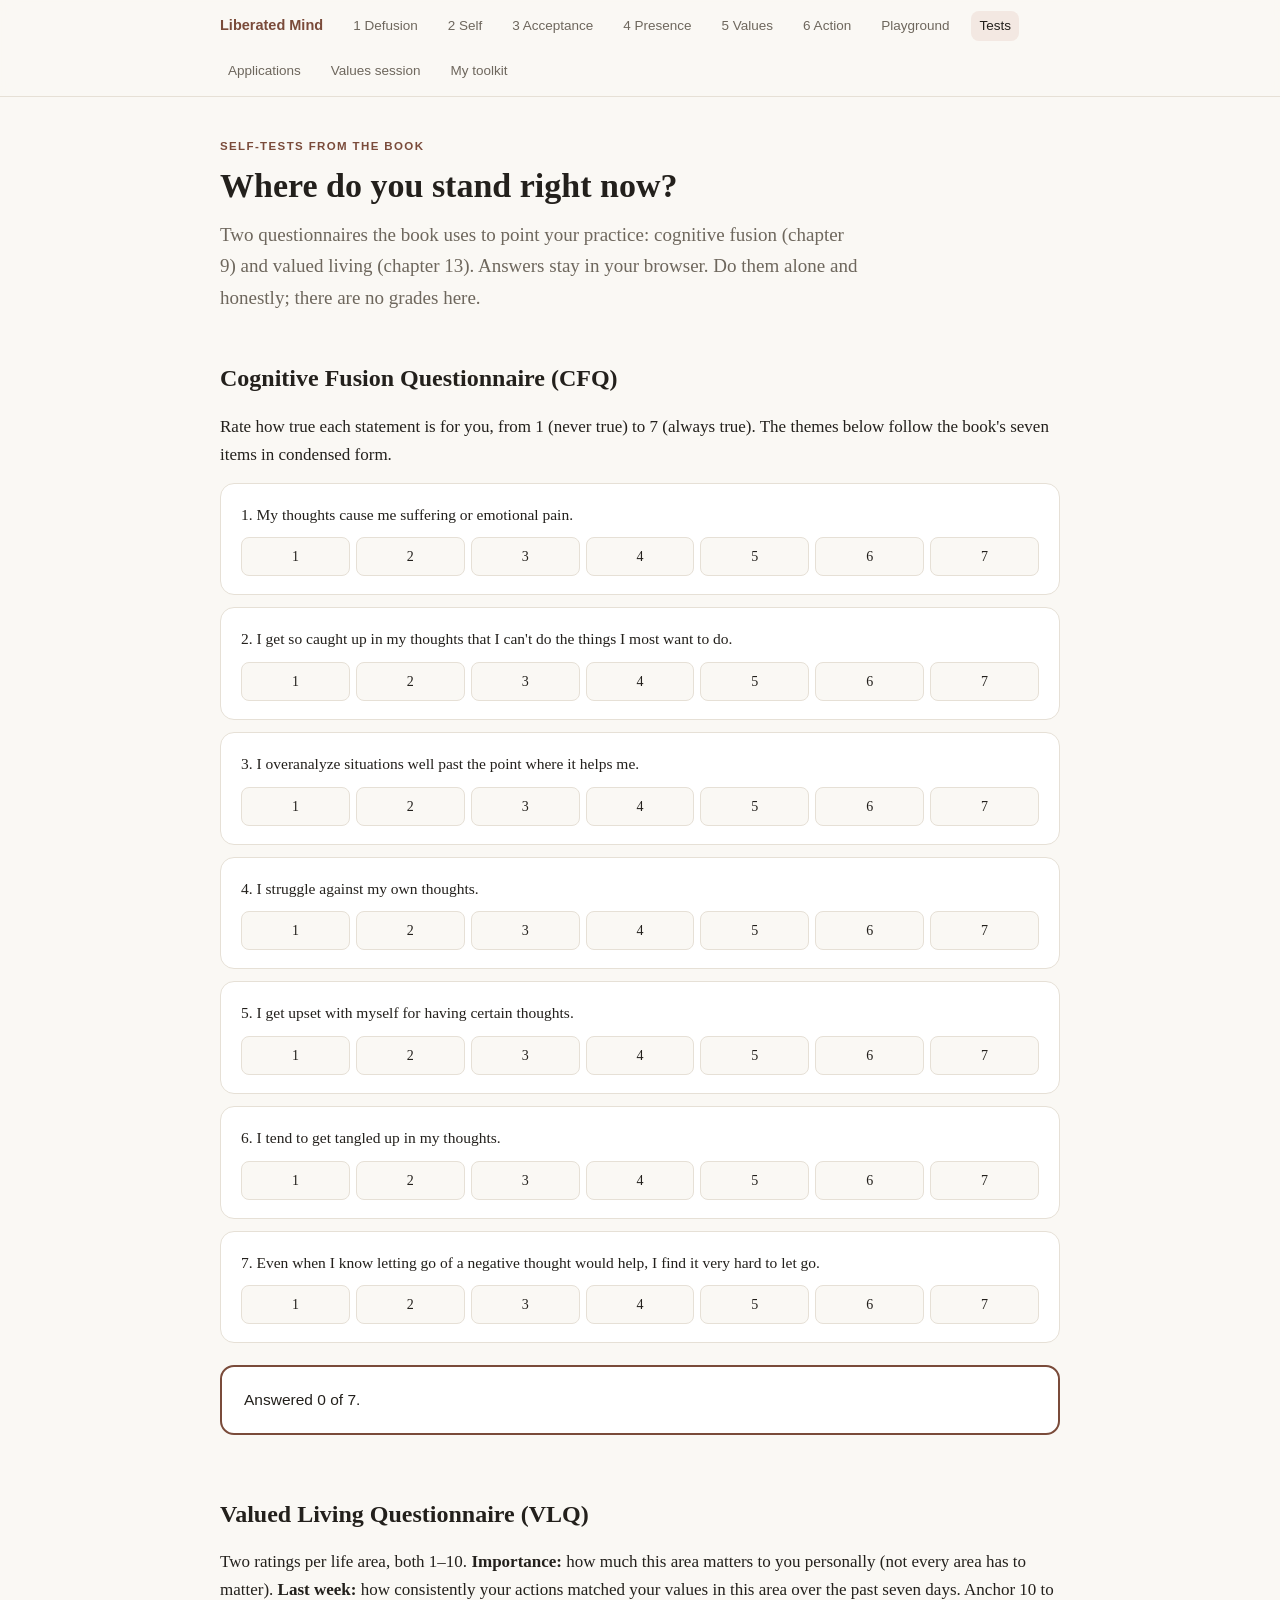
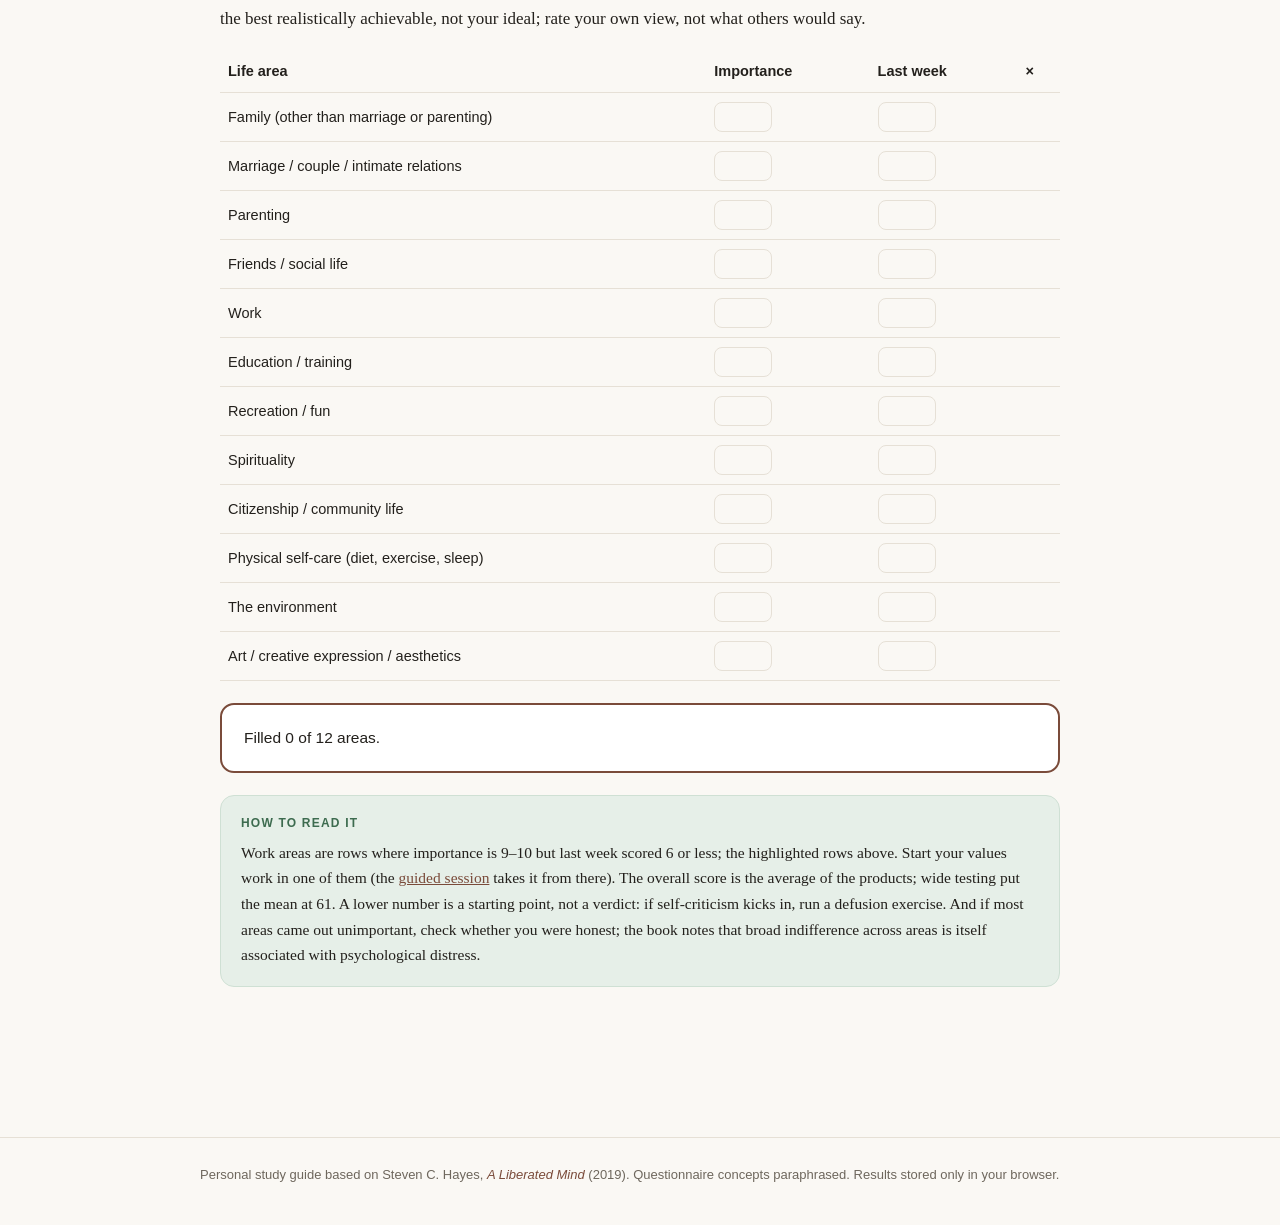
<file: tests.html>
<!DOCTYPE html>
<html lang="en">
<head>
<meta charset="utf-8">
<meta name="viewport" content="width=device-width, initial-scale=1">
<title>Self-tests — CFQ and VLQ</title>
<link rel="stylesheet" href="css/style.css">
<link rel="icon" href="data:image/svg+xml,<svg xmlns='http://www.w3.org/2000/svg' viewBox='0 0 100 100'><text y='.9em' font-size='90'>🧭</text></svg>">
</head>
<body>
<nav><div class="nav-inner">
  <a class="brand" href="index.html">Liberated Mind</a>
  <a href="defusion.html">1 Defusion</a>
  <a href="self.html">2 Self</a>
  <a href="acceptance.html">3 Acceptance</a>
  <a href="presence.html">4 Presence</a>
  <a href="values.html">5 Values</a>
  <a href="action.html">6 Action</a>
  <a href="play.html">Playground</a>
  <a href="tests.html">Tests</a>
  <a href="life.html">Applications</a>
  <a href="notebook.html">Values session</a>
  <a href="toolkit.html">My toolkit</a>
</div></nav>
<main>
<header class="page">
  <div class="kicker">Self-tests from the book</div>
  <h1>Where do you stand right now?</h1>
  <p class="lede">Two questionnaires the book uses to point your practice: cognitive fusion (chapter 9) and valued living (chapter 13). Answers stay in your browser. Do them alone and honestly; there are no grades here.</p>
</header>

<h2 id="cfq">Cognitive Fusion Questionnaire (CFQ)</h2>
<p>Rate how true each statement is for you, from 1 (never true) to 7 (always true). The themes below follow the book's seven items in condensed form.</p>
<div id="cfq-items"></div>
<div class="score-box" id="cfq-result">Answer all 7 to see your score.</div>

<h2 id="vlq" style="margin-top:60px">Valued Living Questionnaire (VLQ)</h2>
<p>Two ratings per life area, both 1–10. <strong>Importance:</strong> how much this area matters to you personally (not every area has to matter). <strong>Last week:</strong> how consistently your actions matched your values in this area over the past seven days. Anchor 10 to the best realistically achievable, not your ideal; rate your own view, not what others would say.</p>
<table class="vlq">
<thead><tr><th>Life area</th><th>Importance</th><th>Last week</th><th>×</th></tr></thead>
<tbody id="vlq-rows"></tbody>
</table>
<div class="score-box" id="vlq-result">Fill in both columns to see your score and your work areas.</div>

<div class="callout tip"><span class="label">How to read it</span>
Work areas are rows where importance is 9–10 but last week scored 6 or less; the highlighted rows above. Start your values work in one of them (the <a href="notebook.html">guided session</a> takes it from there). The overall score is the average of the products; wide testing put the mean at 61. A lower number is a starting point, not a verdict: if self-criticism kicks in, run a defusion exercise. And if most areas came out unimportant, check whether you were honest; the book notes that broad indifference across areas is itself associated with psychological distress.</div>

</main>
<footer><div class="inner">Personal study guide based on Steven C. Hayes, <em>A Liberated Mind</em> (2019). Questionnaire concepts paraphrased. Results stored only in your browser.</div></footer>
<script src="js/app.js"></script>
<script>
/* CFQ (condensed paraphrase of the 7 themes) */
const CFQ = [
  "My thoughts cause me suffering or emotional pain.",
  "I get so caught up in my thoughts that I can't do the things I most want to do.",
  "I overanalyze situations well past the point where it helps me.",
  "I struggle against my own thoughts.",
  "I get upset with myself for having certain thoughts.",
  "I tend to get tangled up in my thoughts.",
  "Even when I know letting go of a negative thought would help, I find it very hard to let go."
];
const cfqWrap = document.getElementById('cfq-items');
const cfqVals = LS.get('cfq', {});
CFQ.forEach((q, i) => {
  const div = document.createElement('div');
  div.className = 'q-block';
  let scale = '<div class="scale">';
  for (let v = 1; v <= 7; v++) {
    const sel = cfqVals[i] === v ? ' sel' : '';
    scale += `<label class="cfq-l${sel}" data-q="${i}" data-v="${v}">${v}</label>`;
  }
  scale += '</div>';
  div.innerHTML = `<div class="q-text">${i + 1}. ${q}</div>${scale}`;
  cfqWrap.appendChild(div);
});
function cfqScore() {
  const vals = LS.get('cfq', {});
  const keys = Object.keys(vals);
  const box = document.getElementById('cfq-result');
  if (keys.length < 7) { box.textContent = `Answered ${keys.length} of 7.`; return; }
  const total = Object.values(vals).reduce((a, b) => a + b, 0);
  let verdict;
  if (total < 20) verdict = "Your thinking is fairly flexible. Practice defusion anyway, the way you'd keep exercising a healthy body.";
  else if (total <= 30) verdict = "Fusion is becoming dominant. The defusion methods will help you get distance from your thoughts.";
  else verdict = "Fusion dominates. Prioritize daily defusion practice: the starter set, every day, plus on-the-spot moves whenever a thought hooks you.";
  box.innerHTML = `<span class="big">${total}</span> / 49<br>${verdict} <a href="defusion.html">Go to the defusion exercises →</a>`;
}
cfqWrap.addEventListener('click', e => {
  const l = e.target.closest('.cfq-l');
  if (!l) return;
  const vals = LS.get('cfq', {});
  vals[l.dataset.q] = parseInt(l.dataset.v);
  LS.set('cfq', vals);
  cfqWrap.querySelectorAll(`.cfq-l[data-q="${l.dataset.q}"]`).forEach(x => x.classList.remove('sel'));
  l.classList.add('sel');
  cfqScore();
});
cfqScore();

/* VLQ */
const AREAS = [
  "Family (other than marriage or parenting)",
  "Marriage / couple / intimate relations",
  "Parenting",
  "Friends / social life",
  "Work",
  "Education / training",
  "Recreation / fun",
  "Spirituality",
  "Citizenship / community life",
  "Physical self-care (diet, exercise, sleep)",
  "The environment",
  "Art / creative expression / aesthetics"
];
const tbody = document.getElementById('vlq-rows');
const vlq = LS.get('vlq', {});
AREAS.forEach((a, i) => {
  const tr = document.createElement('tr');
  const imp = vlq['i' + i] ?? '';
  const act = vlq['a' + i] ?? '';
  tr.innerHTML = `<td>${a}</td>
    <td><input type="number" min="1" max="10" data-k="i${i}" value="${imp}"></td>
    <td><input type="number" min="1" max="10" data-k="a${i}" value="${act}"></td>
    <td class="prod" id="prod${i}"></td>`;
  tbody.appendChild(tr);
});
function vlqScore() {
  const v = LS.get('vlq', {});
  let sum = 0, n = 0, flags = [];
  AREAS.forEach((a, i) => {
    const imp = v['i' + i], act = v['a' + i];
    const tr = tbody.children[i];
    const cell = document.getElementById('prod' + i);
    if (imp >= 1 && act >= 1) {
      cell.textContent = imp * act;
      sum += imp * act; n++;
      const flag = imp >= 9 && act <= 6;
      tr.classList.toggle('flag', flag);
      if (flag) flags.push(a);
    } else { cell.textContent = ''; tr.classList.remove('flag'); }
  });
  const box = document.getElementById('vlq-result');
  if (n < 12) { box.textContent = `Filled ${n} of 12 areas.`; return; }
  const score = Math.round((sum / 12) * 10) / 10;
  let msg = `<span class="big">${score}</span> (population mean: 61)<br>`;
  if (flags.length) msg += `<strong>Your work areas</strong> (importance 9–10, action ≤ 6): ${flags.join('; ')}. Start the <a href="notebook.html">values session</a> with one of them.`;
  else msg += `No area shows the classic gap (importance 9–10 with action ≤ 6). Pick the area with the biggest importance-action difference and take it into the <a href="notebook.html">values session</a>.`;
  box.innerHTML = msg;
}
tbody.addEventListener('input', e => {
  const inp = e.target.closest('input[data-k]');
  if (!inp) return;
  let val = parseInt(inp.value);
  if (val > 10) { val = 10; inp.value = 10; }
  const v = LS.get('vlq', {});
  if (val >= 1) v[inp.dataset.k] = val; else delete v[inp.dataset.k];
  LS.set('vlq', v);
  vlqScore();
});
vlqScore();
</script>
</body>
</html>
</file>
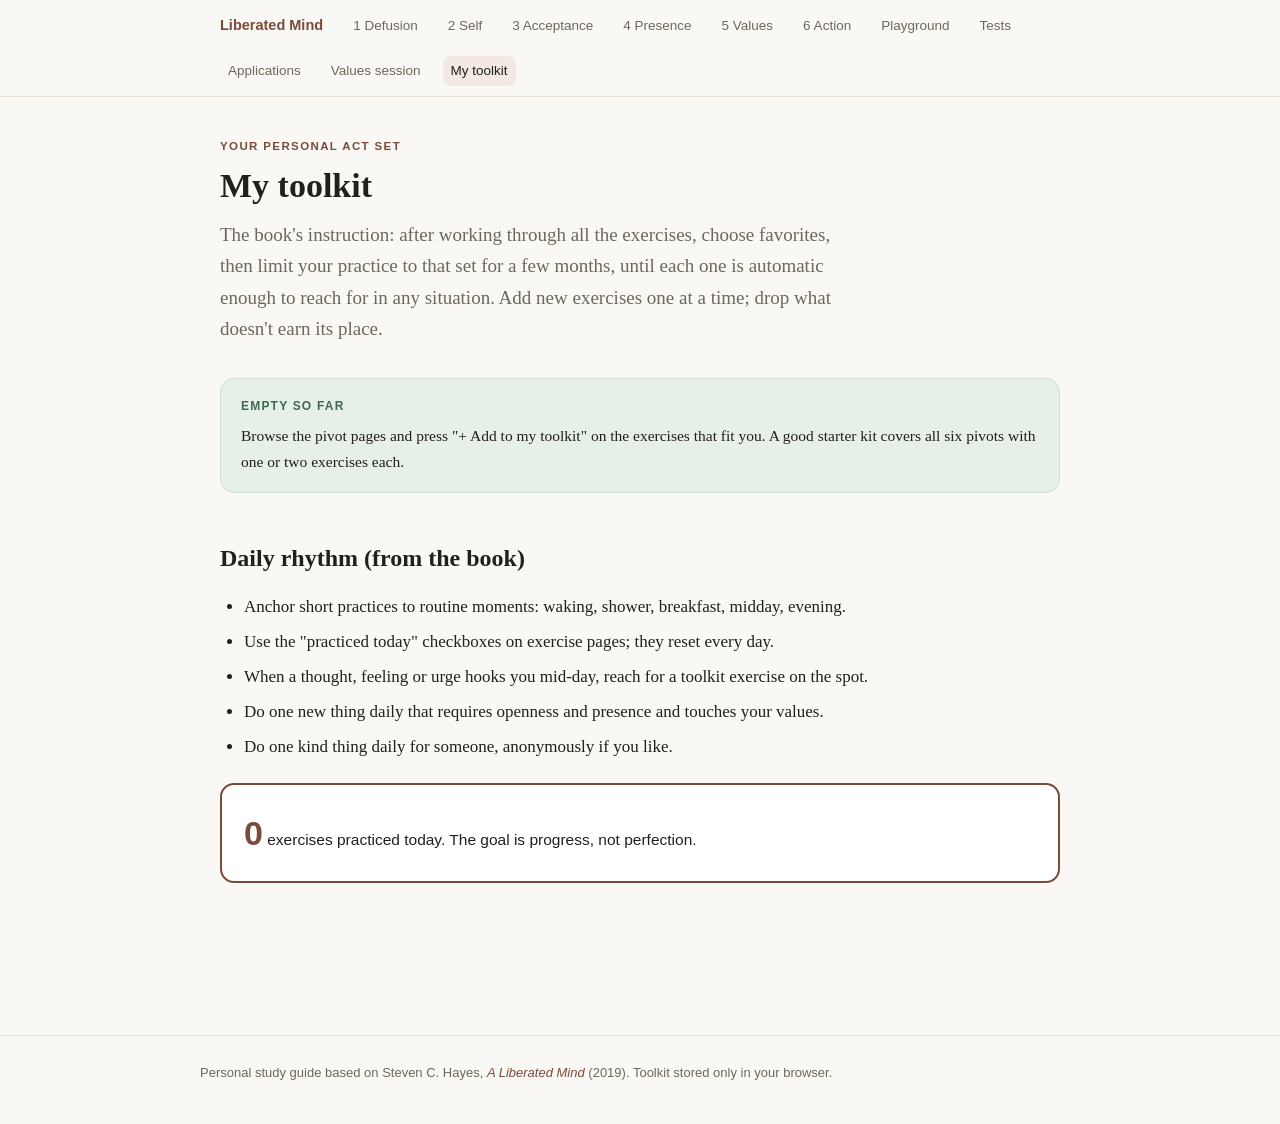
<file: toolkit.html>
<!DOCTYPE html>
<html lang="en">
<head>
<meta charset="utf-8">
<meta name="viewport" content="width=device-width, initial-scale=1">
<title>My toolkit</title>
<link rel="stylesheet" href="css/style.css">
<link rel="icon" href="data:image/svg+xml,<svg xmlns='http://www.w3.org/2000/svg' viewBox='0 0 100 100'><text y='.9em' font-size='90'>🧭</text></svg>">
</head>
<body>
<nav><div class="nav-inner">
  <a class="brand" href="index.html">Liberated Mind</a>
  <a href="defusion.html">1 Defusion</a>
  <a href="self.html">2 Self</a>
  <a href="acceptance.html">3 Acceptance</a>
  <a href="presence.html">4 Presence</a>
  <a href="values.html">5 Values</a>
  <a href="action.html">6 Action</a>
  <a href="play.html">Playground</a>
  <a href="tests.html">Tests</a>
  <a href="life.html">Applications</a>
  <a href="notebook.html">Values session</a>
  <a href="toolkit.html">My toolkit</a>
</div></nav>
<main>
<header class="page">
  <div class="kicker">Your personal ACT set</div>
  <h1>My toolkit</h1>
  <p class="lede">The book's instruction: after working through all the exercises, choose favorites, then limit your practice to that set for a few months, until each one is automatic enough to reach for in any situation. Add new exercises one at a time; drop what doesn't earn its place.</p>
</header>

<div id="kit-empty" class="callout tip" style="display:none"><span class="label">Empty so far</span>
Browse the pivot pages and press "+ Add to my toolkit" on the exercises that fit you. A good starter kit covers all six pivots with one or two exercises each.</div>

<div id="kit-list"></div>

<h2>Daily rhythm (from the book)</h2>
<ul>
  <li>Anchor short practices to routine moments: waking, shower, breakfast, midday, evening.</li>
  <li>Use the "practiced today" checkboxes on exercise pages; they reset every day.</li>
  <li>When a thought, feeling or urge hooks you mid-day, reach for a toolkit exercise on the spot.</li>
  <li>Do one new thing daily that requires openness and presence and touches your values.</li>
  <li>Do one kind thing daily for someone, anonymously if you like.</li>
</ul>

<div class="score-box" id="today-box"></div>

</main>
<footer><div class="inner">Personal study guide based on Steven C. Hayes, <em>A Liberated Mind</em> (2019). Toolkit stored only in your browser.</div></footer>
<script src="js/app.js"></script>
<script>
const kit = LS.get('toolkit', []);
const list = document.getElementById('kit-list');
if (!kit.length) document.getElementById('kit-empty').style.display = 'block';
else {
  const byPivot = {};
  kit.forEach(x => { (byPivot[x.pivot] = byPivot[x.pivot] || []).push(x); });
  ['Defusion','Self','Acceptance','Presence','Values','Action'].forEach(p => {
    if (!byPivot[p]) return;
    const h = document.createElement('h3'); h.textContent = p; list.appendChild(h);
    byPivot[p].forEach(x => {
      const d = document.createElement('div');
      d.className = 'q-block';
      d.innerHTML = `<a href="${x.href}">${x.name}</a> <button class="btn-toolkit" style="float:right" data-rm="${x.id}">remove</button>`;
      list.appendChild(d);
    });
  });
  list.addEventListener('click', e => {
    const b = e.target.closest('[data-rm]');
    if (!b) return;
    LS.set('toolkit', LS.get('toolkit', []).filter(x => x.id !== b.dataset.rm));
    location.reload();
  });
}
const done = LS.get('done-' + new Date().toISOString().slice(0,10), []);
document.getElementById('today-box').innerHTML =
  `<span class="big">${done.length}</span> exercise${done.length === 1 ? '' : 's'} practiced today. The goal is progress, not perfection.`;
</script>
</body>
</html>
</file>
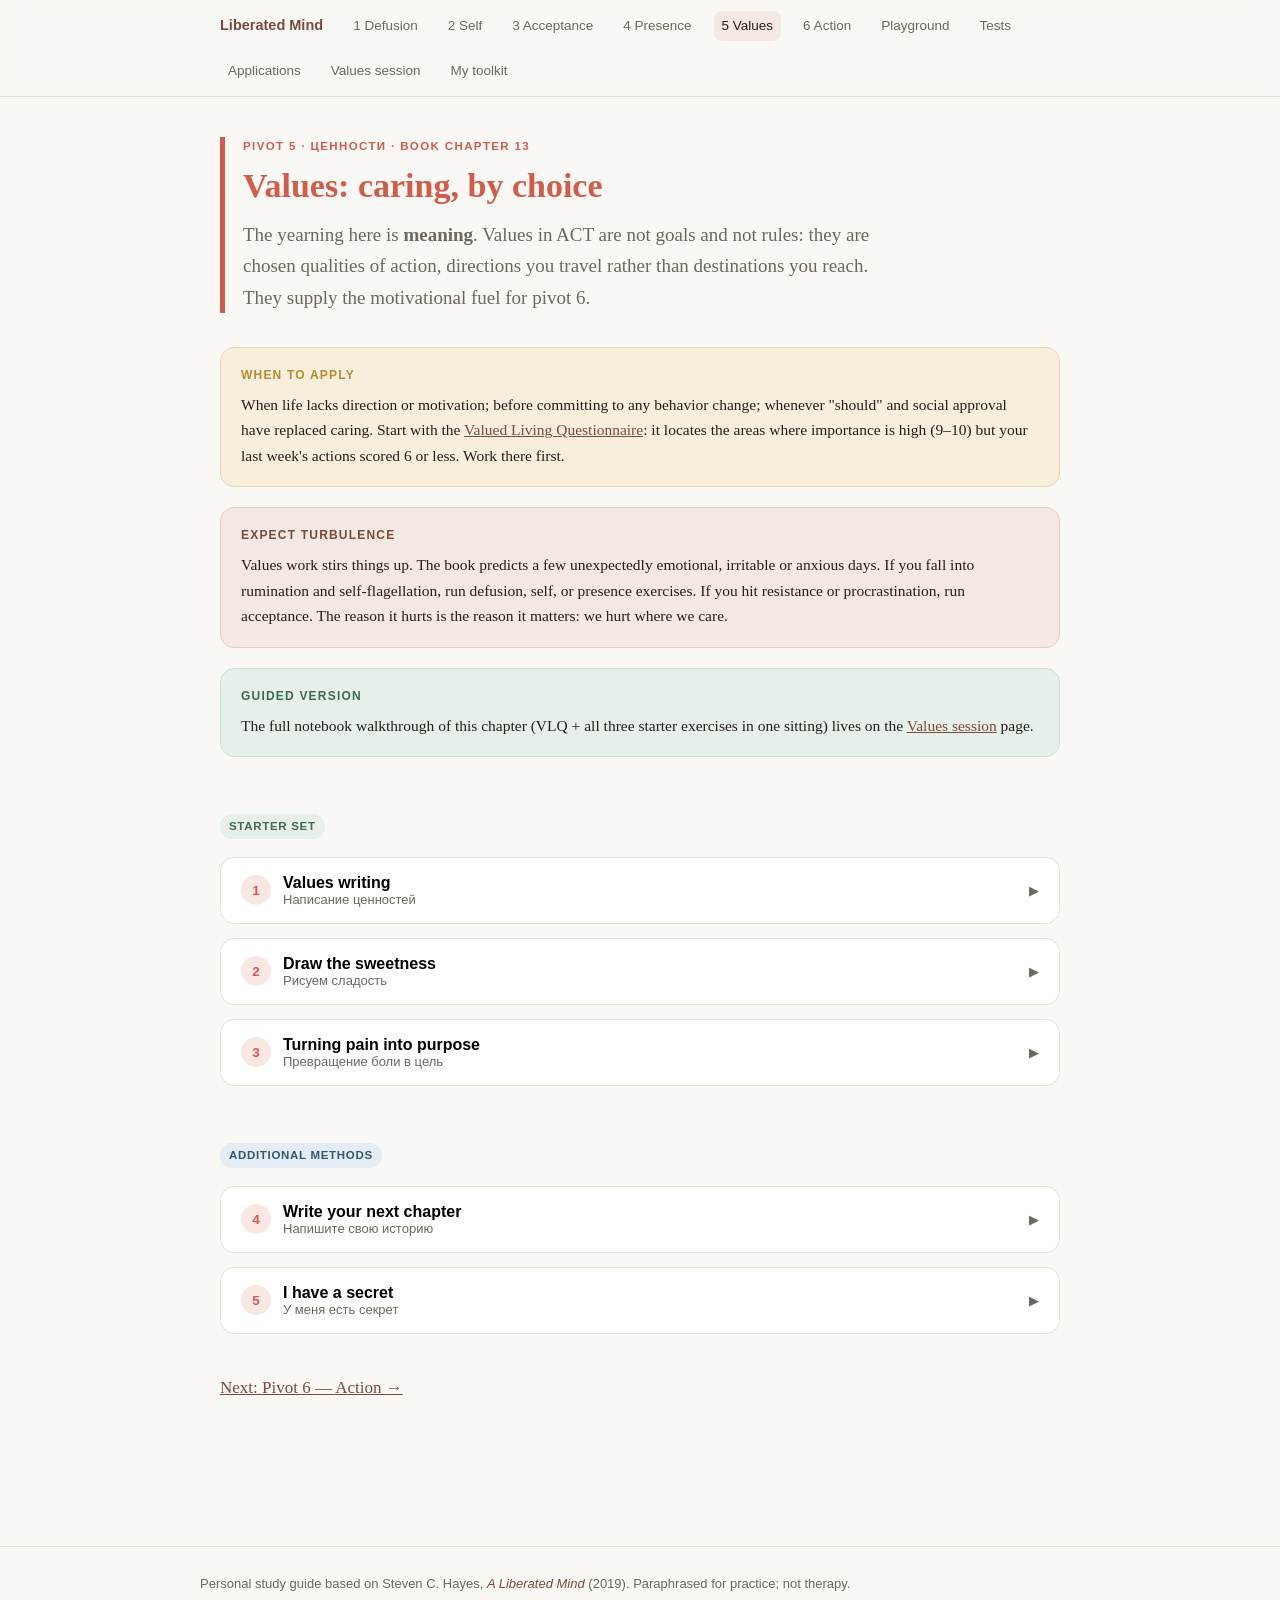
<file: values.html>
<!DOCTYPE html>
<html lang="en">
<head>
<meta charset="utf-8">
<meta name="viewport" content="width=device-width, initial-scale=1">
<title>Pivot 5 — Values</title>
<link rel="stylesheet" href="css/style.css">
<link rel="icon" href="data:image/svg+xml,<svg xmlns='http://www.w3.org/2000/svg' viewBox='0 0 100 100'><text y='.9em' font-size='90'>🧭</text></svg>">
</head>
<body class="pivot-values">
<nav><div class="nav-inner">
  <a class="brand" href="index.html">Liberated Mind</a>
  <a href="defusion.html">1 Defusion</a>
  <a href="self.html">2 Self</a>
  <a href="acceptance.html">3 Acceptance</a>
  <a href="presence.html">4 Presence</a>
  <a href="values.html">5 Values</a>
  <a href="action.html">6 Action</a>
  <a href="play.html">Playground</a>
  <a href="tests.html">Tests</a>
  <a href="life.html">Applications</a>
  <a href="notebook.html">Values session</a>
  <a href="toolkit.html">My toolkit</a>
</div></nav>
<main>
<header class="page">
  <div class="kicker">Pivot 5 · Ценности · book chapter 13</div>
  <h1>Values: caring, by choice</h1>
  <p class="lede">The yearning here is <strong>meaning</strong>. Values in ACT are not goals and not rules: they are chosen qualities of action, directions you travel rather than destinations you reach. They supply the motivational fuel for pivot 6.</p>
</header>

<div class="callout when"><span class="label">When to apply</span>
When life lacks direction or motivation; before committing to any behavior change; whenever "should" and social approval have replaced caring. Start with the <a href="tests.html#vlq">Valued Living Questionnaire</a>: it locates the areas where importance is high (9–10) but your last week's actions scored 6 or less. Work there first.</div>

<div class="callout warn"><span class="label">Expect turbulence</span>
Values work stirs things up. The book predicts a few unexpectedly emotional, irritable or anxious days. If you fall into rumination and self-flagellation, run defusion, self, or presence exercises. If you hit resistance or procrastination, run acceptance. The reason it hurts is the reason it matters: we hurt where we care.</div>

<div class="callout tip"><span class="label">Guided version</span>
The full notebook walkthrough of this chapter (VLQ + all three starter exercises in one sitting) lives on the <a href="notebook.html">Values session</a> page.</div>

<h2><span class="tag starter">Starter set</span></h2>

<div class="exercise">
  <button><span class="ex-num">1</span><span class="ex-title">Values writing<span class="ex-ru">Написание ценностей</span></span><span class="chev">▶</span></button>
  <div class="ex-body">
    <div class="ex-when">When: the core exercise; do it before moving to chapter 14. Research cited in the book: writing about values changes behavior and health more than picking values from a list, partly by lowering defensiveness and stress reactivity.</div>
    <ol class="steps">
      <li>Take paper and 10 minutes. Write about one value that matters deeply, in any life area.</li>
      <li>Answer along the way: What matters to me here? What do I want to do so my actions reflect it? When in my life was this value especially alive? What have I seen when others honored it, or violated it? What could I do to express it more? When did I betray it and what did that cost me?</li>
      <li>Keep the focus on qualities of living you want to embody, internally chosen. No approval-seeking, no rule-following, no guilt-driven storytelling.</li>
      <li>If it turns into a "letter to Santa" (things you want to <em>get</em> from life or people), redirect to qualities of your own actions.</li>
      <li>Stuck? Rewrite what you already wrote until something new appears. You cannot do this wrong.</li>
      <li>Afterwards, mine the text: find concrete doable actions, and find the qualities you want in them (honestly, with love, creatively, with curiosity, compassionately, respectfully, openly, joyfully, adventurously, thoughtfully, fairly, supportively, peacefully, with humor, simply, reliably...).</li>
    </ol>
    <p>The actions you extract are the direct input for pivot 6.</p>
    <div class="ex-actions">
      <button class="btn-toolkit" data-id="v1" data-name="Values writing" data-pivot="Values" data-href="values.html"></button>
      <label class="done-check"><input type="checkbox" data-id="v1"> practiced today</label>
    </div>
  </div>
</div>

<div class="exercise">
  <button><span class="ex-num">2</span><span class="ex-title">Draw the sweetness<span class="ex-ru">Рисуем сладость</span></span><span class="chev">▶</span></button>
  <div class="ex-body">
    <div class="ex-when">When: to anchor a value below the verbal level. Hayes calls the move "driving a nail into the wall".</div>
    <ol class="steps">
      <li>Pick a values area. Recall one specifically <em>sweet</em> moment in it: a time you felt fully alive, connected, in flow, supported or strong. Who was there? What were you doing, feeling, thinking? How present were you? Relive it as fully as you can.</li>
      <li>Hold (don't verbalize) the question: what does this moment say about the qualities of being and acting I want to bring into the world?</li>
      <li>Draw whatever picture comes. No words on it, no art critique in either direction: the point is escaping the verbal-evaluative mode.</li>
      <li>Sit back and reflect on the drawing: why does this area matter, what would living it require, can you touch what you want to stand for right now?</li>
      <li>If words now resonate, write a few under the picture. Put the drawing where you will see it: desk, wall, phone.</li>
    </ol>
    <div class="ex-actions">
      <button class="btn-toolkit" data-id="v2" data-name="Draw the sweetness" data-pivot="Values" data-href="values.html"></button>
      <label class="done-check"><input type="checkbox" data-id="v2"> practiced today</label>
    </div>
  </div>
</div>

<div class="exercise">
  <button><span class="ex-num">3</span><span class="ex-title">Turning pain into purpose<span class="ex-ru">Превращение боли в цель</span></span><span class="chev">▶</span></button>
  <div class="ex-body">
    <div class="ex-when">When: an area matters a lot but you are not living it, and the barriers are painful inner experiences.</div>
    <ol class="steps">
      <li>Take a high-importance, low-consistency area. List the painful thoughts, feelings, memories, urges or sensations that act as barriers to living it.</li>
      <li>Flip each barrier to reveal the value inside the pain. Probe question: what would I have to stop caring about for this to stop hurting? (Book's example: a client's felt worthlessness contained caring about dignity and protecting the oppressed; helplessness contained competence; loneliness contained connection.)</li>
      <li>For each barrier write: <em>"If in [situation] I [feel / think / remember / sense ...], let it remind me that what matters to me is [value]."</em></li>
    </ol>
    <p>Expectation-setting from the book: this does not remove the pain; it recruits the pain as a reminder of what you stand for.</p>
    <div class="ex-actions">
      <button class="btn-toolkit" data-id="v3" data-name="Pain into purpose" data-pivot="Values" data-href="values.html"></button>
      <label class="done-check"><input type="checkbox" data-id="v3"> practiced today</label>
    </div>
  </div>
</div>

<h2><span class="tag extra">Additional methods</span></h2>

<div class="exercise">
  <button><span class="ex-num">4</span><span class="ex-title">Write your next chapter<span class="ex-ru">Напишите свою историю</span></span><span class="chev">▶</span></button>
  <div class="ex-body">
    <div class="ex-when">When: a forward-looking variant of values writing.</div>
    <ol class="steps">
      <li>First think: imagine the next year is decisive for who you are. If during this year you became more truly yourself while still caring for the people who matter, what would that becoming look like? Where do you want to grow? What kind of person do you deeply want to be? If this year were a book chapter, what would its theme be?</li>
      <li>Then set 10 minutes and write about those plans and who you hope to become.</li>
    </ol>
    <div class="ex-actions">
      <button class="btn-toolkit" data-id="v4" data-name="Write your next chapter" data-pivot="Values" data-href="values.html"></button>
      <label class="done-check"><input type="checkbox" data-id="v4"> practiced today</label>
    </div>
  </div>
</div>

<div class="exercise">
  <button><span class="ex-num">5</span><span class="ex-title">I have a secret<span class="ex-ru">У меня есть секрет</span></span><span class="chev">▶</span></button>
  <div class="ex-body">
    <div class="ex-when">When: to separate genuine values from social approval and ego maintenance.</div>
    <ol class="steps">
      <li>Choose an action that expresses a deeply held value and do it in complete secrecy: an anonymous kindness for a friend, an unannounced donation, compassion for a stranger with no credit taken.</li>
      <li>The same day, do 10 minutes of values writing about what the experience was like and how you could do more values-based acts in ordinary life.</li>
      <li>Tell no one, ever. The point: you do what matters because it matters to you.</li>
      <li>If keeping the secret is hard (you catch yourself planning to reveal it later), that is worth examining: the need for approval may be crowding out your own meaning. Then do a tiny version daily until 100% secrecy is easy, and scale up slowly.</li>
    </ol>
    <div class="ex-actions">
      <button class="btn-toolkit" data-id="v5" data-name="I have a secret" data-pivot="Values" data-href="values.html"></button>
      <label class="done-check"><input type="checkbox" data-id="v5"> practiced today</label>
    </div>
  </div>
</div>

<p style="margin-top:40px"><a href="action.html">Next: Pivot 6 — Action →</a></p>
</main>
<footer><div class="inner">Personal study guide based on Steven C. Hayes, <em>A Liberated Mind</em> (2019). Paraphrased for practice; not therapy.</div></footer>
<script src="js/app.js"></script>
</body>
</html>
</file>
<file: css/style.css>
:root {
  --bg: #faf8f4;
  --card: #ffffff;
  --ink: #23201c;
  --muted: #6e675d;
  --line: #e6e0d6;
  --accent: #7a4b3a;
  --accent-soft: #f3e8e2;
  --green: #3d6b4f;
  --green-soft: #e6efe8;
  --gold: #b98a2e;
  --gold-soft: #f7efdc;
  --blue: #33566e;
  --blue-soft: #e4edf3;
  --radius: 14px;
  --maxw: 880px;
}
* { box-sizing: border-box; margin: 0; padding: 0; }
html { scroll-behavior: smooth; }
body {
  font-family: Georgia, 'Times New Roman', serif;
  background: var(--bg);
  color: var(--ink);
  line-height: 1.65;
  font-size: 17px;
}
.sans, nav, button, .chip, .tag, .meta, input, textarea, select, .score-box, .toolkit-note, footer {
  font-family: -apple-system, BlinkMacSystemFont, 'Segoe UI', Helvetica, Arial, sans-serif;
}

/* Nav */
nav {
  position: sticky; top: 0; z-index: 50;
  background: rgba(250,248,244,.92); backdrop-filter: blur(8px);
  border-bottom: 1px solid var(--line);
}
.nav-inner {
  max-width: var(--maxw); margin: 0 auto; padding: 10px 20px;
  display: flex; align-items: center; gap: 14px; flex-wrap: wrap;
}
.nav-inner a {
  color: var(--muted); text-decoration: none; font-size: 13.5px;
  padding: 4px 8px; border-radius: 8px;
}
.nav-inner a:hover { color: var(--ink); background: var(--accent-soft); }
.nav-inner a.brand { color: var(--accent); font-weight: 700; font-size: 14.5px; padding-left: 0; }
.nav-inner a.active { color: var(--ink); background: var(--accent-soft); }

/* Layout */
main { max-width: var(--maxw); margin: 0 auto; padding: 40px 20px 90px; }
header.page { margin-bottom: 34px; }
.kicker {
  font-family: -apple-system, BlinkMacSystemFont, sans-serif;
  text-transform: uppercase; letter-spacing: .12em; font-size: 11.5px;
  color: var(--accent); font-weight: 700; margin-bottom: 10px;
}
h1 { font-size: 34px; line-height: 1.2; font-weight: 700; margin-bottom: 12px; }
.lede { font-size: 19px; color: var(--muted); max-width: 640px; }
h2 { font-size: 24px; margin: 46px 0 14px; }
h3 { font-size: 18.5px; margin: 28px 0 10px; }
p { margin-bottom: 14px; }
ul, ol { margin: 0 0 16px 24px; }
li { margin-bottom: 7px; }
em { color: var(--accent); font-style: italic; }
a { color: var(--accent); }
hr { border: none; border-top: 1px solid var(--line); margin: 34px 0; }

/* Cards and grids */
.grid { display: grid; gap: 14px; grid-template-columns: repeat(auto-fill, minmax(250px, 1fr)); margin: 22px 0; }
.card {
  background: var(--card); border: 1px solid var(--line); border-radius: var(--radius);
  padding: 20px; text-decoration: none; color: var(--ink); display: block;
  transition: transform .12s ease, box-shadow .12s ease;
}
a.card:hover { transform: translateY(-2px); box-shadow: 0 6px 18px rgba(35,32,28,.07); }
.card .num {
  font-family: -apple-system, sans-serif; font-size: 12px; font-weight: 700;
  color: var(--accent); letter-spacing: .08em; text-transform: uppercase;
}
.card h3 { margin: 6px 0 6px; font-size: 18px; }
.card p { color: var(--muted); font-size: 14.5px; margin: 0; }

.callout {
  border-radius: var(--radius); padding: 18px 20px; margin: 20px 0;
  border: 1px solid var(--line); background: var(--card); font-size: 15.5px;
}
.callout.when { background: var(--gold-soft); border-color: #e8d9b5; }
.callout.warn { background: var(--accent-soft); border-color: #e5cfc4; }
.callout.tip  { background: var(--green-soft); border-color: #cfe0d4; }
.callout .label {
  font-family: -apple-system, sans-serif; font-weight: 700; font-size: 12px;
  text-transform: uppercase; letter-spacing: .1em; display: block; margin-bottom: 6px;
}
.callout.when .label { color: var(--gold); }
.callout.warn .label { color: var(--accent); }
.callout.tip .label { color: var(--green); }

/* Exercises (accordion) */
.exercise {
  background: var(--card); border: 1px solid var(--line); border-radius: var(--radius);
  margin: 14px 0; overflow: hidden;
}
.exercise > button {
  width: 100%; text-align: left; padding: 16px 20px; background: none; border: none;
  cursor: pointer; display: flex; align-items: center; gap: 12px; font-size: 16px;
}
.exercise > button:hover { background: #fcfaf6; }
.exercise .ex-num {
  flex: none; width: 30px; height: 30px; border-radius: 50%;
  background: var(--accent-soft); color: var(--accent); font-weight: 700; font-size: 13.5px;
  display: flex; align-items: center; justify-content: center;
}
.exercise .ex-title { font-weight: 600; flex: 1; }
.exercise .ex-ru { color: var(--muted); font-size: 13px; font-weight: 400; display: block; }
.exercise .chev { color: var(--muted); transition: transform .18s; font-size: 13px; }
.exercise.open .chev { transform: rotate(90deg); }
.exercise .ex-body { display: none; padding: 4px 22px 20px 62px; font-size: 15.5px; }
.exercise.open .ex-body { display: block; }
.ex-body .steps { margin-left: 20px; }
.ex-body .steps li { margin-bottom: 9px; }
.ex-when {
  font-family: -apple-system, sans-serif; font-size: 13px; color: var(--gold);
  font-weight: 600; margin-bottom: 10px;
}
.ex-actions { margin-top: 14px; display: flex; gap: 10px; flex-wrap: wrap; align-items: center; }
.btn-toolkit {
  border: 1px solid var(--line); background: var(--bg); border-radius: 20px;
  padding: 6px 14px; font-size: 13px; cursor: pointer; color: var(--muted);
}
.btn-toolkit.in { background: var(--green-soft); color: var(--green); border-color: #cfe0d4; font-weight: 600; }
.done-check { font-size: 13px; color: var(--muted); display: flex; align-items: center; gap: 6px; cursor: pointer; }

.tag {
  display: inline-block; font-size: 11.5px; font-weight: 700; letter-spacing: .06em;
  text-transform: uppercase; padding: 3px 9px; border-radius: 12px; margin-right: 6px;
}
.tag.starter { background: var(--green-soft); color: var(--green); }
.tag.extra { background: var(--blue-soft); color: var(--blue); }

/* Tests */
.q-block { background: var(--card); border: 1px solid var(--line); border-radius: var(--radius); padding: 18px 20px; margin: 12px 0; }
.q-block .q-text { font-size: 15.5px; margin-bottom: 10px; }
.scale { display: flex; gap: 6px; flex-wrap: wrap; }
.scale label {
  flex: 1; min-width: 34px; text-align: center; padding: 7px 0; border: 1px solid var(--line);
  border-radius: 8px; cursor: pointer; font-size: 14px; background: var(--bg); user-select: none;
}
.scale input { display: none; }
.scale label.sel { background: var(--accent); color: #fff; border-color: var(--accent); }
.score-box {
  background: var(--card); border: 2px solid var(--accent); border-radius: var(--radius);
  padding: 20px 22px; margin: 22px 0; font-size: 15.5px;
}
.score-box .big { font-size: 34px; font-weight: 800; color: var(--accent); }
table.vlq { width: 100%; border-collapse: collapse; margin: 18px 0; font-size: 14.5px; font-family: -apple-system, sans-serif; }
table.vlq th, table.vlq td { padding: 9px 8px; border-bottom: 1px solid var(--line); text-align: left; }
table.vlq input[type=number] { width: 58px; padding: 6px; border: 1px solid var(--line); border-radius: 8px; font-size: 14.5px; text-align: center; background: var(--bg); }
table.vlq td.prod { font-weight: 700; text-align: center; }
tr.flag td { background: var(--gold-soft); }

/* Notebook */
.nb-step { background: var(--card); border: 1px solid var(--line); border-radius: var(--radius); padding: 22px; margin: 16px 0; }
.nb-step h3 { margin-top: 0; }
textarea {
  width: 100%; min-height: 110px; border: 1px solid var(--line); border-radius: 10px;
  padding: 12px; font-size: 15px; background: #fffdf9; resize: vertical; line-height: 1.5;
}
.timer { display: flex; align-items: center; gap: 12px; margin: 10px 0; }
.timer button { border: 1px solid var(--line); background: var(--card); border-radius: 20px; padding: 7px 16px; font-size: 14px; cursor: pointer; }
.timer .t-display { font-size: 22px; font-weight: 700; font-variant-numeric: tabular-nums; }

footer {
  border-top: 1px solid var(--line); margin-top: 40px; padding: 26px 20px 40px;
  color: var(--muted); font-size: 13px;
}
footer .inner { max-width: var(--maxw); margin: 0 auto; }

@media (max-width: 640px) {
  h1 { font-size: 27px; }
  .exercise .ex-body { padding-left: 22px; }
  body { font-size: 16px; }
}

/* ===== Fun layer ===== */
.pivot-defusion   { --pv: #7A4BA0; --pv-soft: #f1e9f6; }
.pivot-self       { --pv: #2589C9; --pv-soft: #e5f1f9; }
.pivot-acceptance { --pv: #3E8E5A; --pv-soft: #e6f2ea; }
.pivot-presence   { --pv: #C08A17; --pv-soft: #f9f0dc; }
.pivot-values     { --pv: #D25B4A; --pv-soft: #f9e7e4; }
.pivot-action     { --pv: #2E7D74; --pv-soft: #e3efed; }
body[class*="pivot-"] .kicker { color: var(--pv); }
body[class*="pivot-"] .exercise .ex-num { background: var(--pv-soft); color: var(--pv); }
body[class*="pivot-"] h1 { color: var(--pv); }
body[class*="pivot-"] header.page { border-left: 5px solid var(--pv); padding-left: 18px; }

/* Dashboard */
.hero-stats { display: flex; gap: 14px; flex-wrap: wrap; margin: 26px 0; }
.stat {
  flex: 1; min-width: 150px; background: var(--card); border: 1px solid var(--line);
  border-radius: var(--radius); padding: 18px 20px; text-align: center;
  font-family: -apple-system, sans-serif;
}
.stat .n { font-size: 34px; font-weight: 800; line-height: 1.1; }
.stat .l { font-size: 12.5px; color: var(--muted); text-transform: uppercase; letter-spacing: .07em; }
.trail { display: grid; grid-template-columns: repeat(auto-fit, minmax(120px, 1fr)); gap: 12px; margin: 22px 0; }
.trail a {
  text-decoration: none; text-align: center; background: var(--card);
  border: 1px solid var(--line); border-radius: var(--radius); padding: 18px 8px 14px;
  transition: transform .12s;
}
.trail a:hover { transform: translateY(-3px); }
.ring { position: relative; width: 74px; height: 74px; margin: 0 auto 8px; }
.ring svg { transform: rotate(-90deg); }
.ring .emo { position: absolute; inset: 0; display: flex; align-items: center; justify-content: center; font-size: 30px; }
.trail .t-name { font-weight: 700; font-size: 14.5px; color: var(--ink); font-family: -apple-system, sans-serif; }
.trail .t-pct { font-size: 12px; color: var(--muted); font-family: -apple-system, sans-serif; }

.daily-card {
  border-radius: 18px; padding: 26px 28px; margin: 26px 0; color: #fff;
  background: linear-gradient(135deg, #7A4BA0, #2589C9);
  box-shadow: 0 10px 30px rgba(122,75,160,.25); position: relative; overflow: hidden;
}
.daily-card .dc-label { font-family: -apple-system, sans-serif; font-size: 12px; font-weight: 700; letter-spacing: .12em; text-transform: uppercase; opacity: .85; }
.daily-card h3 { font-size: 24px; margin: 8px 0 8px; color: #fff; }
.daily-card p { font-size: 16px; opacity: .95; max-width: 560px; }
.daily-card .dc-actions { margin-top: 14px; display: flex; gap: 10px; flex-wrap: wrap; }
.daily-card .dc-actions a, .daily-card .dc-actions button {
  font-family: -apple-system, sans-serif; font-size: 14px; font-weight: 600; cursor: pointer;
  border-radius: 20px; padding: 8px 18px; border: none; text-decoration: none;
}
.daily-card .dc-actions a { background: #fff; color: #5a3778; }
.daily-card .dc-actions button { background: rgba(255,255,255,.18); color: #fff; border: 1px solid rgba(255,255,255,.5); }
.toys { display: grid; grid-template-columns: repeat(auto-fit, minmax(200px, 1fr)); gap: 14px; margin: 22px 0; }
.toys a {
  border-radius: var(--radius); padding: 20px; text-decoration: none; color: #fff;
  font-family: -apple-system, sans-serif; transition: transform .12s;
}
.toys a:hover { transform: translateY(-3px); }
.toys .toy-emoji { font-size: 34px; display: block; margin-bottom: 8px; }
.toys .toy-name { font-weight: 800; font-size: 17px; display: block; }
.toys .toy-sub { font-size: 13px; opacity: .9; }

/* Confetti */
.confetto { position: fixed; width: 9px; height: 14px; z-index: 999; pointer-events: none; border-radius: 2px; }
@keyframes confall { to { transform: translateY(110vh) rotate(720deg); opacity: .1; } }

/* ===== Playground shared ===== */
.toy-panel { background: var(--card); border: 1px solid var(--line); border-radius: 18px; padding: 24px; margin: 26px 0; }
.toy-panel h2 { margin-top: 0; }
.toy-input { display: flex; gap: 10px; margin: 14px 0; flex-wrap: wrap; }
.toy-input input[type=text] {
  flex: 1; min-width: 200px; padding: 12px 16px; border: 2px solid var(--line);
  border-radius: 24px; font-size: 16px; background: var(--bg);
}
.toy-input input[type=text]:disabled { opacity: .45; }
.toy-note { font-size: 14px; color: var(--muted); margin-top: 10px; }
</file>
